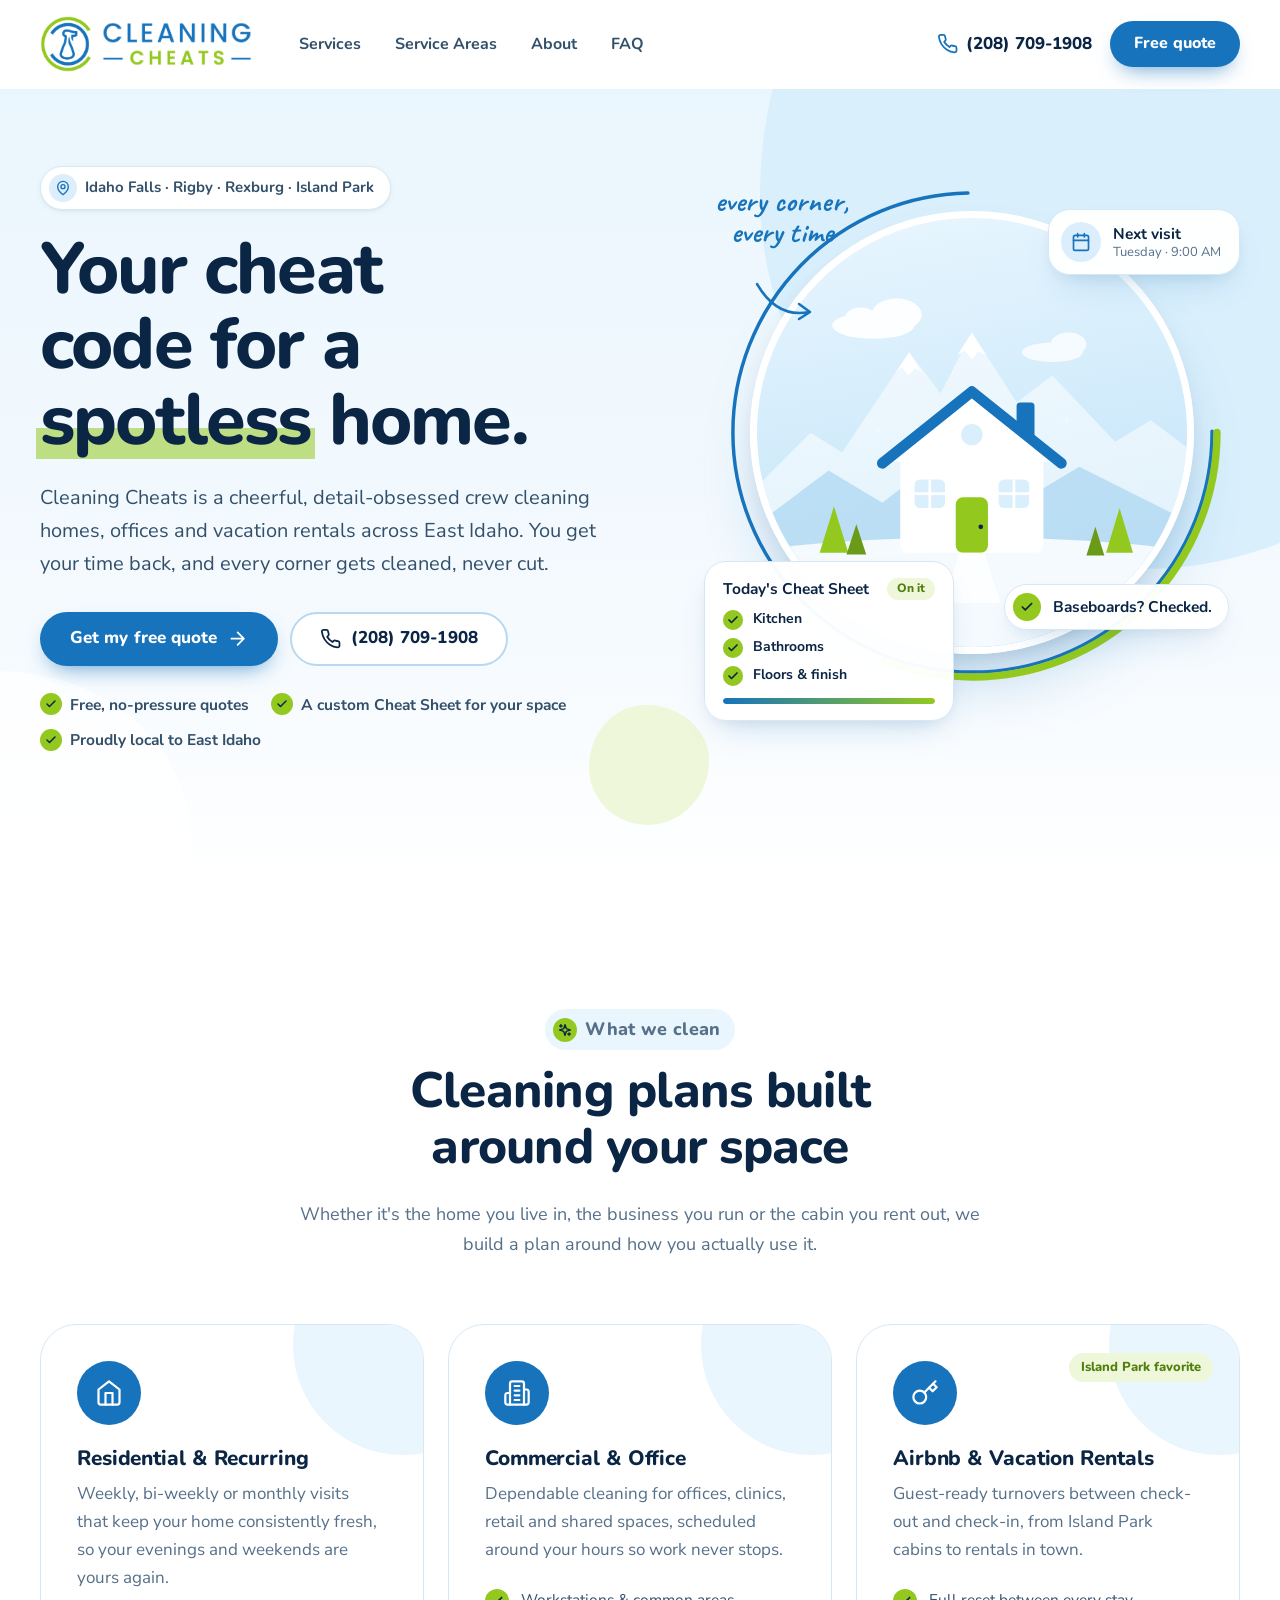
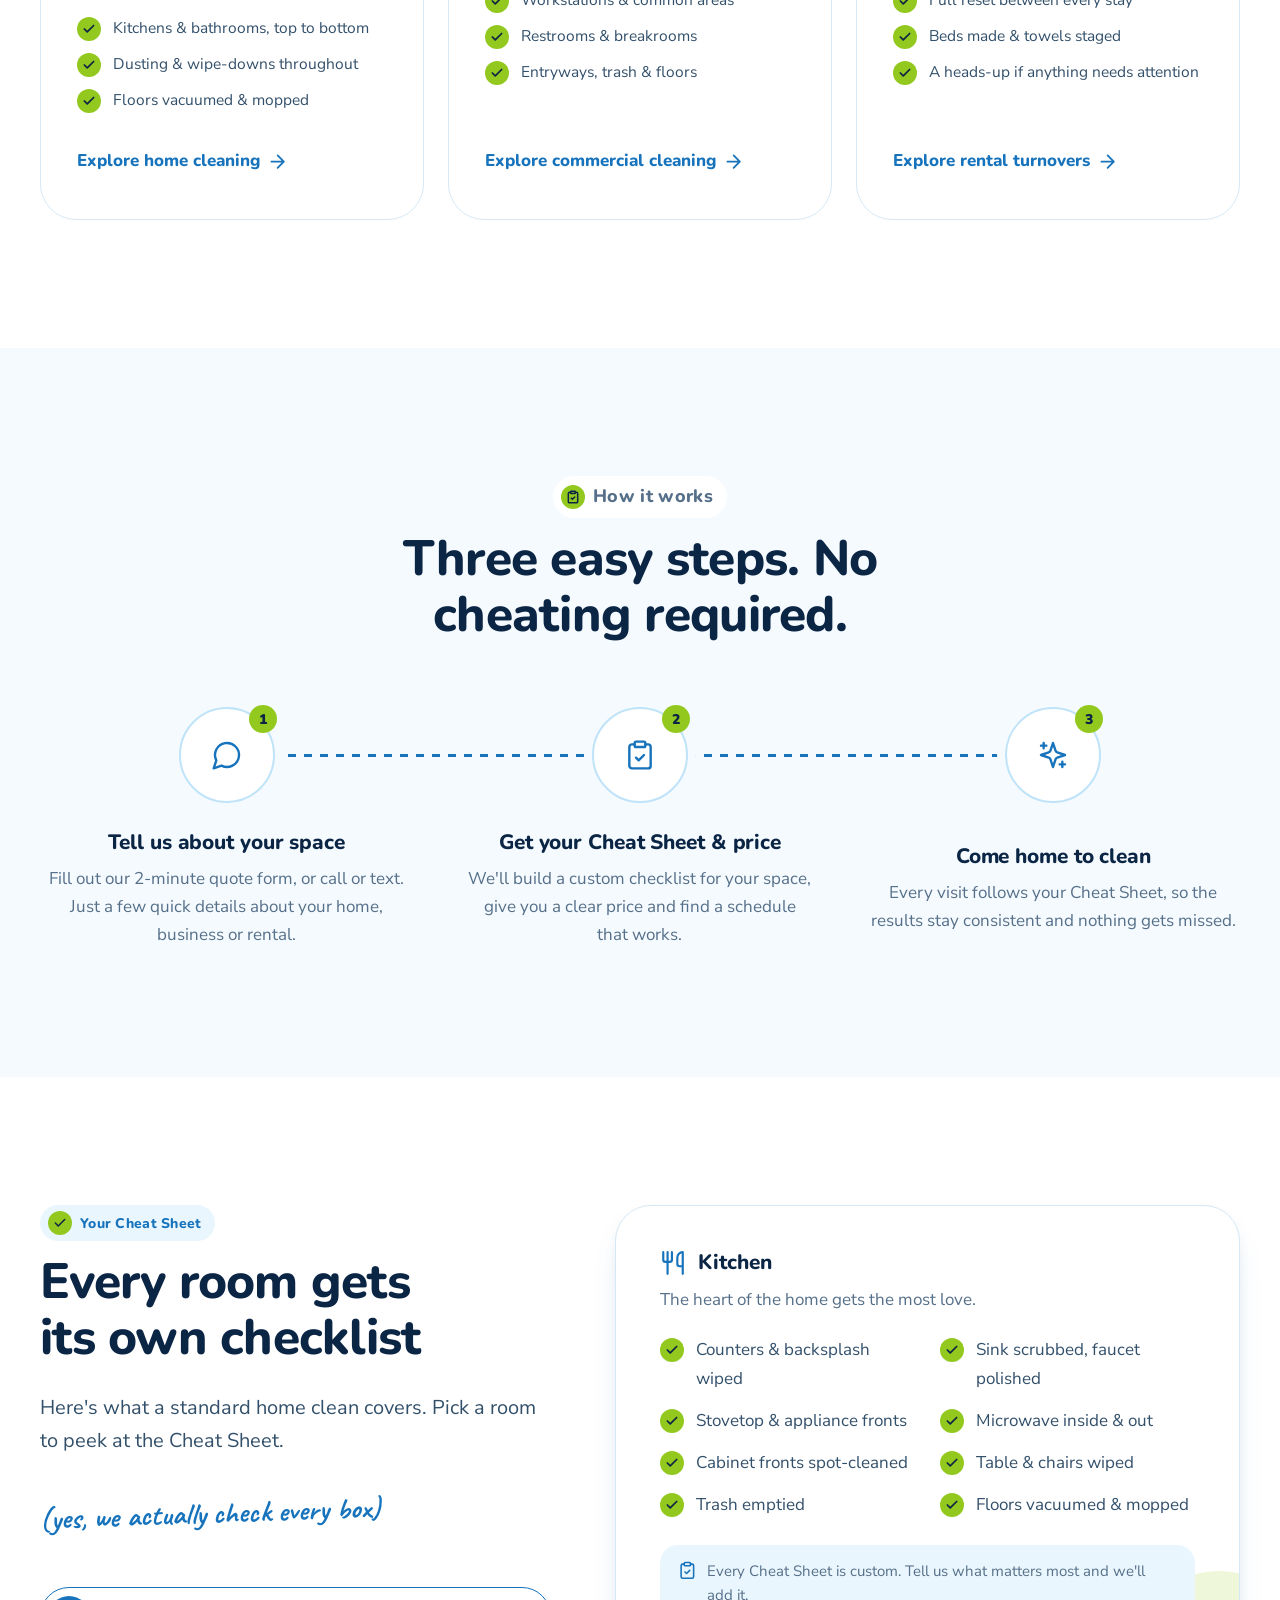
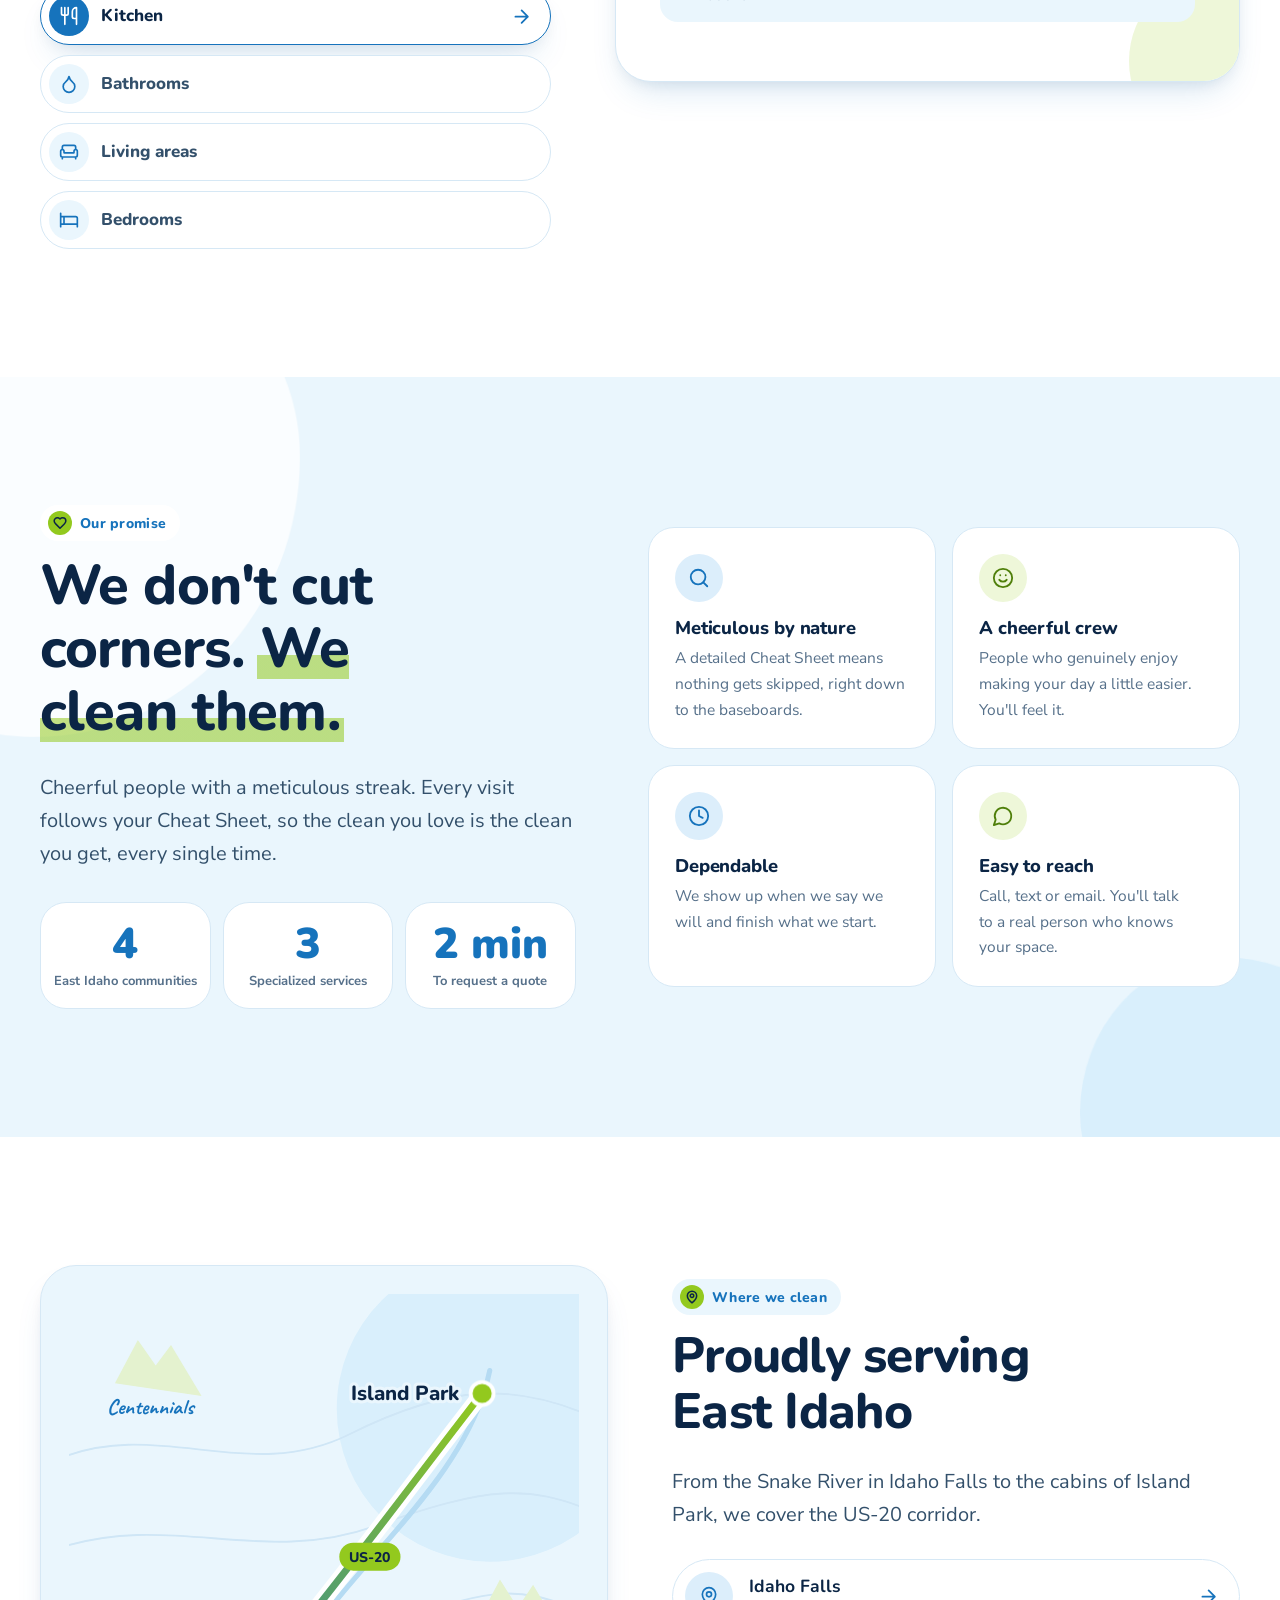
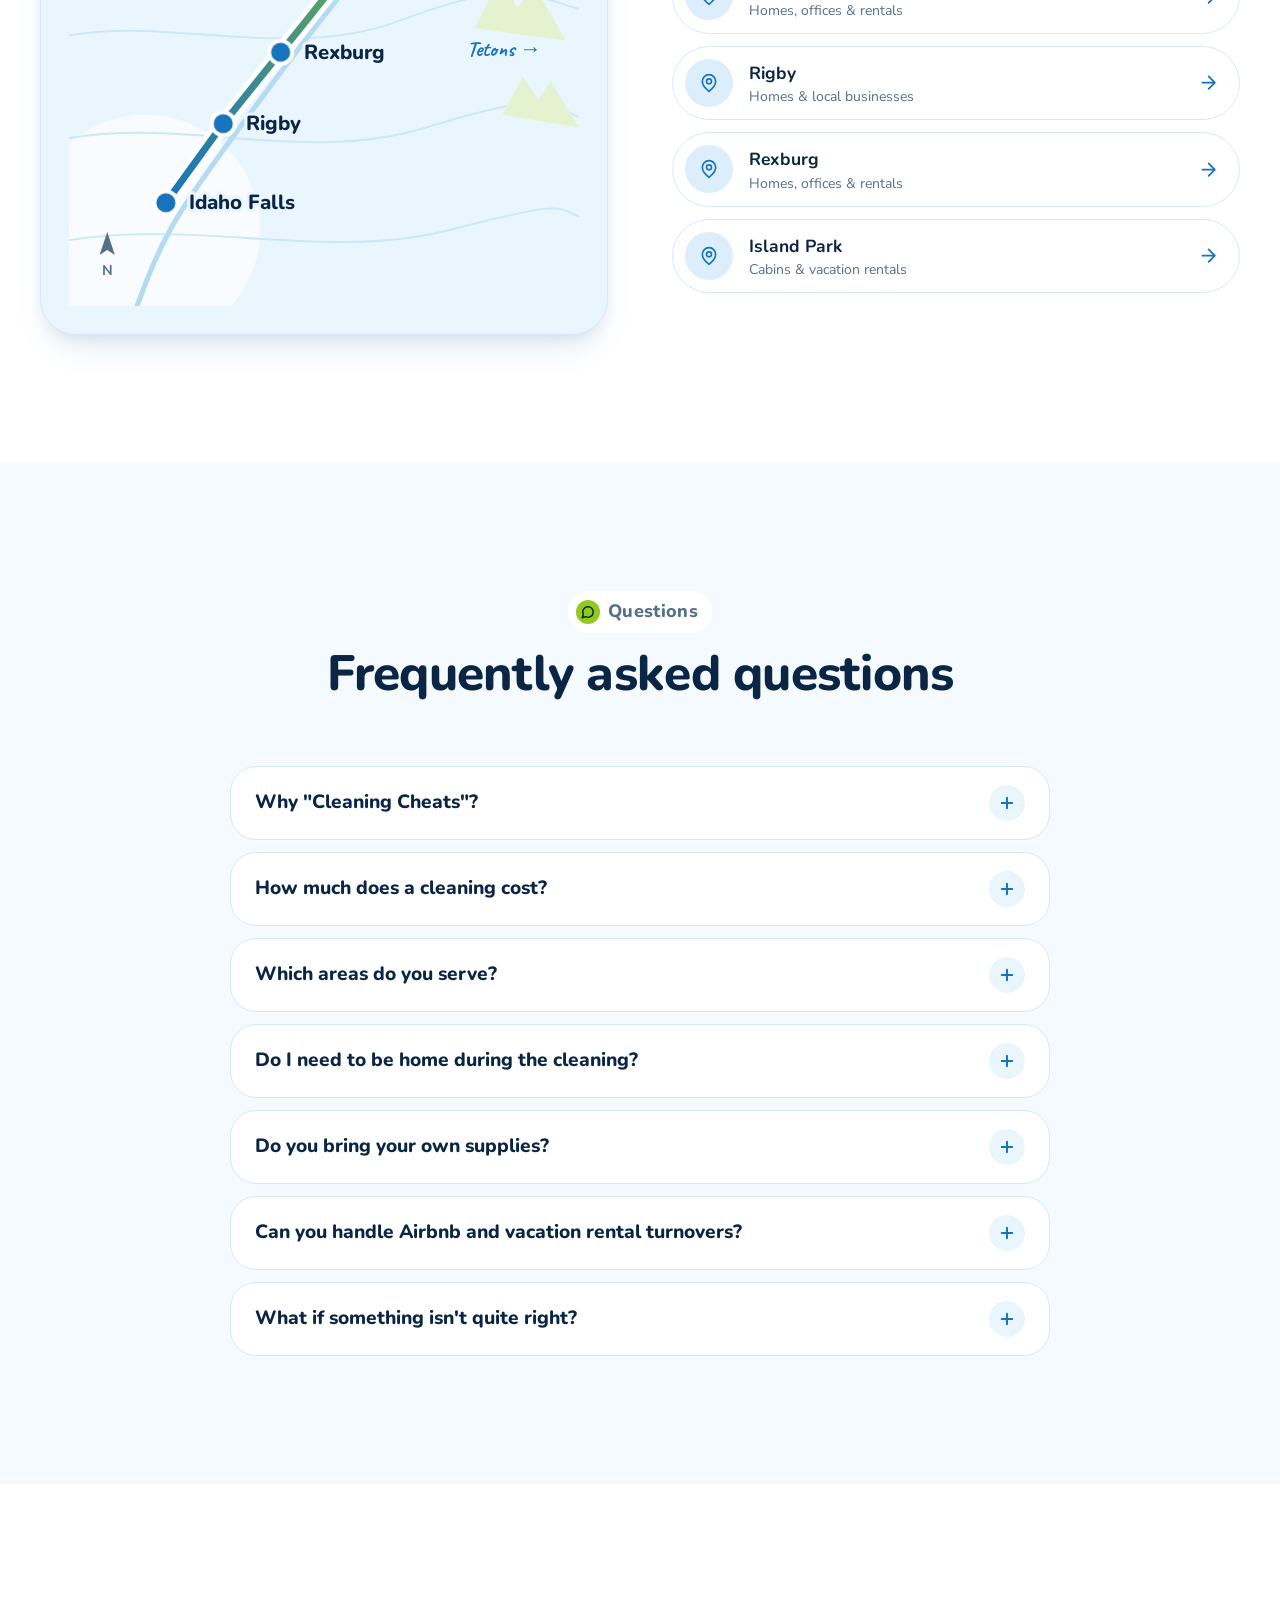
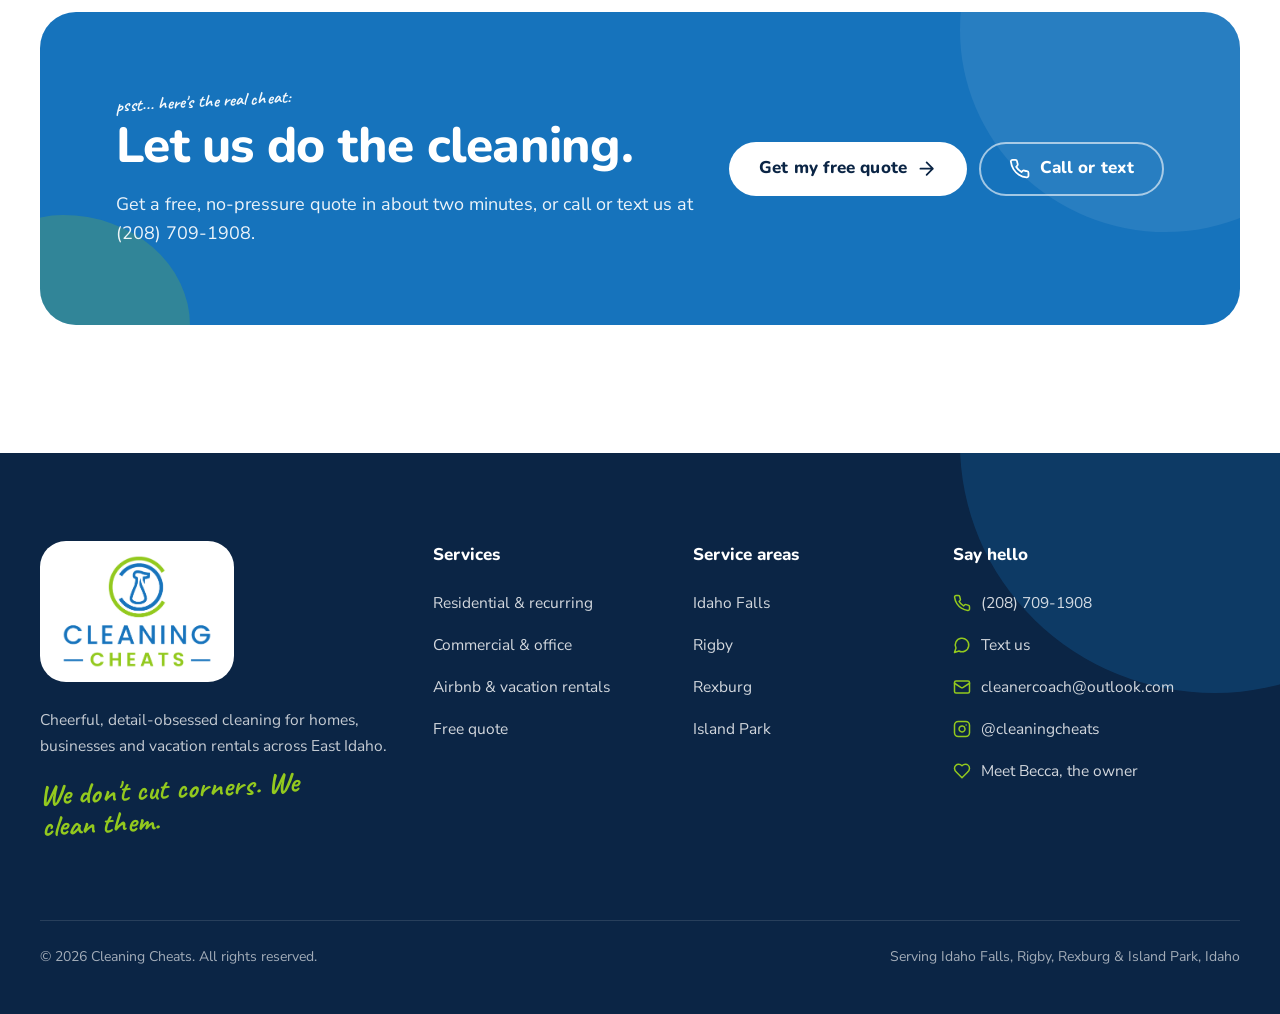
<file: index.html>
<!doctype html>
<html lang="en">
<head>
  <meta charset="utf-8">
  <meta name="viewport" content="width=device-width, initial-scale=1, viewport-fit=cover">
  <title>House, Office &amp; Vacation Rental Cleaning in East Idaho | Cleaning Cheats</title>
  <meta name="description" content="Cleaning Cheats is a cheerful, detail-obsessed cleaning crew serving homes, offices and vacation rentals in Idaho Falls, Rigby, Rexburg and Island Park. Free quote in about 2 minutes.">
  <link rel="canonical" href="https://cleaningcheats.com/">
  <meta name="theme-color" content="#1673bc">
  <meta property="og:type" content="website">
  <meta property="og:site_name" content="Cleaning Cheats">
  <meta property="og:title" content="House, Office &amp; Vacation Rental Cleaning in East Idaho | Cleaning Cheats">
  <meta property="og:description" content="Cleaning Cheats is a cheerful, detail-obsessed cleaning crew serving homes, offices and vacation rentals in Idaho Falls, Rigby, Rexburg and Island Park. Free quote in about 2 minutes.">
  <meta property="og:url" content="https://cleaningcheats.com/">
  <meta property="og:image" content="https://cleaningcheats.com/assets/img/logo-original.jpg">
  <link rel="icon" href="assets/img/logo-mark.png" type="image/png">
  <link rel="apple-touch-icon" href="assets/img/logo-mark.png">
  <link rel="preconnect" href="https://fonts.googleapis.com">
  <link rel="preconnect" href="https://fonts.gstatic.com" crossorigin>
  <link rel="stylesheet" href="https://fonts.googleapis.com/css2?family=Caveat:wght@700&amp;family=Nunito+Sans:opsz,wght@6..12,400;6..12,600;6..12,700&amp;family=Nunito:wght@700;800;900&amp;display=swap">
  <link rel="stylesheet" href="assets/css/styles.css">
  <script>document.documentElement.classList.add('js');</script>
  <script src="assets/js/main.js" defer></script>
  <script type="application/ld+json">
  {
    "@context": "https://schema.org",
    "@type": "LocalBusiness",
    "@id": "https://cleaningcheats.com/#business",
    "name": "Cleaning Cheats",
    "description": "Residential, commercial and vacation rental cleaning in East Idaho.",
    "url": "https://cleaningcheats.com/",
    "logo": "https://cleaningcheats.com/assets/img/logo-original.jpg",
    "image": "https://cleaningcheats.com/assets/img/logo-original.jpg",
    "founder": { "@type": "Person", "name": "Becca Hansen" },
    "sameAs": ["https://www.instagram.com/cleaningcheats/"],
    "telephone": "+1-208-709-1908",
    "email": "cleanercoach@outlook.com",
    "address": { "@type": "PostalAddress", "addressRegion": "ID", "addressCountry": "US" },
    "areaServed": [
      { "@type": "City", "name": "Idaho Falls", "containedInPlace": { "@type": "State", "name": "Idaho" } },
      { "@type": "City", "name": "Rigby", "containedInPlace": { "@type": "State", "name": "Idaho" } },
      { "@type": "City", "name": "Rexburg", "containedInPlace": { "@type": "State", "name": "Idaho" } },
      { "@type": "City", "name": "Island Park", "containedInPlace": { "@type": "State", "name": "Idaho" } }
    ],
    "hasOfferCatalog": {
      "@type": "OfferCatalog",
      "name": "Cleaning services",
      "itemListElement": [
        { "@type": "Offer", "itemOffered": { "@type": "Service", "name": "Residential & recurring house cleaning" } },
        { "@type": "Offer", "itemOffered": { "@type": "Service", "name": "Commercial & office cleaning" } },
        { "@type": "Offer", "itemOffered": { "@type": "Service", "name": "Airbnb & vacation rental turnover cleaning" } }
      ]
    }
  }
  </script>
</head>
<body>
  <svg class="sprite" aria-hidden="true" focusable="false" xmlns="http://www.w3.org/2000/svg">
    <symbol id="i-home" viewBox="0 0 24 24"><path d="m3 9 9-7 9 7v11a2 2 0 0 1-2 2H5a2 2 0 0 1-2-2z"/><path d="M9 22V12h6v10"/></symbol>
    <symbol id="i-building" viewBox="0 0 24 24"><path d="M6 22V4a2 2 0 0 1 2-2h8a2 2 0 0 1 2 2v18Z"/><path d="M6 12H4a2 2 0 0 0-2 2v6a2 2 0 0 0 2 2h2"/><path d="M18 9h2a2 2 0 0 1 2 2v9a2 2 0 0 1-2 2h-2"/><path d="M10 6h4M10 10h4M10 14h4M10 18h4"/></symbol>
    <symbol id="i-key" viewBox="0 0 24 24"><circle cx="7.5" cy="15.5" r="5.5"/><path d="m21 2-9.6 9.6"/><path d="m15.5 7.5 3 3L22 7l-3-3"/></symbol>
    <symbol id="i-phone" viewBox="0 0 24 24"><path d="M22 16.92v3a2 2 0 0 1-2.18 2 19.79 19.79 0 0 1-8.63-3.07 19.5 19.5 0 0 1-6-6 19.79 19.79 0 0 1-3.07-8.67A2 2 0 0 1 4.11 2h3a2 2 0 0 1 2 1.72 12.84 12.84 0 0 0 .7 2.81 2 2 0 0 1-.45 2.11L8.09 9.91a16 16 0 0 0 6 6l1.27-1.27a2 2 0 0 1 2.11-.45 12.84 12.84 0 0 0 2.81.7A2 2 0 0 1 22 16.92z"/></symbol>
    <symbol id="i-mail" viewBox="0 0 24 24"><rect width="20" height="16" x="2" y="4" rx="2"/><path d="m22 7-8.97 5.7a1.94 1.94 0 0 1-2.06 0L2 7"/></symbol>
    <symbol id="i-pin" viewBox="0 0 24 24"><path d="M20 10c0 6-8 12-8 12s-8-6-8-12a8 8 0 0 1 16 0Z"/><circle cx="12" cy="10" r="3"/></symbol>
    <symbol id="i-check" viewBox="0 0 24 24"><path d="M20 6 9 17l-5-5"/></symbol>
    <symbol id="i-sparkles" viewBox="0 0 24 24"><path d="m12 3-1.9 5.8a2 2 0 0 1-1.3 1.3L3 12l5.8 1.9a2 2 0 0 1 1.3 1.3L12 21l1.9-5.8a2 2 0 0 1 1.3-1.3L21 12l-5.8-1.9a2 2 0 0 1-1.3-1.3Z"/><path d="M5 3v4M19 17v4M3 5h4M17 19h4"/></symbol>
    <symbol id="i-calendar" viewBox="0 0 24 24"><rect width="18" height="18" x="3" y="4" rx="2"/><path d="M16 2v4M8 2v4M3 10h18"/></symbol>
    <symbol id="i-clipboard" viewBox="0 0 24 24"><rect width="8" height="4" x="8" y="2" rx="1"/><path d="M16 4h2a2 2 0 0 1 2 2v14a2 2 0 0 1-2 2H6a2 2 0 0 1-2-2V6a2 2 0 0 1 2-2h2"/><path d="m9 14 2 2 4-4"/></symbol>
    <symbol id="i-users" viewBox="0 0 24 24"><path d="M16 21v-2a4 4 0 0 0-4-4H6a4 4 0 0 0-4 4v2"/><circle cx="9" cy="7" r="4"/><path d="M22 21v-2a4 4 0 0 0-3-3.87M16 3.13a4 4 0 0 1 0 7.75"/></symbol>
    <symbol id="i-message" viewBox="0 0 24 24"><path d="M7.9 20A9 9 0 1 0 4 16.1L2 22Z"/></symbol>
    <symbol id="i-arrow-right" viewBox="0 0 24 24"><path d="M5 12h14M12 5l7 7-7 7"/></symbol>
    <symbol id="i-arrow-left" viewBox="0 0 24 24"><path d="M19 12H5M12 19l-7-7 7-7"/></symbol>
    <symbol id="i-menu" viewBox="0 0 24 24"><path d="M4 7h16M4 12h16M4 17h16"/></symbol>
    <symbol id="i-close" viewBox="0 0 24 24"><path d="M18 6 6 18M6 6l12 12"/></symbol>
    <symbol id="i-clock" viewBox="0 0 24 24"><circle cx="12" cy="12" r="10"/><path d="M12 6v6l4 2"/></symbol>
    <symbol id="i-repeat" viewBox="0 0 24 24"><path d="m17 2 4 4-4 4"/><path d="M3 11v-1a4 4 0 0 1 4-4h14"/><path d="m7 22-4-4 4-4"/><path d="M21 13v1a4 4 0 0 1-4 4H3"/></symbol>
    <symbol id="i-bed" viewBox="0 0 24 24"><path d="M2 4v16M2 8h18a2 2 0 0 1 2 2v10M2 17h20M6 8v9"/></symbol>
    <symbol id="i-droplet" viewBox="0 0 24 24"><path d="M12 22a7 7 0 0 0 7-7c0-2-1-3.9-3-5.5s-3.5-4-4-6.5c-.5 2.5-2 4.9-4 6.5C6 11.1 5 13 5 15a7 7 0 0 0 7 7z"/></symbol>
    <symbol id="i-utensils" viewBox="0 0 24 24"><path d="M3 2v7c0 1.1.9 2 2 2h4a2 2 0 0 0 2-2V2M7 2v20M21 15V2a5 5 0 0 0-5 5v6c0 1.1.9 2 2 2h3Zm0 0v7"/></symbol>
    <symbol id="i-sofa" viewBox="0 0 24 24"><path d="M20 9V6a2 2 0 0 0-2-2H6a2 2 0 0 0-2 2v3"/><path d="M2 16a2 2 0 0 0 2 2h16a2 2 0 0 0 2-2v-5a2 2 0 0 0-4 0v1.5a.5.5 0 0 1-.5.5h-11a.5.5 0 0 1-.5-.5V11a2 2 0 0 0-4 0zM4 18v2M20 18v2"/></symbol>
    <symbol id="i-plus" viewBox="0 0 24 24"><path d="M12 5v14M5 12h14"/></symbol>
    <symbol id="i-alert" viewBox="0 0 24 24"><circle cx="12" cy="12" r="10"/><path d="M12 8v4M12 16h.01"/></symbol>
    <symbol id="i-send" viewBox="0 0 24 24"><path d="m22 2-7 20-4-9-9-4Z"/><path d="M22 2 11 13"/></symbol>
    <symbol id="i-instagram" viewBox="0 0 24 24"><rect width="20" height="20" x="2" y="2" rx="5"/><path d="M16 11.37A4 4 0 1 1 12.63 8 4 4 0 0 1 16 11.37z"/><path d="M17.5 6.5h.01"/></symbol>
    <symbol id="i-heart" viewBox="0 0 24 24"><path d="M19 14c1.49-1.46 3-3.21 3-5.5A5.5 5.5 0 0 0 16.5 3c-1.76 0-3 .5-4.5 2-1.5-1.5-2.74-2-4.5-2A5.5 5.5 0 0 0 2 8.5c0 2.3 1.5 4.05 3 5.5l7 7Z"/></symbol>
    <symbol id="i-star" viewBox="0 0 24 24"><path d="M12 2l3.09 6.26L22 9.27l-5 4.87 1.18 6.88L12 17.77l-6.18 3.25L7 14.14 2 9.27l6.91-1.01L12 2z"/></symbol>
    <symbol id="i-smile" viewBox="0 0 24 24"><circle cx="12" cy="12" r="10"/><path d="M8 14s1.5 2 4 2 4-2 4-2M9 9h.01M15 9h.01"/></symbol>
    <symbol id="i-search" viewBox="0 0 24 24"><circle cx="11" cy="11" r="8"/><path d="m21 21-4.3-4.3"/></symbol>
    <symbol id="i-hand" viewBox="0 0 24 24"><path d="M11 12h2a2 2 0 1 0 0-4h-3c-.6 0-1.1.2-1.4.6L3 14"/><path d="m7 18 1.6-1.4c.3-.4.8-.6 1.4-.6h4c1.1 0 2.1-.4 2.8-1.2l4.6-4.4a2 2 0 0 0-2.75-2.91l-4.2 3.9"/><path d="m2 13 6 6"/></symbol>
  </svg>

  <a class="skip-link" href="#main">Skip to main content</a>

  <header class="site-header" data-header>
    <div class="container header-inner">
      <a class="brand" href="index.html" aria-label="Cleaning Cheats home">
        <img class="brand-mark" src="assets/img/logo-mark.png" width="292" height="311" alt="">
        <img class="brand-word" src="assets/img/logo-wordmark.png" width="739" height="215" alt="Cleaning Cheats">
      </a>
      <nav class="nav" aria-label="Primary">
        <ul class="nav-list">
          <li><a href="services.html">Services</a></li>
          <li><a href="areas.html">Service Areas</a></li>
          <li><a href="about.html">About</a></li>
          <li><a href="index.html#faq">FAQ</a></li>
        </ul>
      </nav>
      <div class="header-actions">
        <a class="header-phone" href="tel:+12087091908"><svg class="icon" aria-hidden="true"><use href="#i-phone"/></svg><span>(208) 709-1908</span></a>
        <a class="btn btn-primary btn-sm" href="quote.html">Free quote</a>
        <button class="nav-toggle" type="button" aria-expanded="false" aria-controls="mobile-menu" aria-label="Open menu" data-nav-toggle>
          <svg class="icon icon-menu" aria-hidden="true"><use href="#i-menu"/></svg>
          <svg class="icon icon-close" aria-hidden="true"><use href="#i-close"/></svg>
        </button>
      </div>
    </div>
  </header>

  <div class="mobile-menu" id="mobile-menu" hidden>
    <nav aria-label="Mobile">
      <ul class="mobile-menu-list">
        <li style="--i:0"><a href="index.html" aria-current="page">Home <svg class="icon" aria-hidden="true"><use href="#i-arrow-right"/></svg></a></li>
        <li style="--i:1"><a href="services.html">Services <svg class="icon" aria-hidden="true"><use href="#i-arrow-right"/></svg></a></li>
        <li style="--i:2"><a href="areas.html">Service Areas <svg class="icon" aria-hidden="true"><use href="#i-arrow-right"/></svg></a></li>
        <li style="--i:3"><a href="about.html">About <svg class="icon" aria-hidden="true"><use href="#i-arrow-right"/></svg></a></li>
        <li style="--i:4"><a href="index.html#faq">FAQ <svg class="icon" aria-hidden="true"><use href="#i-arrow-right"/></svg></a></li>
      </ul>
    </nav>
    <div class="mobile-menu-actions">
      <a class="btn btn-primary btn-block" href="quote.html">Get my free quote <svg class="icon icon-arrow" aria-hidden="true"><use href="#i-arrow-right"/></svg></a>
      <a class="btn btn-ghost btn-block" href="tel:+12087091908"><svg class="icon" aria-hidden="true"><use href="#i-phone"/></svg> Call or text (208) 709-1908</a>
    </div>
    <p class="mobile-menu-meta">Serving Idaho Falls, Rigby, Rexburg &amp; Island Park<br><a href="mailto:cleanercoach@outlook.com">cleanercoach@outlook.com</a><br><a href="https://www.instagram.com/cleaningcheats/" target="_blank" rel="noopener">@cleaningcheats on Instagram</a></p>
    <p class="hand">We don't cut corners. We clean them.</p>
  </div>

  <main id="main">
    <!-- ============ HERO ============ -->
    <section class="hero" aria-labelledby="hero-title">
      <span class="blob blob--sky b1" aria-hidden="true"></span>
      <span class="blob blob--white b2" aria-hidden="true"></span>
      <span class="blob blob--lime b3" aria-hidden="true"></span>
      <div class="container hero-grid">
        <div class="hero-copy">
          <p class="eyebrow reveal"><span class="eyebrow-dot"><svg class="icon" aria-hidden="true"><use href="#i-pin"/></svg></span> Idaho Falls · Rigby · Rexburg · Island Park</p>
          <h1 id="hero-title" class="reveal" style="--d:1">Your cheat code for a <span class="swipe">spotless</span> home.</h1>
          <p class="lead reveal" style="--d:2">Cleaning Cheats is a cheerful, detail-obsessed crew cleaning homes, offices and vacation rentals across East Idaho. You get your time back, and every corner gets cleaned, never cut.</p>
          <div class="hero-ctas reveal" style="--d:3">
            <a class="btn btn-primary" href="quote.html">Get my free quote <svg class="icon icon-arrow" aria-hidden="true"><use href="#i-arrow-right"/></svg></a>
            <a class="btn btn-ghost" href="tel:+12087091908"><svg class="icon" aria-hidden="true"><use href="#i-phone"/></svg> (208) 709-1908</a>
          </div>
          <ul class="hero-trust reveal" style="--d:4">
            <li><span class="check"><svg class="icon" aria-hidden="true"><use href="#i-check"/></svg></span> Free, no-pressure quotes</li>
            <li><span class="check"><svg class="icon" aria-hidden="true"><use href="#i-check"/></svg></span> A custom Cheat Sheet for your space</li>
            <li><span class="check"><svg class="icon" aria-hidden="true"><use href="#i-check"/></svg></span> Proudly local to East Idaho</li>
          </ul>
        </div>

        <div class="hero-art reveal reveal--scale" style="--d:2" aria-hidden="true">
          <div class="art-stage">
            <div class="art-circle">
              <!-- PHOTO SLOT: to use a real photo, replace the <svg class="art-scene"> below with
                   <img src="assets/img/hero.webp" width="1000" height="1000" alt="" fetchpriority="high"> -->
              <svg class="art-scene" viewBox="0 0 480 480" preserveAspectRatio="xMidYMax slice">
                <g class="cloud" fill="#fff" opacity=".9"><ellipse cx="130" cy="120" rx="46" ry="15"/><ellipse cx="156" cy="108" rx="28" ry="18"/><ellipse cx="116" cy="112" rx="18" ry="12"/></g>
                <g class="cloud cloud-2" fill="#fff" opacity=".75"><ellipse cx="330" cy="150" rx="34" ry="11"/><ellipse cx="348" cy="141" rx="20" ry="13"/></g>
                <path d="M0 300 L60 240 L95 262 L170 150 L205 196 L240 128 L290 206 L330 176 L400 250 L440 226 L480 256 V480 H0Z" fill="#fff" opacity=".55"/>
                <path d="M240 128 L256 153 L247 149 L240 158 L232 148 L224 153Z" fill="#fff"/>
                <path d="M170 150 L184 172 L176 168 L169 176 L162 167 L156 171Z" fill="#fff"/>
                <path d="M0 342 L80 282 L140 318 L210 264 L290 320 L360 278 L480 338 V480 H0Z" fill="#9fd0f0" opacity=".6"/>
                <path d="M0 372 C120 352 360 352 480 372 V480 H0Z" fill="#f4fafe"/>
                <g fill="#93c91e"><path d="M70 374 l16 -52 l16 52Z"/><path d="M390 374 l15 -50 l15 50Z"/></g>
                <g fill="#6a9a17"><path d="M100 376 l11 -34 l11 34Z"/><path d="M368 377 l10 -32 l10 32Z"/></g>
                <rect x="290" y="206" width="20" height="44" rx="4" fill="#1673bc"/>
                <path d="M144 272 L240 196 L336 272 Z" fill="#fff"/>
                <rect x="160" y="262" width="160" height="112" rx="8" fill="#fff"/>
                <path d="M140 274 L240 194 L340 274" fill="none" stroke="#1673bc" stroke-width="12" stroke-linecap="round" stroke-linejoin="round"/>
                <circle cx="240" cy="242" r="12" fill="#d9effc"/>
                <rect x="176" y="292" width="34" height="32" rx="6" fill="#d9effc"/>
                <rect x="270" y="292" width="34" height="32" rx="6" fill="#d9effc"/>
                <path d="M193 292v32M176 308h34M287 292v32M270 308h34" stroke="#fff" stroke-width="3"/>
                <rect x="222" y="312" width="36" height="62" rx="8" fill="#93c91e"/>
                <circle cx="250" cy="345" r="2.6" fill="#0b2545"/>
                <path d="M226 374 L254 374 L272 430 L208 430Z" fill="#fff" opacity=".85"/>
                <g transform="translate(206 286)"><path class="twinkle" d="M0 -12C1.4 -3.4 3.4 -1.4 12 0 3.4 1.4 1.4 3.4 0 12-1.4 3.4-3.4 1.4-12 0-3.4-1.4-1.4-3.4 0-12Z" fill="#fff"/></g>
                <g transform="translate(346 226)"><path class="twinkle" style="animation-delay:.9s" d="M0 -10C1.2 -2.8 2.8 -1.2 10 0 2.8 1.2 1.2 2.8 0 10-1.2 2.8-2.8 1.2-10 0-2.8-1.2-1.2-2.8 0-10Z" fill="#fff"/></g>
                <g transform="translate(136 236)"><path class="twinkle" style="animation-delay:1.7s" d="M0 -9C1.1 -2.5 2.5 -1.1 9 0 2.5 1.1 1.1 2.5 0 9-1.1 2.5-2.5 1.1-9 0-2.5-1.1-1.1-2.5 0-9Z" fill="#fff"/></g>
              </svg>
              <div class="bubbles">
                <span class="bubble" style="--x:22%;--s:22px;--delay:0s;--t:8s;--dx:14px"></span>
                <span class="bubble" style="--x:36%;--s:14px;--delay:2.2s;--t:7s;--dx:-10px"></span>
                <span class="bubble" style="--x:68%;--s:26px;--delay:1.1s;--t:9s;--dx:-16px"></span>
                <span class="bubble" style="--x:78%;--s:12px;--delay:3.4s;--t:7.5s;--dx:8px"></span>
                <span class="bubble" style="--x:52%;--s:18px;--delay:4.6s;--t:8.5s;--dx:12px"></span>
              </div>
            </div>
            <svg class="art-rings" viewBox="0 0 100 100" aria-hidden="true"><circle class="ring-blue" cx="50" cy="50" r="48.6" fill="none" stroke="#1673bc" stroke-width=".7" stroke-linecap="round" stroke-dasharray="228 77"/><circle class="ring-lime" cx="50" cy="50" r="49.6" fill="none" stroke="#93c91e" stroke-width="1.5" stroke-linecap="round" stroke-dasharray="96 216"/></svg>
          </div>

          <div class="hero-note">
            <p class="hand">every corner,<br>every time</p>
            <svg class="hand-arrow" viewBox="0 0 64 44" fill="none"><path pathLength="1" d="M4 6 C 18 30, 36 38, 56 34 M46 26 L57 34 L46 41" stroke="currentColor" stroke-width="2.5" stroke-linecap="round" stroke-linejoin="round"/></svg>
          </div>

          <div class="float-card fc-sheet">
            <div class="fc-sheet-head"><strong>Today's Cheat Sheet</strong><span class="fc-badge">On it</span></div>
            <ul>
              <li><span class="fc-tick" style="--t:1.4s"><svg class="icon" aria-hidden="true"><use href="#i-check"/></svg></span> Kitchen</li>
              <li><span class="fc-tick" style="--t:1.9s"><svg class="icon" aria-hidden="true"><use href="#i-check"/></svg></span> Bathrooms</li>
              <li><span class="fc-tick" style="--t:2.4s"><svg class="icon" aria-hidden="true"><use href="#i-check"/></svg></span> Floors &amp; finish</li>
            </ul>
            <div class="fc-progress"><span></span></div>
          </div>
          <div class="float-card fc-visit">
            <span class="fc-icon"><svg class="icon" aria-hidden="true"><use href="#i-calendar"/></svg></span>
            <div><strong>Next visit</strong><small>Tuesday · 9:00 AM</small></div>
          </div>
          <div class="float-card fc-checked"><span class="check"><svg class="icon" aria-hidden="true"><use href="#i-check"/></svg></span> <strong>Baseboards? Checked.</strong></div>
        </div>
      </div>
    </section>

    <!-- ============ SERVICES ============ -->
    <section class="section" id="services" aria-labelledby="services-title">
      <div class="container">
        <div class="section-head reveal">
          <p class="kicker"><span class="kicker-dot"><svg class="icon" aria-hidden="true"><use href="#i-sparkles"/></svg></span> What we clean</p>
          <h2 id="services-title">Cleaning plans built around your space</h2>
          <p>Whether it's the home you live in, the business you run or the cabin you rent out, we build a plan around how you actually use it.</p>
        </div>
        <div class="grid-3">
          <article class="service-card reveal" style="--d:0">
            <div class="service-icon"><svg class="icon" aria-hidden="true"><use href="#i-home"/></svg></div>
            <h3>Residential &amp; Recurring</h3>
            <p>Weekly, bi-weekly or monthly visits that keep your home consistently fresh, so your evenings and weekends are yours again.</p>
            <ul class="check-list">
              <li><span class="check"><svg class="icon" aria-hidden="true"><use href="#i-check"/></svg></span> Kitchens &amp; bathrooms, top to bottom</li>
              <li><span class="check"><svg class="icon" aria-hidden="true"><use href="#i-check"/></svg></span> Dusting &amp; wipe-downs throughout</li>
              <li><span class="check"><svg class="icon" aria-hidden="true"><use href="#i-check"/></svg></span> Floors vacuumed &amp; mopped</li>
            </ul>
            <a class="text-link" href="services.html#residential">Explore home cleaning <svg class="icon" aria-hidden="true"><use href="#i-arrow-right"/></svg></a>
          </article>
          <article class="service-card reveal" style="--d:1">
            <div class="service-icon"><svg class="icon" aria-hidden="true"><use href="#i-building"/></svg></div>
            <h3>Commercial &amp; Office</h3>
            <p>Dependable cleaning for offices, clinics, retail and shared spaces, scheduled around your hours so work never stops.</p>
            <ul class="check-list">
              <li><span class="check"><svg class="icon" aria-hidden="true"><use href="#i-check"/></svg></span> Workstations &amp; common areas</li>
              <li><span class="check"><svg class="icon" aria-hidden="true"><use href="#i-check"/></svg></span> Restrooms &amp; breakrooms</li>
              <li><span class="check"><svg class="icon" aria-hidden="true"><use href="#i-check"/></svg></span> Entryways, trash &amp; floors</li>
            </ul>
            <a class="text-link" href="services.html#commercial">Explore commercial cleaning <svg class="icon" aria-hidden="true"><use href="#i-arrow-right"/></svg></a>
          </article>
          <article class="service-card reveal" style="--d:2">
            <span class="service-tag">Island Park favorite</span>
            <div class="service-icon"><svg class="icon" aria-hidden="true"><use href="#i-key"/></svg></div>
            <h3>Airbnb &amp; Vacation Rentals</h3>
            <p>Guest-ready turnovers between check-out and check-in, from Island Park cabins to rentals in town.</p>
            <ul class="check-list">
              <li><span class="check"><svg class="icon" aria-hidden="true"><use href="#i-check"/></svg></span> Full reset between every stay</li>
              <li><span class="check"><svg class="icon" aria-hidden="true"><use href="#i-check"/></svg></span> Beds made &amp; towels staged</li>
              <li><span class="check"><svg class="icon" aria-hidden="true"><use href="#i-check"/></svg></span> A heads-up if anything needs attention</li>
            </ul>
            <a class="text-link" href="services.html#rentals">Explore rental turnovers <svg class="icon" aria-hidden="true"><use href="#i-arrow-right"/></svg></a>
          </article>
        </div>
      </div>
    </section>

    <!-- ============ HOW IT WORKS ============ -->
    <section class="section section--tint" aria-labelledby="how-title">
      <div class="container">
        <div class="section-head reveal">
          <p class="kicker"><span class="kicker-dot"><svg class="icon" aria-hidden="true"><use href="#i-clipboard"/></svg></span> How it works</p>
          <h2 id="how-title">Three easy steps. No cheating required.</h2>
        </div>
        <ol class="steps" data-animate>
          <li class="step reveal" style="--d:0">
            <div class="step-num"><svg class="icon" aria-hidden="true"><use href="#i-message"/></svg><span class="step-count">1</span></div>
            <div>
              <h3>Tell us about your space</h3>
              <p>Fill out our 2-minute quote form, or call or text. Just a few quick details about your home, business or rental.</p>
            </div>
          </li>
          <li class="step reveal" style="--d:2">
            <div class="step-num"><svg class="icon" aria-hidden="true"><use href="#i-clipboard"/></svg><span class="step-count">2</span></div>
            <div>
              <h3>Get your Cheat Sheet &amp; price</h3>
              <p>We'll build a custom checklist for your space, give you a clear price and find a schedule that works.</p>
            </div>
          </li>
          <li class="step reveal" style="--d:4">
            <div class="step-num"><svg class="icon" aria-hidden="true"><use href="#i-sparkles"/></svg><span class="step-count">3</span></div>
            <div>
              <h3>Come home to clean</h3>
              <p>Every visit follows your Cheat Sheet, so the results stay consistent and nothing gets missed.</p>
            </div>
          </li>
        </ol>
      </div>
    </section>

    <!-- ============ CHEAT SHEET ============ -->
    <section class="section" aria-labelledby="included-title">
      <div class="container included">
        <div class="reveal">
          <p class="kicker"><span class="kicker-dot"><svg class="icon" aria-hidden="true"><use href="#i-check"/></svg></span> Your Cheat Sheet</p>
          <h2 id="included-title">Every room gets its own checklist</h2>
          <p class="lead">Here's what a standard home clean covers. Pick a room to peek at the Cheat Sheet.</p>
          <p class="hand included-note">(yes, we actually check every box)</p>
          <div class="tablist" role="tablist" aria-label="Rooms" data-tabs>
            <button class="tab" type="button" role="tab" id="tab-kitchen" aria-controls="panel-kitchen" aria-selected="true">
              <span class="tab-icon"><svg class="icon" aria-hidden="true"><use href="#i-utensils"/></svg></span> Kitchen
              <svg class="icon tab-arrow" aria-hidden="true"><use href="#i-arrow-right"/></svg>
            </button>
            <button class="tab" type="button" role="tab" id="tab-bath" aria-controls="panel-bath" aria-selected="false" tabindex="-1">
              <span class="tab-icon"><svg class="icon" aria-hidden="true"><use href="#i-droplet"/></svg></span> Bathrooms
              <svg class="icon tab-arrow" aria-hidden="true"><use href="#i-arrow-right"/></svg>
            </button>
            <button class="tab" type="button" role="tab" id="tab-living" aria-controls="panel-living" aria-selected="false" tabindex="-1">
              <span class="tab-icon"><svg class="icon" aria-hidden="true"><use href="#i-sofa"/></svg></span> Living areas
              <svg class="icon tab-arrow" aria-hidden="true"><use href="#i-arrow-right"/></svg>
            </button>
            <button class="tab" type="button" role="tab" id="tab-bed" aria-controls="panel-bed" aria-selected="false" tabindex="-1">
              <span class="tab-icon"><svg class="icon" aria-hidden="true"><use href="#i-bed"/></svg></span> Bedrooms
              <svg class="icon tab-arrow" aria-hidden="true"><use href="#i-arrow-right"/></svg>
            </button>
          </div>
        </div>
        <div class="reveal" style="--d:1">
          <div class="tab-panel is-active" role="tabpanel" id="panel-kitchen" aria-labelledby="tab-kitchen" tabindex="0">
            <h3><svg class="icon" aria-hidden="true"><use href="#i-utensils"/></svg> Kitchen</h3>
            <p>The heart of the home gets the most love.</p>
            <ul class="check-list">
              <li style="--i:0"><span class="check"><svg class="icon" aria-hidden="true"><use href="#i-check"/></svg></span> Counters &amp; backsplash wiped</li>
              <li style="--i:1"><span class="check"><svg class="icon" aria-hidden="true"><use href="#i-check"/></svg></span> Sink scrubbed, faucet polished</li>
              <li style="--i:2"><span class="check"><svg class="icon" aria-hidden="true"><use href="#i-check"/></svg></span> Stovetop &amp; appliance fronts</li>
              <li style="--i:3"><span class="check"><svg class="icon" aria-hidden="true"><use href="#i-check"/></svg></span> Microwave inside &amp; out</li>
              <li style="--i:4"><span class="check"><svg class="icon" aria-hidden="true"><use href="#i-check"/></svg></span> Cabinet fronts spot-cleaned</li>
              <li style="--i:5"><span class="check"><svg class="icon" aria-hidden="true"><use href="#i-check"/></svg></span> Table &amp; chairs wiped</li>
              <li style="--i:6"><span class="check"><svg class="icon" aria-hidden="true"><use href="#i-check"/></svg></span> Trash emptied</li>
              <li style="--i:7"><span class="check"><svg class="icon" aria-hidden="true"><use href="#i-check"/></svg></span> Floors vacuumed &amp; mopped</li>
            </ul>
            <p class="panel-note"><svg class="icon" aria-hidden="true"><use href="#i-clipboard"/></svg> <span>Every Cheat Sheet is custom. Tell us what matters most and we'll add it.</span></p>
          </div>
          <div class="tab-panel" role="tabpanel" id="panel-bath" aria-labelledby="tab-bath" tabindex="0" hidden>
            <h3><svg class="icon" aria-hidden="true"><use href="#i-droplet"/></svg> Bathrooms</h3>
            <p>Scrubbed, sanitized and shining.</p>
            <ul class="check-list">
              <li style="--i:0"><span class="check"><svg class="icon" aria-hidden="true"><use href="#i-check"/></svg></span> Toilets cleaned inside, out &amp; behind</li>
              <li style="--i:1"><span class="check"><svg class="icon" aria-hidden="true"><use href="#i-check"/></svg></span> Showers &amp; tubs scrubbed</li>
              <li style="--i:2"><span class="check"><svg class="icon" aria-hidden="true"><use href="#i-check"/></svg></span> Sinks &amp; counters sanitized</li>
              <li style="--i:3"><span class="check"><svg class="icon" aria-hidden="true"><use href="#i-check"/></svg></span> Mirrors &amp; fixtures shined</li>
              <li style="--i:4"><span class="check"><svg class="icon" aria-hidden="true"><use href="#i-check"/></svg></span> Towels straightened</li>
              <li style="--i:5"><span class="check"><svg class="icon" aria-hidden="true"><use href="#i-check"/></svg></span> Trash emptied</li>
              <li style="--i:6"><span class="check"><svg class="icon" aria-hidden="true"><use href="#i-check"/></svg></span> Floors mopped</li>
            </ul>
            <p class="panel-note"><svg class="icon" aria-hidden="true"><use href="#i-clipboard"/></svg> <span>Natural stone or special finishes? We'll use the right products.</span></p>
          </div>
          <div class="tab-panel" role="tabpanel" id="panel-living" aria-labelledby="tab-living" tabindex="0" hidden>
            <h3><svg class="icon" aria-hidden="true"><use href="#i-sofa"/></svg> Living areas</h3>
            <p>The spaces where life happens, reset and refreshed.</p>
            <ul class="check-list">
              <li style="--i:0"><span class="check"><svg class="icon" aria-hidden="true"><use href="#i-check"/></svg></span> Dusting reachable surfaces</li>
              <li style="--i:1"><span class="check"><svg class="icon" aria-hidden="true"><use href="#i-check"/></svg></span> Light switches &amp; handles wiped</li>
              <li style="--i:2"><span class="check"><svg class="icon" aria-hidden="true"><use href="#i-check"/></svg></span> Mirrors &amp; glass cleaned</li>
              <li style="--i:3"><span class="check"><svg class="icon" aria-hidden="true"><use href="#i-check"/></svg></span> Baseboards dusted</li>
              <li style="--i:4"><span class="check"><svg class="icon" aria-hidden="true"><use href="#i-check"/></svg></span> Cobwebs removed</li>
              <li style="--i:5"><span class="check"><svg class="icon" aria-hidden="true"><use href="#i-check"/></svg></span> Floors vacuumed &amp; mopped</li>
            </ul>
            <p class="panel-note"><svg class="icon" aria-hidden="true"><use href="#i-clipboard"/></svg> <span>Pets at home? We'll pay extra attention to fur and paw prints.</span></p>
          </div>
          <div class="tab-panel" role="tabpanel" id="panel-bed" aria-labelledby="tab-bed" tabindex="0" hidden>
            <h3><svg class="icon" aria-hidden="true"><use href="#i-bed"/></svg> Bedrooms</h3>
            <p>A calm, clean space to end the day.</p>
            <ul class="check-list">
              <li style="--i:0"><span class="check"><svg class="icon" aria-hidden="true"><use href="#i-check"/></svg></span> Beds made neatly</li>
              <li style="--i:1"><span class="check"><svg class="icon" aria-hidden="true"><use href="#i-check"/></svg></span> Dressers &amp; nightstands dusted</li>
              <li style="--i:2"><span class="check"><svg class="icon" aria-hidden="true"><use href="#i-check"/></svg></span> Mirrors cleaned</li>
              <li style="--i:3"><span class="check"><svg class="icon" aria-hidden="true"><use href="#i-check"/></svg></span> Light tidying</li>
              <li style="--i:4"><span class="check"><svg class="icon" aria-hidden="true"><use href="#i-check"/></svg></span> Trash emptied</li>
              <li style="--i:5"><span class="check"><svg class="icon" aria-hidden="true"><use href="#i-check"/></svg></span> Floors vacuumed</li>
            </ul>
            <p class="panel-note"><svg class="icon" aria-hidden="true"><use href="#i-clipboard"/></svg> <span>Commercial and rental Cheat Sheets are built around your specific space.</span></p>
          </div>
        </div>
      </div>
    </section>

    <!-- ============ CORNERS ============ -->
    <section class="section section--sky" aria-labelledby="corners-title">
      <span class="blob blob--white" style="width:520px;height:520px;left:-220px;top:-160px;--t:17s" aria-hidden="true"></span>
      <span class="blob blob--sky" style="width:300px;height:300px;right:-100px;bottom:-120px;--t:13s" aria-hidden="true"></span>
      <div class="container corners">
        <div class="reveal">
          <p class="kicker"><span class="kicker-dot"><svg class="icon" aria-hidden="true"><use href="#i-heart"/></svg></span> Our promise</p>
          <h2 id="corners-title">We don't cut corners. <span class="swipe">We clean them.</span></h2>
          <p class="lead">Cheerful people with a meticulous streak. Every visit follows your Cheat Sheet, so the clean you love is the clean you get, every single time.</p>
          <div class="stats">
            <div class="stat"><strong><span data-count="4" aria-hidden="true">4</span><span class="sr-only">4</span></strong><span>East Idaho communities</span></div>
            <div class="stat"><strong><span data-count="3" aria-hidden="true">3</span><span class="sr-only">3</span></strong><span>Specialized services</span></div>
            <div class="stat"><strong><span data-count="2" aria-hidden="true">2</span><span class="sr-only">2</span> min</strong><span>To request a quote</span></div>
          </div>
        </div>
        <div class="features">
          <div class="feature reveal" style="--d:0"><span class="fc-icon"><svg class="icon" aria-hidden="true"><use href="#i-search"/></svg></span><h3>Meticulous by nature</h3><p>A detailed Cheat Sheet means nothing gets skipped, right down to the baseboards.</p></div>
          <div class="feature reveal" style="--d:1"><span class="fc-icon"><svg class="icon" aria-hidden="true"><use href="#i-smile"/></svg></span><h3>A cheerful crew</h3><p>People who genuinely enjoy making your day a little easier. You'll feel it.</p></div>
          <div class="feature reveal" style="--d:2"><span class="fc-icon"><svg class="icon" aria-hidden="true"><use href="#i-clock"/></svg></span><h3>Dependable</h3><p>We show up when we say we will and finish what we start.</p></div>
          <div class="feature reveal" style="--d:3"><span class="fc-icon"><svg class="icon" aria-hidden="true"><use href="#i-message"/></svg></span><h3>Easy to reach</h3><p>Call, text or email. You'll talk to a real person who knows your space.</p></div>
        </div>
      </div>
    </section>

    <!-- ============ SERVICE AREAS ============ -->
    <section class="section" aria-labelledby="areas-title">
      <div class="container areas">
        <div class="map-card reveal reveal--scale" data-animate>
          <svg class="map" viewBox="0 0 400 480" role="img" aria-labelledby="map-title map-desc">
            <title id="map-title">Cleaning Cheats service area</title>
            <desc id="map-desc">A map of East Idaho showing Idaho Falls, Rigby, Rexburg and Island Park along the US-20 corridor.</desc>
            <defs><linearGradient id="map-route-grad" x1="0" y1="1" x2="1" y2="0"><stop offset="0" stop-color="#1673bc"/><stop offset="1" stop-color="#93c91e"/></linearGradient></defs>
            <circle cx="330" cy="90" r="120" fill="#d9effc"/>
            <circle cx="60" cy="420" r="90" fill="#fff" opacity=".7"/>
            <g fill="none" stroke="#cfe6f6" stroke-width="1.5">
              <path d="M-10 130 C 70 96, 140 150, 220 110 S 350 70, 410 96"/>
              <path d="M-10 200 C 80 170, 150 214, 240 182 S 360 150, 410 170"/>
              <path d="M-10 270 C 70 250, 170 290, 260 256 S 360 236, 410 250"/>
              <path d="M-10 350 C 90 330, 180 370, 280 340 S 370 320, 410 336"/>
              <path d="M-10 430 C 100 410, 200 446, 300 420 S 380 404, 410 414"/>
            </g>
            <g fill="#e4f2cf"><path d="M318 262 l20 -38 l14 22 l12 -18 l26 44 z"/><path d="M340 330 l16 -30 l12 18 l10 -14 l22 36 z"/><path d="M36 70 l18 -34 l14 20 l12 -16 l24 40 z"/></g>
            <text class="map-note" x="312" y="284">Tetons →</text>
            <text class="map-note" x="30" y="94">Centennials</text>
            <path d="M330 60 C 316 130, 250 190, 210 240 S 150 318, 118 362 S 70 430, 50 490" fill="none" stroke="#b5dbf3" stroke-width="4" stroke-linecap="round"/>
            <path d="M76 399 L121 337 L166 281 C 215 222, 262 158, 324 78" fill="none" stroke="#fff" stroke-width="13" stroke-linecap="round" stroke-linejoin="round"/>
            <path class="map-route" pathLength="1" d="M76 399 L121 337 L166 281 C 215 222, 262 158, 324 78" fill="none" stroke="url(#map-route-grad)" stroke-width="5.5" stroke-linecap="round" stroke-linejoin="round"/>
            <g transform="translate(236 206)"><rect x="-24" y="-11" width="48" height="22" rx="11" fill="#93c91e"/><text class="map-road" text-anchor="middle" y="4">US-20</text></g>
            <g class="map-pin" style="--i:0" transform="translate(76 399)"><circle class="pin-pulse" r="12" fill="#1673bc"/><circle class="pin-dot" r="9" fill="#1673bc" stroke="#fff" stroke-width="3"/><text class="map-label" x="18" y="5">Idaho Falls</text></g>
            <g class="map-pin" style="--i:1" transform="translate(121 337)"><circle class="pin-pulse" r="12" fill="#1673bc"/><circle class="pin-dot" r="9" fill="#1673bc" stroke="#fff" stroke-width="3"/><text class="map-label" x="18" y="5">Rigby</text></g>
            <g class="map-pin" style="--i:2" transform="translate(166 281)"><circle class="pin-pulse" r="12" fill="#1673bc"/><circle class="pin-dot" r="9" fill="#1673bc" stroke="#fff" stroke-width="3"/><text class="map-label" x="18" y="5">Rexburg</text></g>
            <g class="map-pin" style="--i:3" transform="translate(324 78)"><circle class="pin-pulse" r="12" fill="#93c91e"/><circle class="pin-dot" r="9" fill="#93c91e" stroke="#fff" stroke-width="3"/><text class="map-label" x="-18" y="5" text-anchor="end">Island Park</text></g>
            <g transform="translate(30 440)" fill="#56708a"><path d="M0 -18 L6 0 L0 -4 L-6 0Z"/><text class="map-sub" x="-4" y="16">N</text></g>
          </svg>
        </div>
        <div>
          <div class="reveal">
            <p class="kicker"><span class="kicker-dot"><svg class="icon" aria-hidden="true"><use href="#i-pin"/></svg></span> Where we clean</p>
            <h2 id="areas-title">Proudly serving East Idaho</h2>
            <p class="lead">From the Snake River in Idaho Falls to the cabins of Island Park, we cover the US&#8209;20 corridor.</p>
          </div>
          <ul class="town-list">
            <li class="reveal" style="--d:0"><a class="town" href="areas.html#idaho-falls"><span class="fc-icon"><svg class="icon" aria-hidden="true"><use href="#i-pin"/></svg></span><span><strong>Idaho Falls</strong><small>Homes, offices &amp; rentals</small></span><svg class="icon" aria-hidden="true"><use href="#i-arrow-right"/></svg></a></li>
            <li class="reveal" style="--d:1"><a class="town" href="areas.html#rigby"><span class="fc-icon"><svg class="icon" aria-hidden="true"><use href="#i-pin"/></svg></span><span><strong>Rigby</strong><small>Homes &amp; local businesses</small></span><svg class="icon" aria-hidden="true"><use href="#i-arrow-right"/></svg></a></li>
            <li class="reveal" style="--d:2"><a class="town" href="areas.html#rexburg"><span class="fc-icon"><svg class="icon" aria-hidden="true"><use href="#i-pin"/></svg></span><span><strong>Rexburg</strong><small>Homes, offices &amp; rentals</small></span><svg class="icon" aria-hidden="true"><use href="#i-arrow-right"/></svg></a></li>
            <li class="reveal" style="--d:3"><a class="town" href="areas.html#island-park"><span class="fc-icon"><svg class="icon" aria-hidden="true"><use href="#i-pin"/></svg></span><span><strong>Island Park</strong><small>Cabins &amp; vacation rentals</small></span><svg class="icon" aria-hidden="true"><use href="#i-arrow-right"/></svg></a></li>
          </ul>
        </div>
      </div>
    </section>

    <!-- ============ REVIEWS ============
         Hidden until you have real reviews. To show it: remove the "hidden" attribute below and
         replace the card with genuine customer reviews (Google reviews work well). Never publish made-up reviews. -->
    <section class="section section--tint" aria-labelledby="reviews-title" hidden>
      <div class="container">
        <div class="section-head reveal">
          <p class="kicker"><span class="kicker-dot"><svg class="icon" aria-hidden="true"><use href="#i-heart"/></svg></span> Happy neighbors</p>
          <h2 id="reviews-title">What our clients say</h2>
        </div>
        <div class="reviews">
          <figure class="review reveal">
            <div class="review-stars" role="img" aria-label="5 out of 5 stars"><svg class="icon" aria-hidden="true"><use href="#i-star"/></svg><svg class="icon" aria-hidden="true"><use href="#i-star"/></svg><svg class="icon" aria-hidden="true"><use href="#i-star"/></svg><svg class="icon" aria-hidden="true"><use href="#i-star"/></svg><svg class="icon" aria-hidden="true"><use href="#i-star"/></svg></div>
            <blockquote><p>REAL REVIEW TEXT HERE</p></blockquote>
            <figcaption><strong>Customer name</strong> · Town</figcaption>
          </figure>
        </div>
      </div>
    </section>

    <!-- ============ FAQ ============ -->
    <section class="section section--tint" id="faq" aria-labelledby="faq-title">
      <div class="container">
        <div class="section-head reveal">
          <p class="kicker"><span class="kicker-dot"><svg class="icon" aria-hidden="true"><use href="#i-message"/></svg></span> Questions</p>
          <h2 id="faq-title">Frequently asked questions</h2>
        </div>
        <div class="faq reveal">
          <details>
            <summary>Why "Cleaning Cheats"?<span class="faq-icon" aria-hidden="true"><svg class="icon" aria-hidden="true"><use href="#i-plus"/></svg></span></summary>
            <div class="faq-body"><p>Because the best cleaning cheat is having someone else do it, and do it well. The name is about saving <em>you</em> time and effort. When it comes to the actual cleaning, we don't cut corners. We clean them.</p></div>
          </details>
          <details>
            <summary>How much does a cleaning cost?<span class="faq-icon" aria-hidden="true"><svg class="icon" aria-hidden="true"><use href="#i-plus"/></svg></span></summary>
            <div class="faq-body"><p>Every space is different, so pricing depends on size, condition and how often you'd like service. Fill out our <a href="quote.html">free quote form</a> (it takes about two minutes) or call or text us, and we'll give you a clear price with no surprises.</p></div>
          </details>
          <details>
            <summary>Which areas do you serve?<span class="faq-icon" aria-hidden="true"><svg class="icon" aria-hidden="true"><use href="#i-plus"/></svg></span></summary>
            <div class="faq-body"><p>We serve Idaho Falls, Rigby, Rexburg and Island Park. If you're in a nearby community, just ask. We may still be able to help. <a href="areas.html">See our service areas</a>.</p></div>
          </details>
          <details>
            <summary>Do I need to be home during the cleaning?<span class="faq-icon" aria-hidden="true"><svg class="icon" aria-hidden="true"><use href="#i-plus"/></svg></span></summary>
            <div class="faq-body"><p>Not at all. Many clients let us in with a door code, lockbox or key. We'll work out access details together when we set up your plan.</p></div>
          </details>
          <details>
            <summary>Do you bring your own supplies?<span class="faq-icon" aria-hidden="true"><svg class="icon" aria-hidden="true"><use href="#i-plus"/></svg></span></summary>
            <div class="faq-body"><p>Yes. We arrive with our own supplies and equipment. If you prefer specific products, or have surfaces that need special care, just let us know.</p></div>
          </details>
          <details>
            <summary>Can you handle Airbnb and vacation rental turnovers?<span class="faq-icon" aria-hidden="true"><svg class="icon" aria-hidden="true"><use href="#i-plus"/></svg></span></summary>
            <div class="faq-body"><p>Yes. We schedule turnovers around your check-out and check-in times and let you know if anything needs attention before your next guests arrive.</p></div>
          </details>
          <details>
            <summary>What if something isn't quite right?<span class="faq-icon" aria-hidden="true"><svg class="icon" aria-hidden="true"><use href="#i-plus"/></svg></span></summary>
            <div class="faq-body"><p>Just tell us. We want every clean to feel like a win, and we'll work with you to make it right.</p></div>
          </details>
        </div>
      </div>
    </section>

    <section class="section" aria-labelledby="cta-title">
      <div class="container">
        <div class="cta-band reveal reveal--scale">
          <span class="blob c1" aria-hidden="true"></span>
          <span class="blob c2" aria-hidden="true"></span>
          <div>
            <p class="hand">psst... here's the real cheat:</p>
            <h2 id="cta-title">Let us do the cleaning.</h2>
            <p>Get a free, no-pressure quote in about two minutes, or call or text us at (208) 709-1908.</p>
          </div>
          <div class="cta-band-actions">
            <a class="btn btn-light" href="quote.html">Get my free quote <svg class="icon icon-arrow" aria-hidden="true"><use href="#i-arrow-right"/></svg></a>
            <a class="btn btn-outline-light" href="tel:+12087091908"><svg class="icon" aria-hidden="true"><use href="#i-phone"/></svg> Call or text</a>
          </div>
        </div>
      </div>
    </section>
  </main>

  <footer class="site-footer">
    <div class="blob" aria-hidden="true"></div>
    <div class="container">
      <div class="footer-grid">
        <div>
          <a class="footer-logo" href="index.html" aria-label="Cleaning Cheats home"><img src="assets/img/logo.png" width="743" height="558" alt="Cleaning Cheats" loading="lazy"></a>
          <p class="footer-blurb">Cheerful, detail-obsessed cleaning for homes, businesses and vacation rentals across East Idaho.</p>
          <p class="hand footer-hand">We don't cut corners. We clean them.</p>
        </div>
        <div>
          <p class="footer-title">Services</p>
          <ul class="footer-links">
            <li><a href="services.html#residential">Residential &amp; recurring</a></li>
            <li><a href="services.html#commercial">Commercial &amp; office</a></li>
            <li><a href="services.html#rentals">Airbnb &amp; vacation rentals</a></li>
            <li><a href="quote.html">Free quote</a></li>
          </ul>
        </div>
        <div>
          <p class="footer-title">Service areas</p>
          <ul class="footer-links">
            <li><a href="areas.html#idaho-falls">Idaho Falls</a></li>
            <li><a href="areas.html#rigby">Rigby</a></li>
            <li><a href="areas.html#rexburg">Rexburg</a></li>
            <li><a href="areas.html#island-park">Island Park</a></li>
          </ul>
        </div>
        <div>
          <p class="footer-title">Say hello</p>
          <ul class="footer-links">
            <li><a href="tel:+12087091908"><svg class="icon" aria-hidden="true"><use href="#i-phone"/></svg> (208) 709-1908</a></li>
            <li><a href="sms:+12087091908"><svg class="icon" aria-hidden="true"><use href="#i-message"/></svg> Text us</a></li>
            <li><a href="mailto:cleanercoach@outlook.com"><svg class="icon" aria-hidden="true"><use href="#i-mail"/></svg> cleanercoach@outlook.com</a></li>
            <li><a href="https://www.instagram.com/cleaningcheats/" target="_blank" rel="noopener"><svg class="icon" aria-hidden="true"><use href="#i-instagram"/></svg> @cleaningcheats<span class="sr-only"> on Instagram (opens in a new tab)</span></a></li>
            <li><a href="about.html"><svg class="icon" aria-hidden="true"><use href="#i-heart"/></svg> Meet Becca, the owner</a></li>
          </ul>
        </div>
      </div>
      <div class="footer-bottom">
        <p>© <span data-year>2026</span> Cleaning Cheats. All rights reserved.</p>
        <p>Serving Idaho Falls, Rigby, Rexburg &amp; Island Park, Idaho</p>
      </div>
    </div>
  </footer>

  <div class="mobile-cta" data-mobile-cta>
    <a class="btn btn-ghost" href="tel:+12087091908"><svg class="icon" aria-hidden="true"><use href="#i-phone"/></svg> Call</a>
    <a class="btn btn-primary" href="quote.html">Free quote <svg class="icon icon-arrow" aria-hidden="true"><use href="#i-arrow-right"/></svg></a>
  </div>
</body>
</html>
</file>
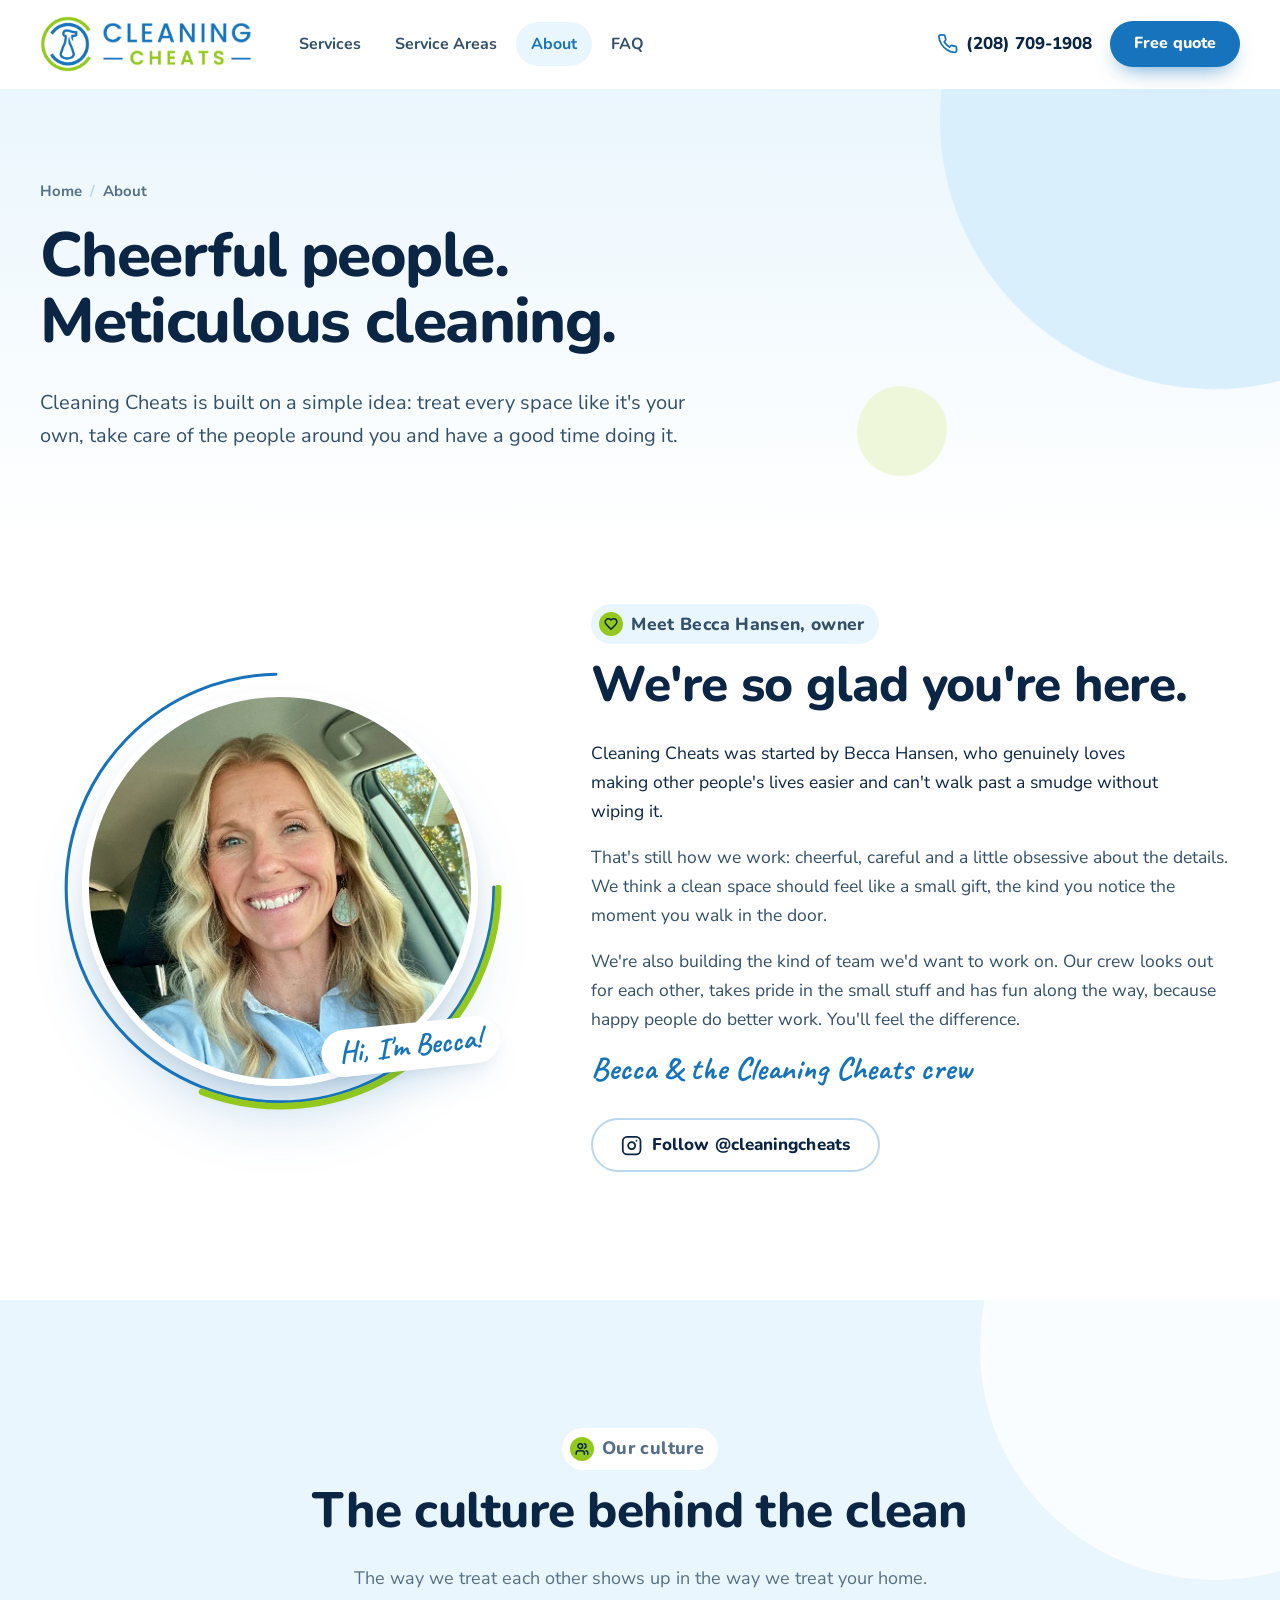
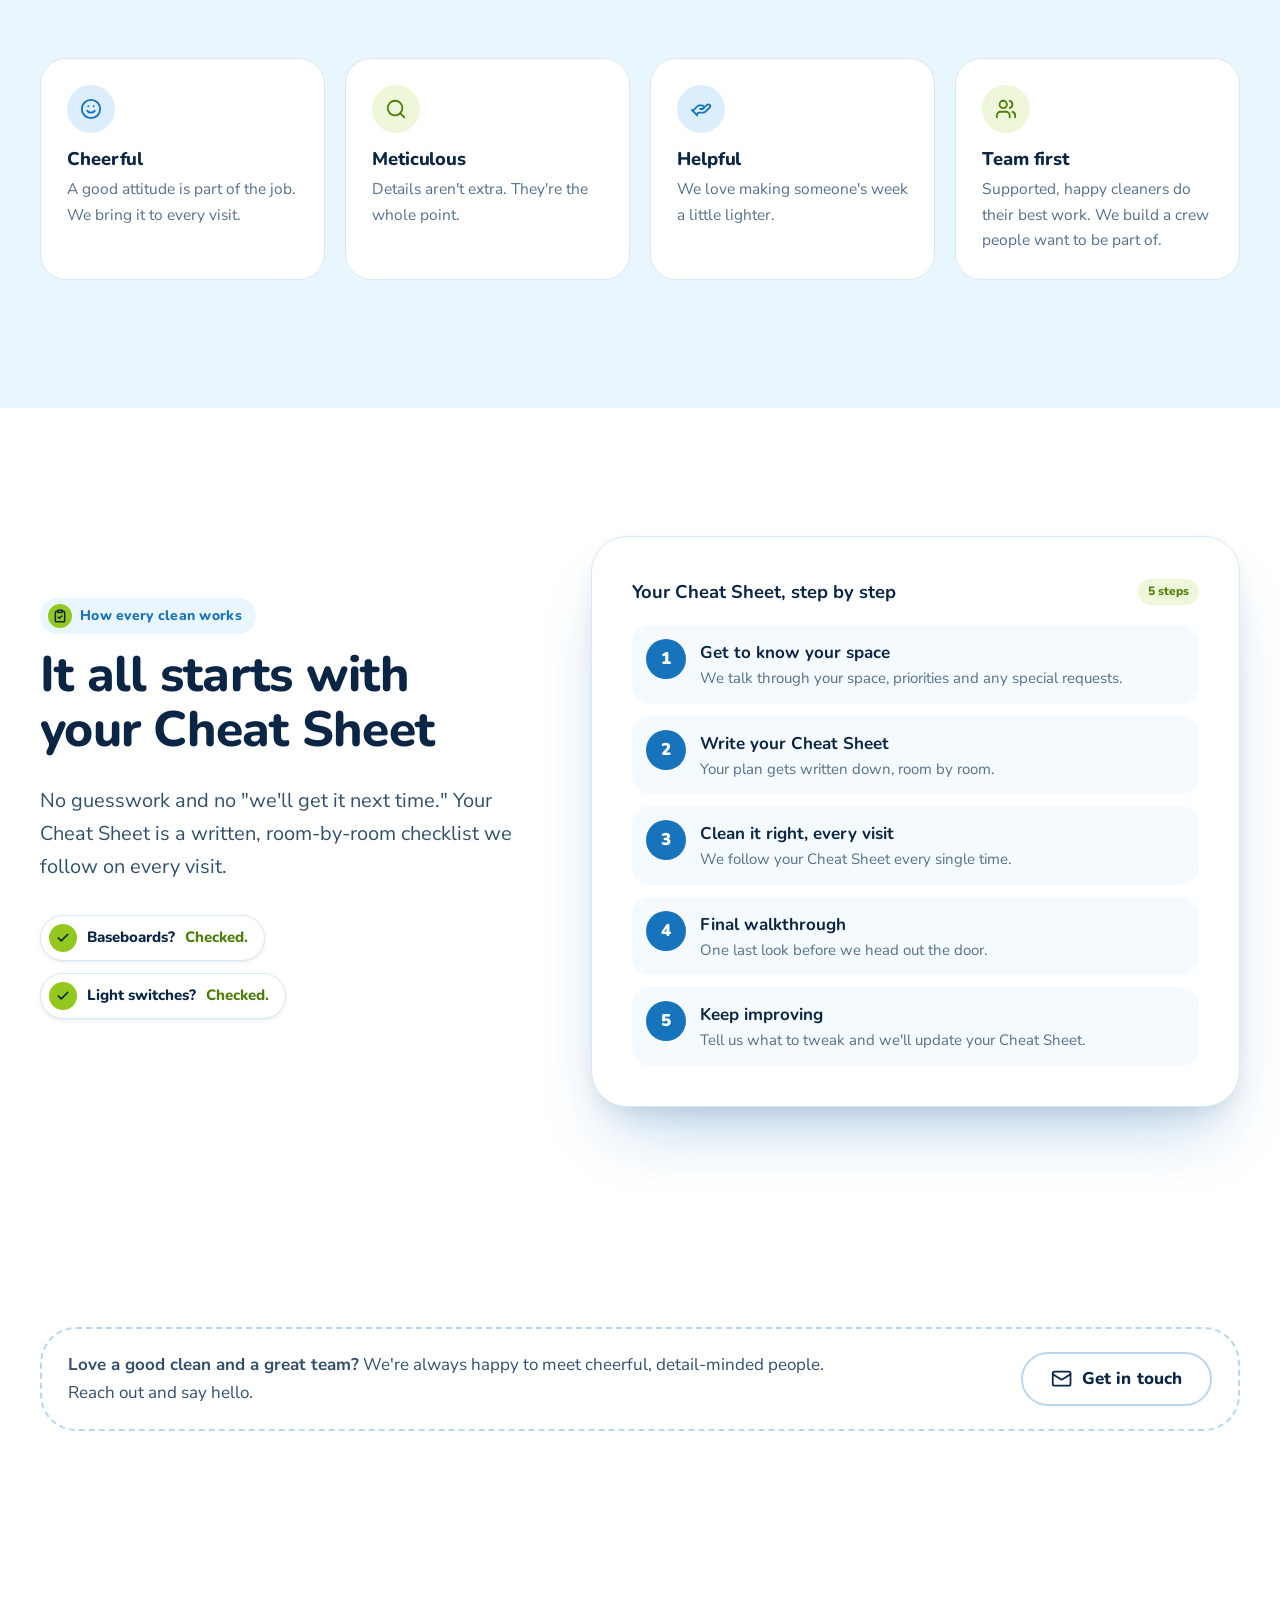
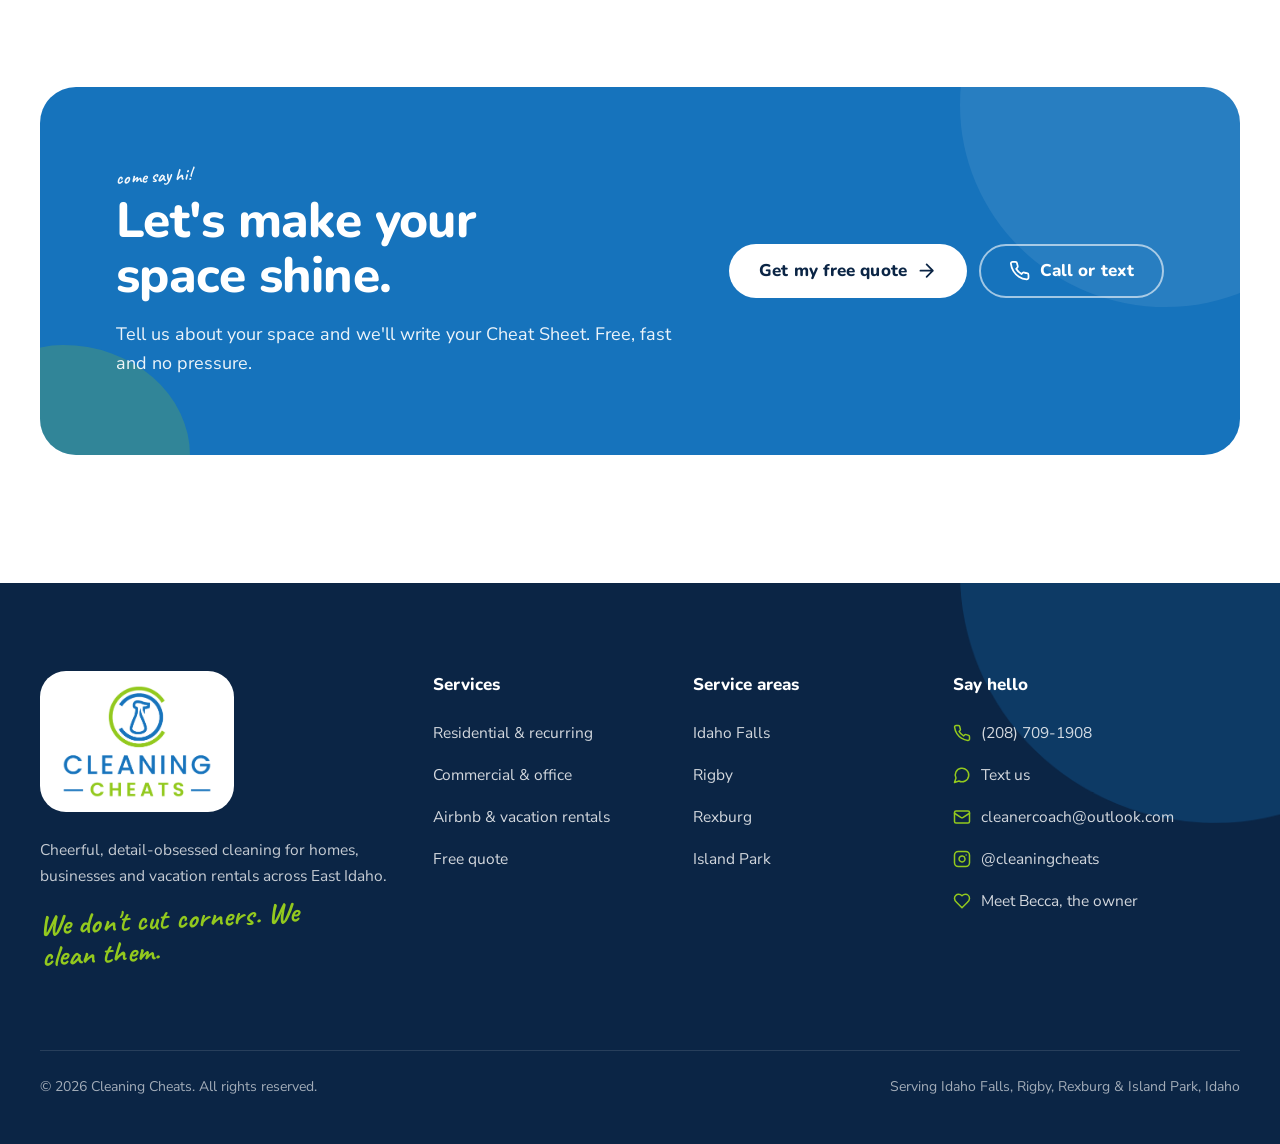
<file: about.html>
<!doctype html>
<html lang="en">
<head>
  <meta charset="utf-8">
  <meta name="viewport" content="width=device-width, initial-scale=1, viewport-fit=cover">
  <title>About Cleaning Cheats | Cheerful, Detail-Obsessed Cleaning in East Idaho</title>
  <meta name="description" content="Meet Becca Hansen and Cleaning Cheats: a cheerful, meticulous East Idaho cleaning company built on helping others and a great team culture.">
  <link rel="canonical" href="https://cleaningcheats.com/about.html">
  <meta name="theme-color" content="#1673bc">
  <meta property="og:type" content="website">
  <meta property="og:site_name" content="Cleaning Cheats">
  <meta property="og:title" content="About Cleaning Cheats | Cheerful, Detail-Obsessed Cleaning in East Idaho">
  <meta property="og:description" content="Meet Becca Hansen and Cleaning Cheats: a cheerful, meticulous East Idaho cleaning company built on helping others and a great team culture.">
  <meta property="og:url" content="https://cleaningcheats.com/about.html">
  <meta property="og:image" content="https://cleaningcheats.com/assets/img/logo-original.jpg">
  <link rel="icon" href="assets/img/logo-mark.png" type="image/png">
  <link rel="apple-touch-icon" href="assets/img/logo-mark.png">
  <link rel="preconnect" href="https://fonts.googleapis.com">
  <link rel="preconnect" href="https://fonts.gstatic.com" crossorigin>
  <link rel="stylesheet" href="https://fonts.googleapis.com/css2?family=Caveat:wght@700&amp;family=Nunito+Sans:opsz,wght@6..12,400;6..12,600;6..12,700&amp;family=Nunito:wght@700;800;900&amp;display=swap">
  <link rel="stylesheet" href="assets/css/styles.css">
  <script>document.documentElement.classList.add('js');</script>
  <script src="assets/js/main.js" defer></script>
</head>
<body>
  <svg class="sprite" aria-hidden="true" focusable="false" xmlns="http://www.w3.org/2000/svg">
    <symbol id="i-home" viewBox="0 0 24 24"><path d="m3 9 9-7 9 7v11a2 2 0 0 1-2 2H5a2 2 0 0 1-2-2z"/><path d="M9 22V12h6v10"/></symbol>
    <symbol id="i-building" viewBox="0 0 24 24"><path d="M6 22V4a2 2 0 0 1 2-2h8a2 2 0 0 1 2 2v18Z"/><path d="M6 12H4a2 2 0 0 0-2 2v6a2 2 0 0 0 2 2h2"/><path d="M18 9h2a2 2 0 0 1 2 2v9a2 2 0 0 1-2 2h-2"/><path d="M10 6h4M10 10h4M10 14h4M10 18h4"/></symbol>
    <symbol id="i-key" viewBox="0 0 24 24"><circle cx="7.5" cy="15.5" r="5.5"/><path d="m21 2-9.6 9.6"/><path d="m15.5 7.5 3 3L22 7l-3-3"/></symbol>
    <symbol id="i-phone" viewBox="0 0 24 24"><path d="M22 16.92v3a2 2 0 0 1-2.18 2 19.79 19.79 0 0 1-8.63-3.07 19.5 19.5 0 0 1-6-6 19.79 19.79 0 0 1-3.07-8.67A2 2 0 0 1 4.11 2h3a2 2 0 0 1 2 1.72 12.84 12.84 0 0 0 .7 2.81 2 2 0 0 1-.45 2.11L8.09 9.91a16 16 0 0 0 6 6l1.27-1.27a2 2 0 0 1 2.11-.45 12.84 12.84 0 0 0 2.81.7A2 2 0 0 1 22 16.92z"/></symbol>
    <symbol id="i-mail" viewBox="0 0 24 24"><rect width="20" height="16" x="2" y="4" rx="2"/><path d="m22 7-8.97 5.7a1.94 1.94 0 0 1-2.06 0L2 7"/></symbol>
    <symbol id="i-pin" viewBox="0 0 24 24"><path d="M20 10c0 6-8 12-8 12s-8-6-8-12a8 8 0 0 1 16 0Z"/><circle cx="12" cy="10" r="3"/></symbol>
    <symbol id="i-check" viewBox="0 0 24 24"><path d="M20 6 9 17l-5-5"/></symbol>
    <symbol id="i-sparkles" viewBox="0 0 24 24"><path d="m12 3-1.9 5.8a2 2 0 0 1-1.3 1.3L3 12l5.8 1.9a2 2 0 0 1 1.3 1.3L12 21l1.9-5.8a2 2 0 0 1 1.3-1.3L21 12l-5.8-1.9a2 2 0 0 1-1.3-1.3Z"/><path d="M5 3v4M19 17v4M3 5h4M17 19h4"/></symbol>
    <symbol id="i-calendar" viewBox="0 0 24 24"><rect width="18" height="18" x="3" y="4" rx="2"/><path d="M16 2v4M8 2v4M3 10h18"/></symbol>
    <symbol id="i-clipboard" viewBox="0 0 24 24"><rect width="8" height="4" x="8" y="2" rx="1"/><path d="M16 4h2a2 2 0 0 1 2 2v14a2 2 0 0 1-2 2H6a2 2 0 0 1-2-2V6a2 2 0 0 1 2-2h2"/><path d="m9 14 2 2 4-4"/></symbol>
    <symbol id="i-users" viewBox="0 0 24 24"><path d="M16 21v-2a4 4 0 0 0-4-4H6a4 4 0 0 0-4 4v2"/><circle cx="9" cy="7" r="4"/><path d="M22 21v-2a4 4 0 0 0-3-3.87M16 3.13a4 4 0 0 1 0 7.75"/></symbol>
    <symbol id="i-message" viewBox="0 0 24 24"><path d="M7.9 20A9 9 0 1 0 4 16.1L2 22Z"/></symbol>
    <symbol id="i-arrow-right" viewBox="0 0 24 24"><path d="M5 12h14M12 5l7 7-7 7"/></symbol>
    <symbol id="i-arrow-left" viewBox="0 0 24 24"><path d="M19 12H5M12 19l-7-7 7-7"/></symbol>
    <symbol id="i-menu" viewBox="0 0 24 24"><path d="M4 7h16M4 12h16M4 17h16"/></symbol>
    <symbol id="i-close" viewBox="0 0 24 24"><path d="M18 6 6 18M6 6l12 12"/></symbol>
    <symbol id="i-clock" viewBox="0 0 24 24"><circle cx="12" cy="12" r="10"/><path d="M12 6v6l4 2"/></symbol>
    <symbol id="i-repeat" viewBox="0 0 24 24"><path d="m17 2 4 4-4 4"/><path d="M3 11v-1a4 4 0 0 1 4-4h14"/><path d="m7 22-4-4 4-4"/><path d="M21 13v1a4 4 0 0 1-4 4H3"/></symbol>
    <symbol id="i-bed" viewBox="0 0 24 24"><path d="M2 4v16M2 8h18a2 2 0 0 1 2 2v10M2 17h20M6 8v9"/></symbol>
    <symbol id="i-droplet" viewBox="0 0 24 24"><path d="M12 22a7 7 0 0 0 7-7c0-2-1-3.9-3-5.5s-3.5-4-4-6.5c-.5 2.5-2 4.9-4 6.5C6 11.1 5 13 5 15a7 7 0 0 0 7 7z"/></symbol>
    <symbol id="i-utensils" viewBox="0 0 24 24"><path d="M3 2v7c0 1.1.9 2 2 2h4a2 2 0 0 0 2-2V2M7 2v20M21 15V2a5 5 0 0 0-5 5v6c0 1.1.9 2 2 2h3Zm0 0v7"/></symbol>
    <symbol id="i-sofa" viewBox="0 0 24 24"><path d="M20 9V6a2 2 0 0 0-2-2H6a2 2 0 0 0-2 2v3"/><path d="M2 16a2 2 0 0 0 2 2h16a2 2 0 0 0 2-2v-5a2 2 0 0 0-4 0v1.5a.5.5 0 0 1-.5.5h-11a.5.5 0 0 1-.5-.5V11a2 2 0 0 0-4 0zM4 18v2M20 18v2"/></symbol>
    <symbol id="i-plus" viewBox="0 0 24 24"><path d="M12 5v14M5 12h14"/></symbol>
    <symbol id="i-alert" viewBox="0 0 24 24"><circle cx="12" cy="12" r="10"/><path d="M12 8v4M12 16h.01"/></symbol>
    <symbol id="i-send" viewBox="0 0 24 24"><path d="m22 2-7 20-4-9-9-4Z"/><path d="M22 2 11 13"/></symbol>
    <symbol id="i-instagram" viewBox="0 0 24 24"><rect width="20" height="20" x="2" y="2" rx="5"/><path d="M16 11.37A4 4 0 1 1 12.63 8 4 4 0 0 1 16 11.37z"/><path d="M17.5 6.5h.01"/></symbol>
    <symbol id="i-heart" viewBox="0 0 24 24"><path d="M19 14c1.49-1.46 3-3.21 3-5.5A5.5 5.5 0 0 0 16.5 3c-1.76 0-3 .5-4.5 2-1.5-1.5-2.74-2-4.5-2A5.5 5.5 0 0 0 2 8.5c0 2.3 1.5 4.05 3 5.5l7 7Z"/></symbol>
    <symbol id="i-star" viewBox="0 0 24 24"><path d="M12 2l3.09 6.26L22 9.27l-5 4.87 1.18 6.88L12 17.77l-6.18 3.25L7 14.14 2 9.27l6.91-1.01L12 2z"/></symbol>
    <symbol id="i-smile" viewBox="0 0 24 24"><circle cx="12" cy="12" r="10"/><path d="M8 14s1.5 2 4 2 4-2 4-2M9 9h.01M15 9h.01"/></symbol>
    <symbol id="i-search" viewBox="0 0 24 24"><circle cx="11" cy="11" r="8"/><path d="m21 21-4.3-4.3"/></symbol>
    <symbol id="i-hand" viewBox="0 0 24 24"><path d="M11 12h2a2 2 0 1 0 0-4h-3c-.6 0-1.1.2-1.4.6L3 14"/><path d="m7 18 1.6-1.4c.3-.4.8-.6 1.4-.6h4c1.1 0 2.1-.4 2.8-1.2l4.6-4.4a2 2 0 0 0-2.75-2.91l-4.2 3.9"/><path d="m2 13 6 6"/></symbol>
  </svg>

  <a class="skip-link" href="#main">Skip to main content</a>

  <header class="site-header" data-header>
    <div class="container header-inner">
      <a class="brand" href="index.html" aria-label="Cleaning Cheats home">
        <img class="brand-mark" src="assets/img/logo-mark.png" width="292" height="311" alt="">
        <img class="brand-word" src="assets/img/logo-wordmark.png" width="739" height="215" alt="Cleaning Cheats">
      </a>
      <nav class="nav" aria-label="Primary">
        <ul class="nav-list">
          <li><a href="services.html">Services</a></li>
          <li><a href="areas.html">Service Areas</a></li>
          <li><a href="about.html" aria-current="page">About</a></li>
          <li><a href="index.html#faq">FAQ</a></li>
        </ul>
      </nav>
      <div class="header-actions">
        <a class="header-phone" href="tel:+12087091908"><svg class="icon" aria-hidden="true"><use href="#i-phone"/></svg><span>(208) 709-1908</span></a>
        <a class="btn btn-primary btn-sm" href="quote.html">Free quote</a>
        <button class="nav-toggle" type="button" aria-expanded="false" aria-controls="mobile-menu" aria-label="Open menu" data-nav-toggle>
          <svg class="icon icon-menu" aria-hidden="true"><use href="#i-menu"/></svg>
          <svg class="icon icon-close" aria-hidden="true"><use href="#i-close"/></svg>
        </button>
      </div>
    </div>
  </header>

  <div class="mobile-menu" id="mobile-menu" hidden>
    <nav aria-label="Mobile">
      <ul class="mobile-menu-list">
        <li style="--i:0"><a href="index.html">Home <svg class="icon" aria-hidden="true"><use href="#i-arrow-right"/></svg></a></li>
        <li style="--i:1"><a href="services.html">Services <svg class="icon" aria-hidden="true"><use href="#i-arrow-right"/></svg></a></li>
        <li style="--i:2"><a href="areas.html">Service Areas <svg class="icon" aria-hidden="true"><use href="#i-arrow-right"/></svg></a></li>
        <li style="--i:3"><a href="about.html" aria-current="page">About <svg class="icon" aria-hidden="true"><use href="#i-arrow-right"/></svg></a></li>
        <li style="--i:4"><a href="index.html#faq">FAQ <svg class="icon" aria-hidden="true"><use href="#i-arrow-right"/></svg></a></li>
      </ul>
    </nav>
    <div class="mobile-menu-actions">
      <a class="btn btn-primary btn-block" href="quote.html">Get my free quote <svg class="icon icon-arrow" aria-hidden="true"><use href="#i-arrow-right"/></svg></a>
      <a class="btn btn-ghost btn-block" href="tel:+12087091908"><svg class="icon" aria-hidden="true"><use href="#i-phone"/></svg> Call or text (208) 709-1908</a>
    </div>
    <p class="mobile-menu-meta">Serving Idaho Falls, Rigby, Rexburg &amp; Island Park<br><a href="mailto:cleanercoach@outlook.com">cleanercoach@outlook.com</a><br><a href="https://www.instagram.com/cleaningcheats/" target="_blank" rel="noopener">@cleaningcheats on Instagram</a></p>
    <p class="hand">We don't cut corners. We clean them.</p>
  </div>

  <main id="main">

    <section class="page-hero" aria-labelledby="page-title">
      <span class="blob blob--sky b1" aria-hidden="true"></span>
      <span class="blob blob--lime b2" aria-hidden="true"></span>
      <div class="container">
        <nav class="breadcrumb reveal" aria-label="Breadcrumb"><ol><li><a href="index.html">Home</a></li><li aria-current="page">About</li></ol></nav>
        <h1 id="page-title" class="reveal" style="--d:1">Cheerful people. Meticulous cleaning.</h1>
        <p class="lead reveal" style="--d:2">Cleaning Cheats is built on a simple idea: treat every space like it's your own, take care of the people around you and have a good time doing it.</p>
        
        
      </div>
    </section>

    <section class="section section--tight-top" aria-labelledby="owner-title">
      <div class="container owner">
        <div class="owner-photo reveal reveal--scale">
          <div class="art-stage">
            <div class="detail-circle"><img src="assets/img/owner.webp" width="781" height="1007" alt="Becca Hansen, owner of Cleaning Cheats, smiling" loading="lazy"></div>
            <svg class="art-rings" viewBox="0 0 100 100" aria-hidden="true"><circle class="ring-blue" cx="50" cy="50" r="48.6" fill="none" stroke="#1673bc" stroke-width=".7" stroke-linecap="round" stroke-dasharray="228 77"/><circle class="ring-lime" cx="50" cy="50" r="49.6" fill="none" stroke="#93c91e" stroke-width="1.5" stroke-linecap="round" stroke-dasharray="96 216"/></svg>
          </div>
          <p class="hand">Hi, I'm Becca!</p>
        </div>
        <!-- EDIT: Becca's own words work best here: how Cleaning Cheats started and why she loves this work. -->
        <div class="prose reveal" style="--d:1">
          <p class="kicker"><span class="kicker-dot"><svg class="icon" aria-hidden="true"><use href="#i-heart"/></svg></span> Meet Becca Hansen, owner</p>
          <h2 id="owner-title">We're so glad you're here.</h2>
          <p class="lead">Cleaning Cheats was started by Becca Hansen, who genuinely loves making other people's lives easier and can't walk past a smudge without wiping it.</p>
          <p>That's still how we work: cheerful, careful and a little obsessive about the details. We think a clean space should feel like a small gift, the kind you notice the moment you walk in the door.</p>
          <p>We're also building the kind of team we'd want to work on. Our crew looks out for each other, takes pride in the small stuff and has fun along the way, because happy people do better work. You'll feel the difference.</p>
          <p class="signature">Becca &amp; the Cleaning Cheats crew</p>
          <a class="btn btn-ghost" href="https://www.instagram.com/cleaningcheats/" target="_blank" rel="noopener"><svg class="icon" aria-hidden="true"><use href="#i-instagram"/></svg> Follow @cleaningcheats<span class="sr-only"> on Instagram (opens in a new tab)</span></a>
        </div>
      </div>
    </section>

    <section class="section section--sky" aria-labelledby="values-title">
      <span class="blob blob--white" style="width:480px;height:480px;right:-180px;top:-200px;--t:16s" aria-hidden="true"></span>
      <div class="container">
        <div class="section-head reveal">
          <p class="kicker"><span class="kicker-dot"><svg class="icon" aria-hidden="true"><use href="#i-users"/></svg></span> Our culture</p>
          <h2 id="values-title">The culture behind the clean</h2>
          <p>The way we treat each other shows up in the way we treat your home.</p>
        </div>
        <div class="values">
          <div class="feature reveal" style="--d:0"><span class="fc-icon"><svg class="icon" aria-hidden="true"><use href="#i-smile"/></svg></span><h3>Cheerful</h3><p>A good attitude is part of the job. We bring it to every visit.</p></div>
          <div class="feature reveal" style="--d:1"><span class="fc-icon"><svg class="icon" aria-hidden="true"><use href="#i-search"/></svg></span><h3>Meticulous</h3><p>Details aren't extra. They're the whole point.</p></div>
          <div class="feature reveal" style="--d:2"><span class="fc-icon"><svg class="icon" aria-hidden="true"><use href="#i-hand"/></svg></span><h3>Helpful</h3><p>We love making someone's week a little lighter.</p></div>
          <div class="feature reveal" style="--d:3"><span class="fc-icon"><svg class="icon" aria-hidden="true"><use href="#i-users"/></svg></span><h3>Team first</h3><p>Supported, happy cleaners do their best work. We build a crew people want to be part of.</p></div>
        </div>
      </div>
    </section>

    <section class="section" aria-labelledby="how-title">
      <div class="container owner">
        <div class="reveal">
          <p class="kicker"><span class="kicker-dot"><svg class="icon" aria-hidden="true"><use href="#i-clipboard"/></svg></span> How every clean works</p>
          <h2 id="how-title">It all starts with your Cheat Sheet</h2>
          <p class="lead">No guesswork and no "we'll get it next time." Your Cheat Sheet is a written, room-by-room checklist we follow on every visit.</p>
          <div class="hero-ctas"><span class="checked-chip"><span class="check"><svg class="icon" aria-hidden="true"><use href="#i-check"/></svg></span> Baseboards? <em>Checked.</em></span><span class="checked-chip"><span class="check"><svg class="icon" aria-hidden="true"><use href="#i-check"/></svg></span> Light switches? <em>Checked.</em></span></div>
        </div>
        <div class="sheet reveal reveal--scale" style="--d:1">
          <div class="sheet-head"><strong>Your Cheat Sheet, step by step</strong><span class="fc-badge">5 steps</span></div>
          <ol>
            <li><div><strong>Get to know your space</strong><span>We talk through your space, priorities and any special requests.</span></div></li>
            <li><div><strong>Write your Cheat Sheet</strong><span>Your plan gets written down, room by room.</span></div></li>
            <li><div><strong>Clean it right, every visit</strong><span>We follow your Cheat Sheet every single time.</span></div></li>
            <li><div><strong>Final walkthrough</strong><span>One last look before we head out the door.</span></div></li>
            <li><div><strong>Keep improving</strong><span>Tell us what to tweak and we'll update your Cheat Sheet.</span></div></li>
          </ol>
        </div>
      </div>
    </section>

    <section class="section section--tight-top" aria-labelledby="join-title">
      <div class="container">
        <!-- EDIT: Remove this box if you're not hiring. -->
        <div class="nearby reveal">
          <p><strong id="join-title">Love a good clean and a great team?</strong> We're always happy to meet cheerful, detail-minded people. Reach out and say hello.</p>
          <a class="btn btn-ghost" href="mailto:cleanercoach@outlook.com?subject=Joining%20the%20Cleaning%20Cheats%20crew"><svg class="icon" aria-hidden="true"><use href="#i-mail"/></svg> Get in touch</a>
        </div>
      </div>
    </section>

    <section class="section" aria-labelledby="cta-title">
      <div class="container">
        <div class="cta-band reveal reveal--scale">
          <span class="blob c1" aria-hidden="true"></span>
          <span class="blob c2" aria-hidden="true"></span>
          <div>
            <p class="hand">come say hi!</p>
            <h2 id="cta-title">Let's make your space shine.</h2>
            <p>Tell us about your space and we'll write your Cheat Sheet. Free, fast and no pressure.</p>
          </div>
          <div class="cta-band-actions">
            <a class="btn btn-light" href="quote.html">Get my free quote <svg class="icon icon-arrow" aria-hidden="true"><use href="#i-arrow-right"/></svg></a>
            <a class="btn btn-outline-light" href="tel:+12087091908"><svg class="icon" aria-hidden="true"><use href="#i-phone"/></svg> Call or text</a>
          </div>
        </div>
      </div>
    </section>
  </main>

  <footer class="site-footer">
    <div class="blob" aria-hidden="true"></div>
    <div class="container">
      <div class="footer-grid">
        <div>
          <a class="footer-logo" href="index.html" aria-label="Cleaning Cheats home"><img src="assets/img/logo.png" width="743" height="558" alt="Cleaning Cheats" loading="lazy"></a>
          <p class="footer-blurb">Cheerful, detail-obsessed cleaning for homes, businesses and vacation rentals across East Idaho.</p>
          <p class="hand footer-hand">We don't cut corners. We clean them.</p>
        </div>
        <div>
          <p class="footer-title">Services</p>
          <ul class="footer-links">
            <li><a href="services.html#residential">Residential &amp; recurring</a></li>
            <li><a href="services.html#commercial">Commercial &amp; office</a></li>
            <li><a href="services.html#rentals">Airbnb &amp; vacation rentals</a></li>
            <li><a href="quote.html">Free quote</a></li>
          </ul>
        </div>
        <div>
          <p class="footer-title">Service areas</p>
          <ul class="footer-links">
            <li><a href="areas.html#idaho-falls">Idaho Falls</a></li>
            <li><a href="areas.html#rigby">Rigby</a></li>
            <li><a href="areas.html#rexburg">Rexburg</a></li>
            <li><a href="areas.html#island-park">Island Park</a></li>
          </ul>
        </div>
        <div>
          <p class="footer-title">Say hello</p>
          <ul class="footer-links">
            <li><a href="tel:+12087091908"><svg class="icon" aria-hidden="true"><use href="#i-phone"/></svg> (208) 709-1908</a></li>
            <li><a href="sms:+12087091908"><svg class="icon" aria-hidden="true"><use href="#i-message"/></svg> Text us</a></li>
            <li><a href="mailto:cleanercoach@outlook.com"><svg class="icon" aria-hidden="true"><use href="#i-mail"/></svg> cleanercoach@outlook.com</a></li>
            <li><a href="https://www.instagram.com/cleaningcheats/" target="_blank" rel="noopener"><svg class="icon" aria-hidden="true"><use href="#i-instagram"/></svg> @cleaningcheats<span class="sr-only"> on Instagram (opens in a new tab)</span></a></li>
            <li><a href="about.html"><svg class="icon" aria-hidden="true"><use href="#i-heart"/></svg> Meet Becca, the owner</a></li>
          </ul>
        </div>
      </div>
      <div class="footer-bottom">
        <p>© <span data-year>2026</span> Cleaning Cheats. All rights reserved.</p>
        <p>Serving Idaho Falls, Rigby, Rexburg &amp; Island Park, Idaho</p>
      </div>
    </div>
  </footer>

  <div class="mobile-cta" data-mobile-cta>
    <a class="btn btn-ghost" href="tel:+12087091908"><svg class="icon" aria-hidden="true"><use href="#i-phone"/></svg> Call</a>
    <a class="btn btn-primary" href="quote.html">Free quote <svg class="icon icon-arrow" aria-hidden="true"><use href="#i-arrow-right"/></svg></a>
  </div>
</body>
</html>
</file>
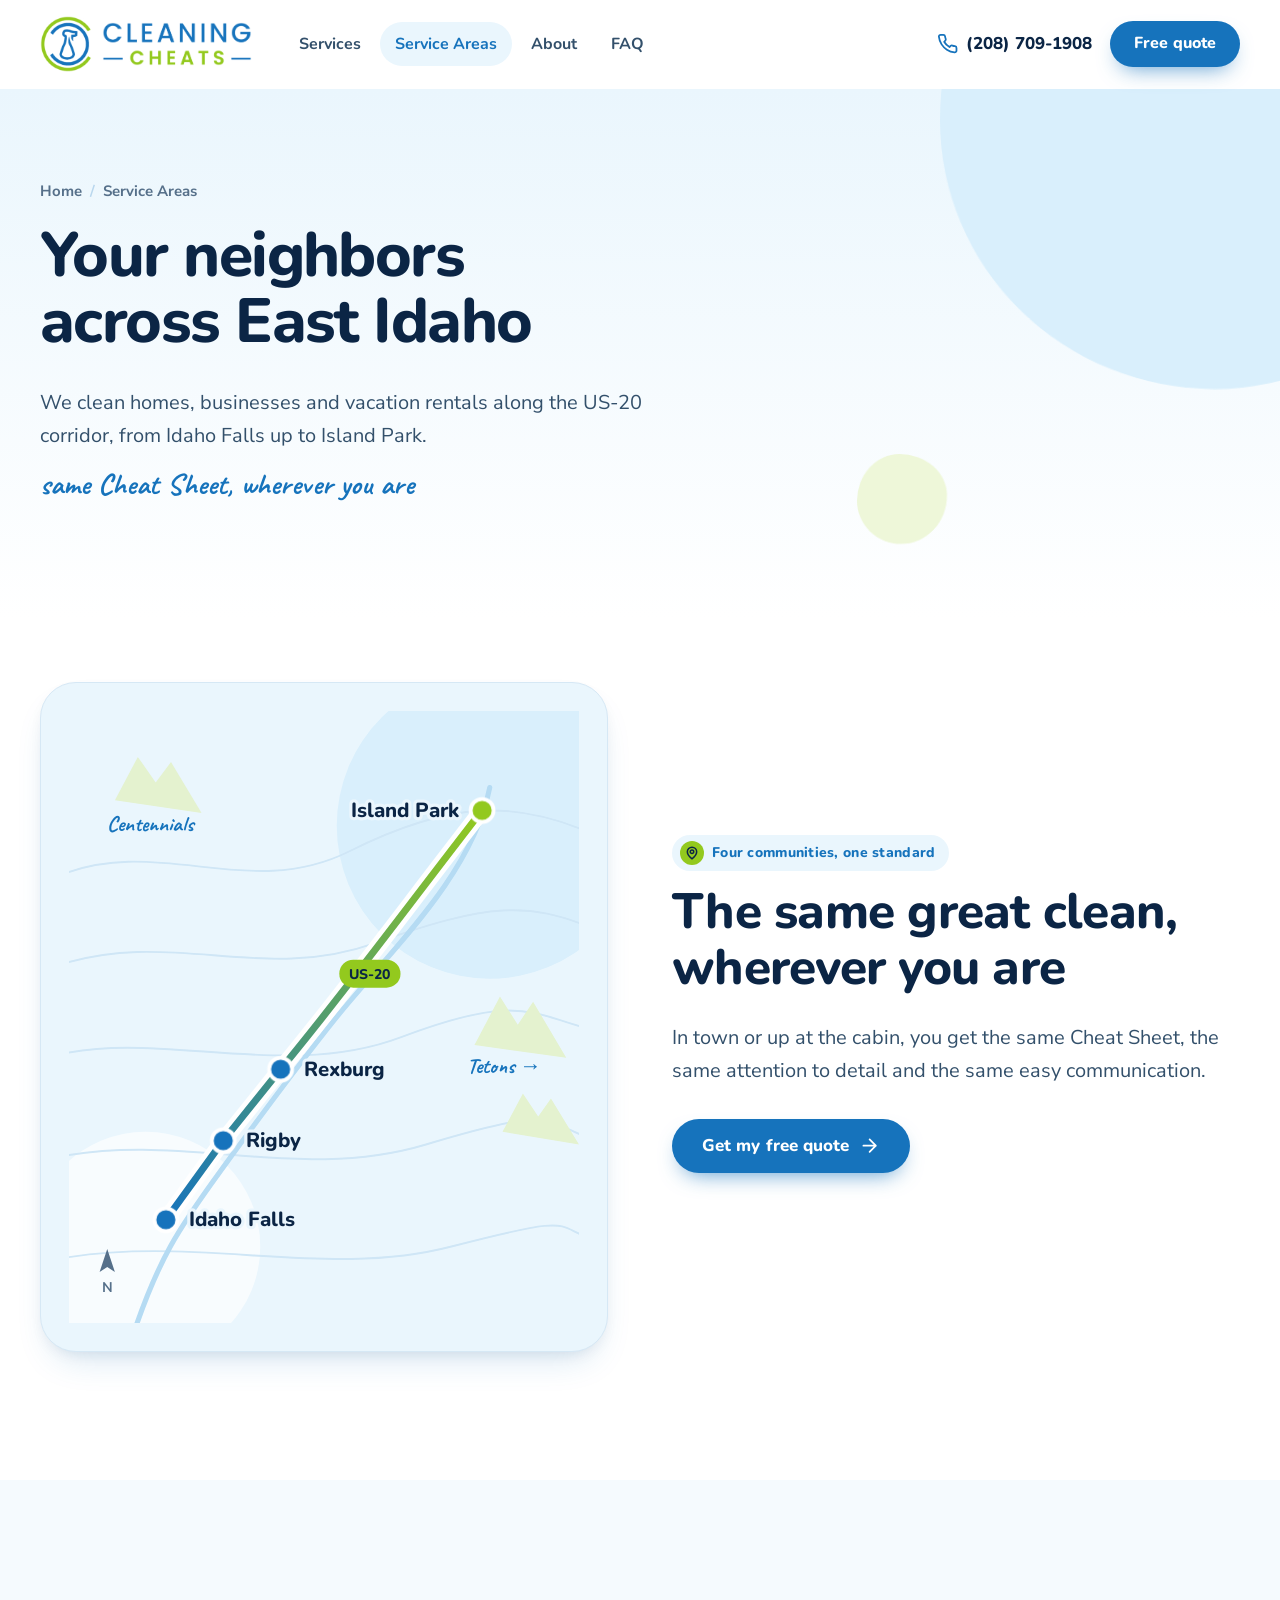
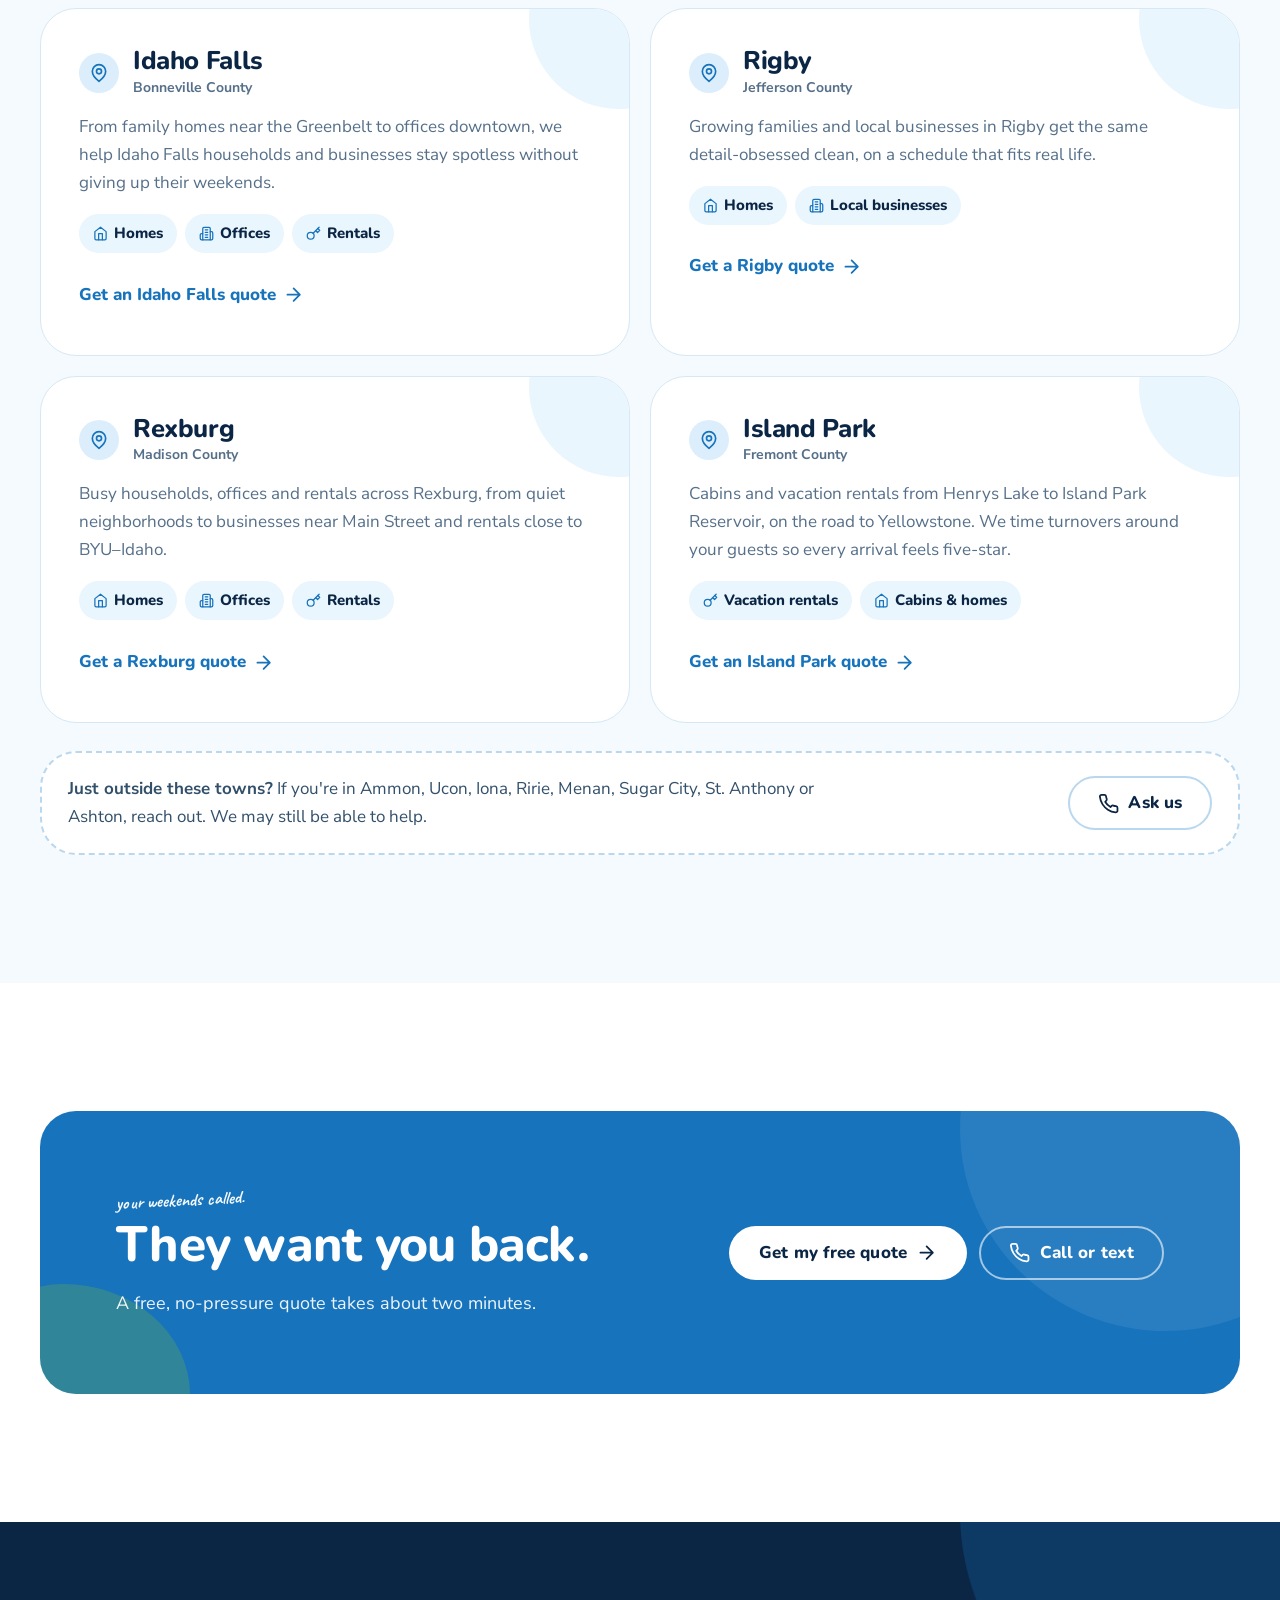
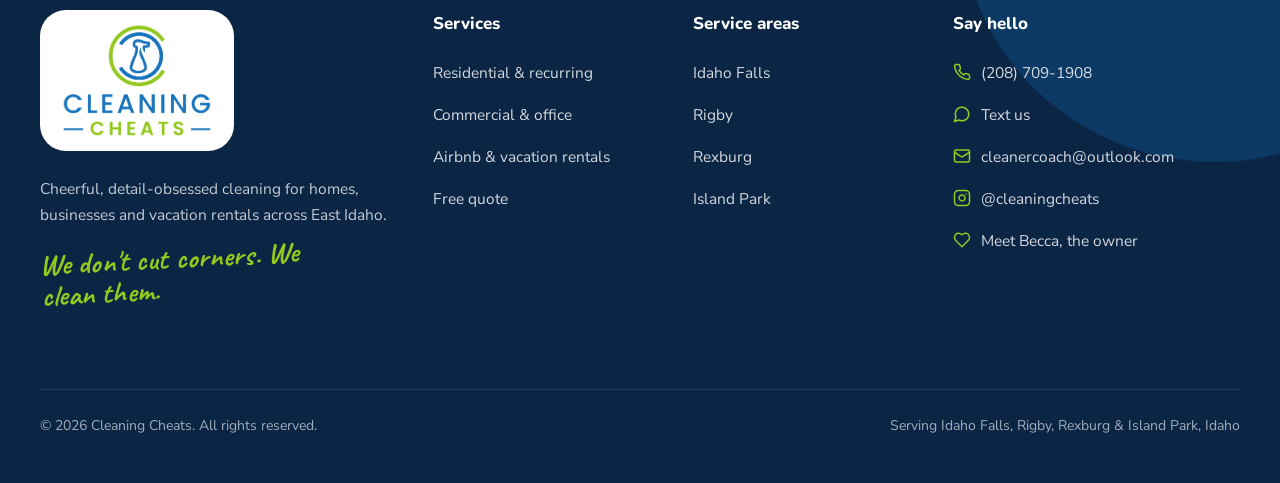
<file: areas.html>
<!doctype html>
<html lang="en">
<head>
  <meta charset="utf-8">
  <meta name="viewport" content="width=device-width, initial-scale=1, viewport-fit=cover">
  <title>Cleaning in Idaho Falls, Rigby, Rexburg &amp; Island Park | Cleaning Cheats</title>
  <meta name="description" content="Cleaning Cheats serves Idaho Falls, Rigby, Rexburg and Island Park with house cleaning, office cleaning and vacation rental turnovers.">
  <link rel="canonical" href="https://cleaningcheats.com/areas.html">
  <meta name="theme-color" content="#1673bc">
  <meta property="og:type" content="website">
  <meta property="og:site_name" content="Cleaning Cheats">
  <meta property="og:title" content="Cleaning in Idaho Falls, Rigby, Rexburg &amp; Island Park | Cleaning Cheats">
  <meta property="og:description" content="Cleaning Cheats serves Idaho Falls, Rigby, Rexburg and Island Park with house cleaning, office cleaning and vacation rental turnovers.">
  <meta property="og:url" content="https://cleaningcheats.com/areas.html">
  <meta property="og:image" content="https://cleaningcheats.com/assets/img/logo-original.jpg">
  <link rel="icon" href="assets/img/logo-mark.png" type="image/png">
  <link rel="apple-touch-icon" href="assets/img/logo-mark.png">
  <link rel="preconnect" href="https://fonts.googleapis.com">
  <link rel="preconnect" href="https://fonts.gstatic.com" crossorigin>
  <link rel="stylesheet" href="https://fonts.googleapis.com/css2?family=Caveat:wght@700&amp;family=Nunito+Sans:opsz,wght@6..12,400;6..12,600;6..12,700&amp;family=Nunito:wght@700;800;900&amp;display=swap">
  <link rel="stylesheet" href="assets/css/styles.css">
  <script>document.documentElement.classList.add('js');</script>
  <script src="assets/js/main.js" defer></script>
</head>
<body>
  <svg class="sprite" aria-hidden="true" focusable="false" xmlns="http://www.w3.org/2000/svg">
    <symbol id="i-home" viewBox="0 0 24 24"><path d="m3 9 9-7 9 7v11a2 2 0 0 1-2 2H5a2 2 0 0 1-2-2z"/><path d="M9 22V12h6v10"/></symbol>
    <symbol id="i-building" viewBox="0 0 24 24"><path d="M6 22V4a2 2 0 0 1 2-2h8a2 2 0 0 1 2 2v18Z"/><path d="M6 12H4a2 2 0 0 0-2 2v6a2 2 0 0 0 2 2h2"/><path d="M18 9h2a2 2 0 0 1 2 2v9a2 2 0 0 1-2 2h-2"/><path d="M10 6h4M10 10h4M10 14h4M10 18h4"/></symbol>
    <symbol id="i-key" viewBox="0 0 24 24"><circle cx="7.5" cy="15.5" r="5.5"/><path d="m21 2-9.6 9.6"/><path d="m15.5 7.5 3 3L22 7l-3-3"/></symbol>
    <symbol id="i-phone" viewBox="0 0 24 24"><path d="M22 16.92v3a2 2 0 0 1-2.18 2 19.79 19.79 0 0 1-8.63-3.07 19.5 19.5 0 0 1-6-6 19.79 19.79 0 0 1-3.07-8.67A2 2 0 0 1 4.11 2h3a2 2 0 0 1 2 1.72 12.84 12.84 0 0 0 .7 2.81 2 2 0 0 1-.45 2.11L8.09 9.91a16 16 0 0 0 6 6l1.27-1.27a2 2 0 0 1 2.11-.45 12.84 12.84 0 0 0 2.81.7A2 2 0 0 1 22 16.92z"/></symbol>
    <symbol id="i-mail" viewBox="0 0 24 24"><rect width="20" height="16" x="2" y="4" rx="2"/><path d="m22 7-8.97 5.7a1.94 1.94 0 0 1-2.06 0L2 7"/></symbol>
    <symbol id="i-pin" viewBox="0 0 24 24"><path d="M20 10c0 6-8 12-8 12s-8-6-8-12a8 8 0 0 1 16 0Z"/><circle cx="12" cy="10" r="3"/></symbol>
    <symbol id="i-check" viewBox="0 0 24 24"><path d="M20 6 9 17l-5-5"/></symbol>
    <symbol id="i-sparkles" viewBox="0 0 24 24"><path d="m12 3-1.9 5.8a2 2 0 0 1-1.3 1.3L3 12l5.8 1.9a2 2 0 0 1 1.3 1.3L12 21l1.9-5.8a2 2 0 0 1 1.3-1.3L21 12l-5.8-1.9a2 2 0 0 1-1.3-1.3Z"/><path d="M5 3v4M19 17v4M3 5h4M17 19h4"/></symbol>
    <symbol id="i-calendar" viewBox="0 0 24 24"><rect width="18" height="18" x="3" y="4" rx="2"/><path d="M16 2v4M8 2v4M3 10h18"/></symbol>
    <symbol id="i-clipboard" viewBox="0 0 24 24"><rect width="8" height="4" x="8" y="2" rx="1"/><path d="M16 4h2a2 2 0 0 1 2 2v14a2 2 0 0 1-2 2H6a2 2 0 0 1-2-2V6a2 2 0 0 1 2-2h2"/><path d="m9 14 2 2 4-4"/></symbol>
    <symbol id="i-users" viewBox="0 0 24 24"><path d="M16 21v-2a4 4 0 0 0-4-4H6a4 4 0 0 0-4 4v2"/><circle cx="9" cy="7" r="4"/><path d="M22 21v-2a4 4 0 0 0-3-3.87M16 3.13a4 4 0 0 1 0 7.75"/></symbol>
    <symbol id="i-message" viewBox="0 0 24 24"><path d="M7.9 20A9 9 0 1 0 4 16.1L2 22Z"/></symbol>
    <symbol id="i-arrow-right" viewBox="0 0 24 24"><path d="M5 12h14M12 5l7 7-7 7"/></symbol>
    <symbol id="i-arrow-left" viewBox="0 0 24 24"><path d="M19 12H5M12 19l-7-7 7-7"/></symbol>
    <symbol id="i-menu" viewBox="0 0 24 24"><path d="M4 7h16M4 12h16M4 17h16"/></symbol>
    <symbol id="i-close" viewBox="0 0 24 24"><path d="M18 6 6 18M6 6l12 12"/></symbol>
    <symbol id="i-clock" viewBox="0 0 24 24"><circle cx="12" cy="12" r="10"/><path d="M12 6v6l4 2"/></symbol>
    <symbol id="i-repeat" viewBox="0 0 24 24"><path d="m17 2 4 4-4 4"/><path d="M3 11v-1a4 4 0 0 1 4-4h14"/><path d="m7 22-4-4 4-4"/><path d="M21 13v1a4 4 0 0 1-4 4H3"/></symbol>
    <symbol id="i-bed" viewBox="0 0 24 24"><path d="M2 4v16M2 8h18a2 2 0 0 1 2 2v10M2 17h20M6 8v9"/></symbol>
    <symbol id="i-droplet" viewBox="0 0 24 24"><path d="M12 22a7 7 0 0 0 7-7c0-2-1-3.9-3-5.5s-3.5-4-4-6.5c-.5 2.5-2 4.9-4 6.5C6 11.1 5 13 5 15a7 7 0 0 0 7 7z"/></symbol>
    <symbol id="i-utensils" viewBox="0 0 24 24"><path d="M3 2v7c0 1.1.9 2 2 2h4a2 2 0 0 0 2-2V2M7 2v20M21 15V2a5 5 0 0 0-5 5v6c0 1.1.9 2 2 2h3Zm0 0v7"/></symbol>
    <symbol id="i-sofa" viewBox="0 0 24 24"><path d="M20 9V6a2 2 0 0 0-2-2H6a2 2 0 0 0-2 2v3"/><path d="M2 16a2 2 0 0 0 2 2h16a2 2 0 0 0 2-2v-5a2 2 0 0 0-4 0v1.5a.5.5 0 0 1-.5.5h-11a.5.5 0 0 1-.5-.5V11a2 2 0 0 0-4 0zM4 18v2M20 18v2"/></symbol>
    <symbol id="i-plus" viewBox="0 0 24 24"><path d="M12 5v14M5 12h14"/></symbol>
    <symbol id="i-alert" viewBox="0 0 24 24"><circle cx="12" cy="12" r="10"/><path d="M12 8v4M12 16h.01"/></symbol>
    <symbol id="i-send" viewBox="0 0 24 24"><path d="m22 2-7 20-4-9-9-4Z"/><path d="M22 2 11 13"/></symbol>
    <symbol id="i-instagram" viewBox="0 0 24 24"><rect width="20" height="20" x="2" y="2" rx="5"/><path d="M16 11.37A4 4 0 1 1 12.63 8 4 4 0 0 1 16 11.37z"/><path d="M17.5 6.5h.01"/></symbol>
    <symbol id="i-heart" viewBox="0 0 24 24"><path d="M19 14c1.49-1.46 3-3.21 3-5.5A5.5 5.5 0 0 0 16.5 3c-1.76 0-3 .5-4.5 2-1.5-1.5-2.74-2-4.5-2A5.5 5.5 0 0 0 2 8.5c0 2.3 1.5 4.05 3 5.5l7 7Z"/></symbol>
    <symbol id="i-star" viewBox="0 0 24 24"><path d="M12 2l3.09 6.26L22 9.27l-5 4.87 1.18 6.88L12 17.77l-6.18 3.25L7 14.14 2 9.27l6.91-1.01L12 2z"/></symbol>
    <symbol id="i-smile" viewBox="0 0 24 24"><circle cx="12" cy="12" r="10"/><path d="M8 14s1.5 2 4 2 4-2 4-2M9 9h.01M15 9h.01"/></symbol>
    <symbol id="i-search" viewBox="0 0 24 24"><circle cx="11" cy="11" r="8"/><path d="m21 21-4.3-4.3"/></symbol>
    <symbol id="i-hand" viewBox="0 0 24 24"><path d="M11 12h2a2 2 0 1 0 0-4h-3c-.6 0-1.1.2-1.4.6L3 14"/><path d="m7 18 1.6-1.4c.3-.4.8-.6 1.4-.6h4c1.1 0 2.1-.4 2.8-1.2l4.6-4.4a2 2 0 0 0-2.75-2.91l-4.2 3.9"/><path d="m2 13 6 6"/></symbol>
  </svg>

  <a class="skip-link" href="#main">Skip to main content</a>

  <header class="site-header" data-header>
    <div class="container header-inner">
      <a class="brand" href="index.html" aria-label="Cleaning Cheats home">
        <img class="brand-mark" src="assets/img/logo-mark.png" width="292" height="311" alt="">
        <img class="brand-word" src="assets/img/logo-wordmark.png" width="739" height="215" alt="Cleaning Cheats">
      </a>
      <nav class="nav" aria-label="Primary">
        <ul class="nav-list">
          <li><a href="services.html">Services</a></li>
          <li><a href="areas.html" aria-current="page">Service Areas</a></li>
          <li><a href="about.html">About</a></li>
          <li><a href="index.html#faq">FAQ</a></li>
        </ul>
      </nav>
      <div class="header-actions">
        <a class="header-phone" href="tel:+12087091908"><svg class="icon" aria-hidden="true"><use href="#i-phone"/></svg><span>(208) 709-1908</span></a>
        <a class="btn btn-primary btn-sm" href="quote.html">Free quote</a>
        <button class="nav-toggle" type="button" aria-expanded="false" aria-controls="mobile-menu" aria-label="Open menu" data-nav-toggle>
          <svg class="icon icon-menu" aria-hidden="true"><use href="#i-menu"/></svg>
          <svg class="icon icon-close" aria-hidden="true"><use href="#i-close"/></svg>
        </button>
      </div>
    </div>
  </header>

  <div class="mobile-menu" id="mobile-menu" hidden>
    <nav aria-label="Mobile">
      <ul class="mobile-menu-list">
        <li style="--i:0"><a href="index.html">Home <svg class="icon" aria-hidden="true"><use href="#i-arrow-right"/></svg></a></li>
        <li style="--i:1"><a href="services.html">Services <svg class="icon" aria-hidden="true"><use href="#i-arrow-right"/></svg></a></li>
        <li style="--i:2"><a href="areas.html" aria-current="page">Service Areas <svg class="icon" aria-hidden="true"><use href="#i-arrow-right"/></svg></a></li>
        <li style="--i:3"><a href="about.html">About <svg class="icon" aria-hidden="true"><use href="#i-arrow-right"/></svg></a></li>
        <li style="--i:4"><a href="index.html#faq">FAQ <svg class="icon" aria-hidden="true"><use href="#i-arrow-right"/></svg></a></li>
      </ul>
    </nav>
    <div class="mobile-menu-actions">
      <a class="btn btn-primary btn-block" href="quote.html">Get my free quote <svg class="icon icon-arrow" aria-hidden="true"><use href="#i-arrow-right"/></svg></a>
      <a class="btn btn-ghost btn-block" href="tel:+12087091908"><svg class="icon" aria-hidden="true"><use href="#i-phone"/></svg> Call or text (208) 709-1908</a>
    </div>
    <p class="mobile-menu-meta">Serving Idaho Falls, Rigby, Rexburg &amp; Island Park<br><a href="mailto:cleanercoach@outlook.com">cleanercoach@outlook.com</a><br><a href="https://www.instagram.com/cleaningcheats/" target="_blank" rel="noopener">@cleaningcheats on Instagram</a></p>
    <p class="hand">We don't cut corners. We clean them.</p>
  </div>

  <main id="main">

    <section class="page-hero" aria-labelledby="page-title">
      <span class="blob blob--sky b1" aria-hidden="true"></span>
      <span class="blob blob--lime b2" aria-hidden="true"></span>
      <div class="container">
        <nav class="breadcrumb reveal" aria-label="Breadcrumb"><ol><li><a href="index.html">Home</a></li><li aria-current="page">Service Areas</li></ol></nav>
        <h1 id="page-title" class="reveal" style="--d:1">Your neighbors across East Idaho</h1>
        <p class="lead reveal" style="--d:2">We clean homes, businesses and vacation rentals along the US&#8209;20 corridor, from Idaho Falls up to Island Park.</p>
        <p class="hand reveal" style="--d:3">same Cheat Sheet, wherever you are</p>
        
      </div>
    </section>

    <section class="section section--tight-top" aria-label="Service area map">
      <div class="container areas">
        <div class="map-card reveal reveal--scale" data-animate>
          <svg class="map" viewBox="0 0 400 480" role="img" aria-labelledby="map-title map-desc">
            <title id="map-title">Cleaning Cheats service area</title>
            <desc id="map-desc">A map of East Idaho showing Idaho Falls, Rigby, Rexburg and Island Park along the US-20 corridor.</desc>
            <defs><linearGradient id="map-route-grad" x1="0" y1="1" x2="1" y2="0"><stop offset="0" stop-color="#1673bc"/><stop offset="1" stop-color="#93c91e"/></linearGradient></defs>
            <circle cx="330" cy="90" r="120" fill="#d9effc"/>
            <circle cx="60" cy="420" r="90" fill="#fff" opacity=".7"/>
            <g fill="none" stroke="#cfe6f6" stroke-width="1.5">
              <path d="M-10 130 C 70 96, 140 150, 220 110 S 350 70, 410 96"/>
              <path d="M-10 200 C 80 170, 150 214, 240 182 S 360 150, 410 170"/>
              <path d="M-10 270 C 70 250, 170 290, 260 256 S 360 236, 410 250"/>
              <path d="M-10 350 C 90 330, 180 370, 280 340 S 370 320, 410 336"/>
              <path d="M-10 430 C 100 410, 200 446, 300 420 S 380 404, 410 414"/>
            </g>
            <g fill="#e4f2cf"><path d="M318 262 l20 -38 l14 22 l12 -18 l26 44 z"/><path d="M340 330 l16 -30 l12 18 l10 -14 l22 36 z"/><path d="M36 70 l18 -34 l14 20 l12 -16 l24 40 z"/></g>
            <text class="map-note" x="312" y="284">Tetons →</text>
            <text class="map-note" x="30" y="94">Centennials</text>
            <path d="M330 60 C 316 130, 250 190, 210 240 S 150 318, 118 362 S 70 430, 50 490" fill="none" stroke="#b5dbf3" stroke-width="4" stroke-linecap="round"/>
            <path d="M76 399 L121 337 L166 281 C 215 222, 262 158, 324 78" fill="none" stroke="#fff" stroke-width="13" stroke-linecap="round" stroke-linejoin="round"/>
            <path class="map-route" pathLength="1" d="M76 399 L121 337 L166 281 C 215 222, 262 158, 324 78" fill="none" stroke="url(#map-route-grad)" stroke-width="5.5" stroke-linecap="round" stroke-linejoin="round"/>
            <g transform="translate(236 206)"><rect x="-24" y="-11" width="48" height="22" rx="11" fill="#93c91e"/><text class="map-road" text-anchor="middle" y="4">US-20</text></g>
            <g class="map-pin" style="--i:0" transform="translate(76 399)"><circle class="pin-pulse" r="12" fill="#1673bc"/><circle class="pin-dot" r="9" fill="#1673bc" stroke="#fff" stroke-width="3"/><text class="map-label" x="18" y="5">Idaho Falls</text></g>
            <g class="map-pin" style="--i:1" transform="translate(121 337)"><circle class="pin-pulse" r="12" fill="#1673bc"/><circle class="pin-dot" r="9" fill="#1673bc" stroke="#fff" stroke-width="3"/><text class="map-label" x="18" y="5">Rigby</text></g>
            <g class="map-pin" style="--i:2" transform="translate(166 281)"><circle class="pin-pulse" r="12" fill="#1673bc"/><circle class="pin-dot" r="9" fill="#1673bc" stroke="#fff" stroke-width="3"/><text class="map-label" x="18" y="5">Rexburg</text></g>
            <g class="map-pin" style="--i:3" transform="translate(324 78)"><circle class="pin-pulse" r="12" fill="#93c91e"/><circle class="pin-dot" r="9" fill="#93c91e" stroke="#fff" stroke-width="3"/><text class="map-label" x="-18" y="5" text-anchor="end">Island Park</text></g>
            <g transform="translate(30 440)" fill="#56708a"><path d="M0 -18 L6 0 L0 -4 L-6 0Z"/><text class="map-sub" x="-4" y="16">N</text></g>
          </svg>
        </div>
        <div class="reveal">
          <p class="kicker"><span class="kicker-dot"><svg class="icon" aria-hidden="true"><use href="#i-pin"/></svg></span> Four communities, one standard</p>
          <h2>The same great clean, wherever you are</h2>
          <p class="lead">In town or up at the cabin, you get the same Cheat Sheet, the same attention to detail and the same easy communication.</p>
          <div class="hero-ctas"><a class="btn btn-primary" href="quote.html">Get my free quote <svg class="icon icon-arrow" aria-hidden="true"><use href="#i-arrow-right"/></svg></a></div>
        </div>
      </div>
    </section>

    <section class="section section--tint" aria-label="Towns we serve">
      <div class="container">
        <div class="town-grid">
          <article class="town-card reveal" id="idaho-falls" style="--d:0">
            <div class="town-card-head">
              <span class="fc-icon"><svg class="icon" aria-hidden="true"><use href="#i-pin"/></svg></span>
              <div><h2>Idaho Falls</h2><small>Bonneville County</small></div>
            </div>
            <p>From family homes near the Greenbelt to offices downtown, we help Idaho Falls households and businesses stay spotless without giving up their weekends.</p>
            <div class="pill-row">
              <span class="pill"><svg class="icon" aria-hidden="true"><use href="#i-home"/></svg> Homes</span>
              <span class="pill"><svg class="icon" aria-hidden="true"><use href="#i-building"/></svg> Offices</span>
              <span class="pill"><svg class="icon" aria-hidden="true"><use href="#i-key"/></svg> Rentals</span>
            </div>
            <a class="text-link" href="quote.html?town=idaho-falls">Get an Idaho Falls quote <svg class="icon" aria-hidden="true"><use href="#i-arrow-right"/></svg></a>
          </article>
          <article class="town-card reveal" id="rigby" style="--d:1">
            <div class="town-card-head">
              <span class="fc-icon"><svg class="icon" aria-hidden="true"><use href="#i-pin"/></svg></span>
              <div><h2>Rigby</h2><small>Jefferson County</small></div>
            </div>
            <p>Growing families and local businesses in Rigby get the same detail-obsessed clean, on a schedule that fits real life.</p>
            <div class="pill-row">
              <span class="pill"><svg class="icon" aria-hidden="true"><use href="#i-home"/></svg> Homes</span>
              <span class="pill"><svg class="icon" aria-hidden="true"><use href="#i-building"/></svg> Local businesses</span>
            </div>
            <a class="text-link" href="quote.html?town=rigby">Get a Rigby quote <svg class="icon" aria-hidden="true"><use href="#i-arrow-right"/></svg></a>
          </article>
          <article class="town-card reveal" id="rexburg" style="--d:2">
            <div class="town-card-head">
              <span class="fc-icon"><svg class="icon" aria-hidden="true"><use href="#i-pin"/></svg></span>
              <div><h2>Rexburg</h2><small>Madison County</small></div>
            </div>
            <p>Busy households, offices and rentals across Rexburg, from quiet neighborhoods to businesses near Main Street and rentals close to BYU–Idaho.</p>
            <div class="pill-row">
              <span class="pill"><svg class="icon" aria-hidden="true"><use href="#i-home"/></svg> Homes</span>
              <span class="pill"><svg class="icon" aria-hidden="true"><use href="#i-building"/></svg> Offices</span>
              <span class="pill"><svg class="icon" aria-hidden="true"><use href="#i-key"/></svg> Rentals</span>
            </div>
            <a class="text-link" href="quote.html?town=rexburg">Get a Rexburg quote <svg class="icon" aria-hidden="true"><use href="#i-arrow-right"/></svg></a>
          </article>
          <article class="town-card reveal" id="island-park" style="--d:3">
            <div class="town-card-head">
              <span class="fc-icon"><svg class="icon" aria-hidden="true"><use href="#i-pin"/></svg></span>
              <div><h2>Island Park</h2><small>Fremont County</small></div>
            </div>
            <p>Cabins and vacation rentals from Henrys Lake to Island Park Reservoir, on the road to Yellowstone. We time turnovers around your guests so every arrival feels five-star.</p>
            <div class="pill-row">
              <span class="pill"><svg class="icon" aria-hidden="true"><use href="#i-key"/></svg> Vacation rentals</span>
              <span class="pill"><svg class="icon" aria-hidden="true"><use href="#i-home"/></svg> Cabins &amp; homes</span>
            </div>
            <a class="text-link" href="quote.html?town=island-park&amp;service=rental">Get an Island Park quote <svg class="icon" aria-hidden="true"><use href="#i-arrow-right"/></svg></a>
          </article>
        </div>
        <div class="nearby reveal">
          <p><strong>Just outside these towns?</strong> If you're in Ammon, Ucon, Iona, Ririe, Menan, Sugar City, St. Anthony or Ashton, reach out. We may still be able to help.</p>
          <a class="btn btn-ghost" href="tel:+12087091908"><svg class="icon" aria-hidden="true"><use href="#i-phone"/></svg> Ask us</a>
        </div>
      </div>
    </section>

    <section class="section" aria-labelledby="cta-title">
      <div class="container">
        <div class="cta-band reveal reveal--scale">
          <span class="blob c1" aria-hidden="true"></span>
          <span class="blob c2" aria-hidden="true"></span>
          <div>
            <p class="hand">your weekends called.</p>
            <h2 id="cta-title">They want you back.</h2>
            <p>A free, no-pressure quote takes about two minutes.</p>
          </div>
          <div class="cta-band-actions">
            <a class="btn btn-light" href="quote.html">Get my free quote <svg class="icon icon-arrow" aria-hidden="true"><use href="#i-arrow-right"/></svg></a>
            <a class="btn btn-outline-light" href="tel:+12087091908"><svg class="icon" aria-hidden="true"><use href="#i-phone"/></svg> Call or text</a>
          </div>
        </div>
      </div>
    </section>
  </main>

  <footer class="site-footer">
    <div class="blob" aria-hidden="true"></div>
    <div class="container">
      <div class="footer-grid">
        <div>
          <a class="footer-logo" href="index.html" aria-label="Cleaning Cheats home"><img src="assets/img/logo.png" width="743" height="558" alt="Cleaning Cheats" loading="lazy"></a>
          <p class="footer-blurb">Cheerful, detail-obsessed cleaning for homes, businesses and vacation rentals across East Idaho.</p>
          <p class="hand footer-hand">We don't cut corners. We clean them.</p>
        </div>
        <div>
          <p class="footer-title">Services</p>
          <ul class="footer-links">
            <li><a href="services.html#residential">Residential &amp; recurring</a></li>
            <li><a href="services.html#commercial">Commercial &amp; office</a></li>
            <li><a href="services.html#rentals">Airbnb &amp; vacation rentals</a></li>
            <li><a href="quote.html">Free quote</a></li>
          </ul>
        </div>
        <div>
          <p class="footer-title">Service areas</p>
          <ul class="footer-links">
            <li><a href="areas.html#idaho-falls">Idaho Falls</a></li>
            <li><a href="areas.html#rigby">Rigby</a></li>
            <li><a href="areas.html#rexburg">Rexburg</a></li>
            <li><a href="areas.html#island-park">Island Park</a></li>
          </ul>
        </div>
        <div>
          <p class="footer-title">Say hello</p>
          <ul class="footer-links">
            <li><a href="tel:+12087091908"><svg class="icon" aria-hidden="true"><use href="#i-phone"/></svg> (208) 709-1908</a></li>
            <li><a href="sms:+12087091908"><svg class="icon" aria-hidden="true"><use href="#i-message"/></svg> Text us</a></li>
            <li><a href="mailto:cleanercoach@outlook.com"><svg class="icon" aria-hidden="true"><use href="#i-mail"/></svg> cleanercoach@outlook.com</a></li>
            <li><a href="https://www.instagram.com/cleaningcheats/" target="_blank" rel="noopener"><svg class="icon" aria-hidden="true"><use href="#i-instagram"/></svg> @cleaningcheats<span class="sr-only"> on Instagram (opens in a new tab)</span></a></li>
            <li><a href="about.html"><svg class="icon" aria-hidden="true"><use href="#i-heart"/></svg> Meet Becca, the owner</a></li>
          </ul>
        </div>
      </div>
      <div class="footer-bottom">
        <p>© <span data-year>2026</span> Cleaning Cheats. All rights reserved.</p>
        <p>Serving Idaho Falls, Rigby, Rexburg &amp; Island Park, Idaho</p>
      </div>
    </div>
  </footer>

  <div class="mobile-cta" data-mobile-cta>
    <a class="btn btn-ghost" href="tel:+12087091908"><svg class="icon" aria-hidden="true"><use href="#i-phone"/></svg> Call</a>
    <a class="btn btn-primary" href="quote.html">Free quote <svg class="icon icon-arrow" aria-hidden="true"><use href="#i-arrow-right"/></svg></a>
  </div>
</body>
</html>
</file>
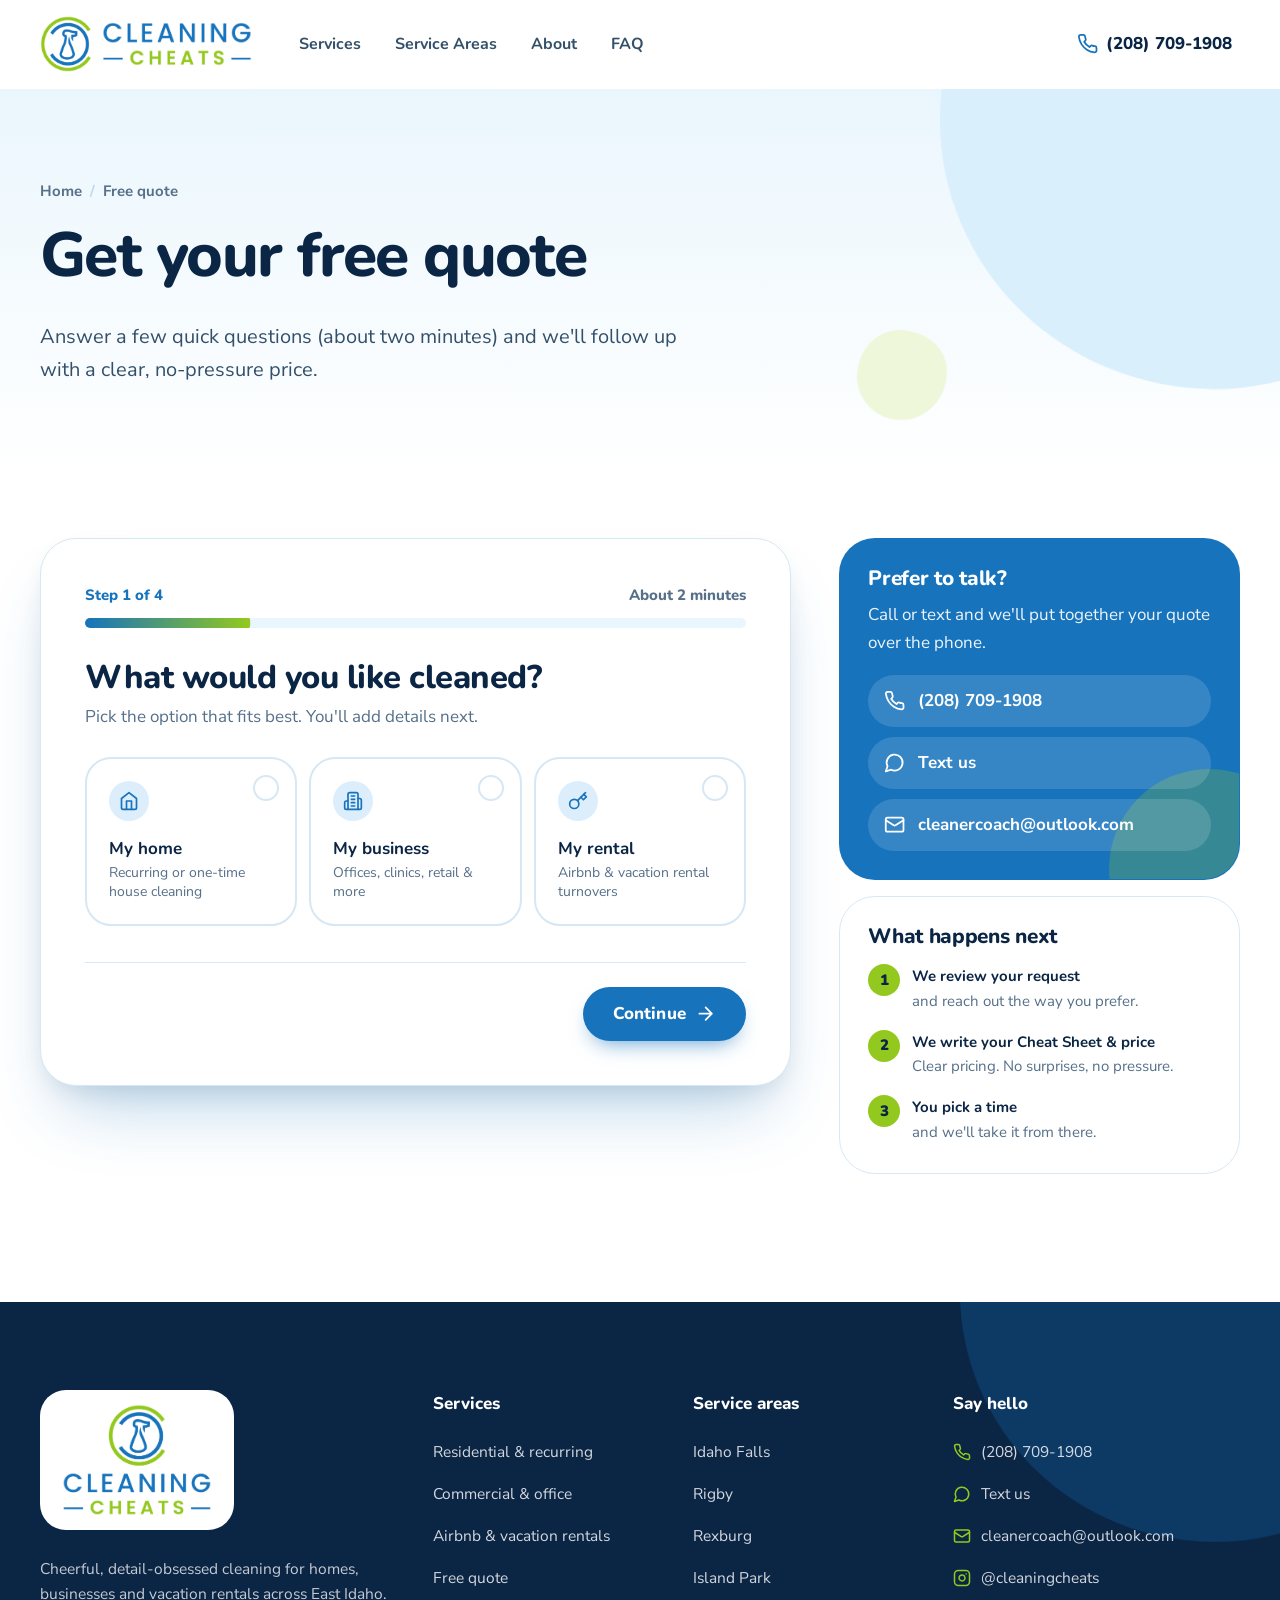
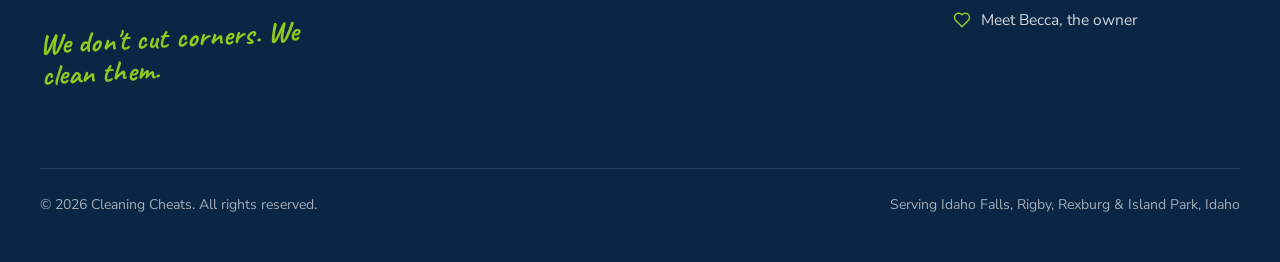
<file: quote.html>
<!doctype html>
<html lang="en">
<head>
  <meta charset="utf-8">
  <meta name="viewport" content="width=device-width, initial-scale=1, viewport-fit=cover">
  <title>Get a Free Cleaning Quote | Cleaning Cheats</title>
  <meta name="description" content="Request a free, no-pressure quote for house cleaning, office cleaning or vacation rental turnovers in Idaho Falls, Rigby, Rexburg or Island Park. Takes about 2 minutes.">
  <link rel="canonical" href="https://cleaningcheats.com/quote.html">
  <meta name="theme-color" content="#1673bc">
  <meta property="og:type" content="website">
  <meta property="og:site_name" content="Cleaning Cheats">
  <meta property="og:title" content="Get a Free Cleaning Quote | Cleaning Cheats">
  <meta property="og:description" content="Request a free, no-pressure quote for house cleaning, office cleaning or vacation rental turnovers in Idaho Falls, Rigby, Rexburg or Island Park. Takes about 2 minutes.">
  <meta property="og:url" content="https://cleaningcheats.com/quote.html">
  <meta property="og:image" content="https://cleaningcheats.com/assets/img/logo-original.jpg">
  <link rel="icon" href="assets/img/logo-mark.png" type="image/png">
  <link rel="apple-touch-icon" href="assets/img/logo-mark.png">
  <link rel="preconnect" href="https://fonts.googleapis.com">
  <link rel="preconnect" href="https://fonts.gstatic.com" crossorigin>
  <link rel="stylesheet" href="https://fonts.googleapis.com/css2?family=Caveat:wght@700&amp;family=Nunito+Sans:opsz,wght@6..12,400;6..12,600;6..12,700&amp;family=Nunito:wght@700;800;900&amp;display=swap">
  <link rel="stylesheet" href="assets/css/styles.css">
  <script>document.documentElement.classList.add('js');</script>
  <script src="assets/js/main.js" defer></script>
</head>
<body class="page-quote">
  <svg class="sprite" aria-hidden="true" focusable="false" xmlns="http://www.w3.org/2000/svg">
    <symbol id="i-home" viewBox="0 0 24 24"><path d="m3 9 9-7 9 7v11a2 2 0 0 1-2 2H5a2 2 0 0 1-2-2z"/><path d="M9 22V12h6v10"/></symbol>
    <symbol id="i-building" viewBox="0 0 24 24"><path d="M6 22V4a2 2 0 0 1 2-2h8a2 2 0 0 1 2 2v18Z"/><path d="M6 12H4a2 2 0 0 0-2 2v6a2 2 0 0 0 2 2h2"/><path d="M18 9h2a2 2 0 0 1 2 2v9a2 2 0 0 1-2 2h-2"/><path d="M10 6h4M10 10h4M10 14h4M10 18h4"/></symbol>
    <symbol id="i-key" viewBox="0 0 24 24"><circle cx="7.5" cy="15.5" r="5.5"/><path d="m21 2-9.6 9.6"/><path d="m15.5 7.5 3 3L22 7l-3-3"/></symbol>
    <symbol id="i-phone" viewBox="0 0 24 24"><path d="M22 16.92v3a2 2 0 0 1-2.18 2 19.79 19.79 0 0 1-8.63-3.07 19.5 19.5 0 0 1-6-6 19.79 19.79 0 0 1-3.07-8.67A2 2 0 0 1 4.11 2h3a2 2 0 0 1 2 1.72 12.84 12.84 0 0 0 .7 2.81 2 2 0 0 1-.45 2.11L8.09 9.91a16 16 0 0 0 6 6l1.27-1.27a2 2 0 0 1 2.11-.45 12.84 12.84 0 0 0 2.81.7A2 2 0 0 1 22 16.92z"/></symbol>
    <symbol id="i-mail" viewBox="0 0 24 24"><rect width="20" height="16" x="2" y="4" rx="2"/><path d="m22 7-8.97 5.7a1.94 1.94 0 0 1-2.06 0L2 7"/></symbol>
    <symbol id="i-pin" viewBox="0 0 24 24"><path d="M20 10c0 6-8 12-8 12s-8-6-8-12a8 8 0 0 1 16 0Z"/><circle cx="12" cy="10" r="3"/></symbol>
    <symbol id="i-check" viewBox="0 0 24 24"><path d="M20 6 9 17l-5-5"/></symbol>
    <symbol id="i-sparkles" viewBox="0 0 24 24"><path d="m12 3-1.9 5.8a2 2 0 0 1-1.3 1.3L3 12l5.8 1.9a2 2 0 0 1 1.3 1.3L12 21l1.9-5.8a2 2 0 0 1 1.3-1.3L21 12l-5.8-1.9a2 2 0 0 1-1.3-1.3Z"/><path d="M5 3v4M19 17v4M3 5h4M17 19h4"/></symbol>
    <symbol id="i-calendar" viewBox="0 0 24 24"><rect width="18" height="18" x="3" y="4" rx="2"/><path d="M16 2v4M8 2v4M3 10h18"/></symbol>
    <symbol id="i-clipboard" viewBox="0 0 24 24"><rect width="8" height="4" x="8" y="2" rx="1"/><path d="M16 4h2a2 2 0 0 1 2 2v14a2 2 0 0 1-2 2H6a2 2 0 0 1-2-2V6a2 2 0 0 1 2-2h2"/><path d="m9 14 2 2 4-4"/></symbol>
    <symbol id="i-users" viewBox="0 0 24 24"><path d="M16 21v-2a4 4 0 0 0-4-4H6a4 4 0 0 0-4 4v2"/><circle cx="9" cy="7" r="4"/><path d="M22 21v-2a4 4 0 0 0-3-3.87M16 3.13a4 4 0 0 1 0 7.75"/></symbol>
    <symbol id="i-message" viewBox="0 0 24 24"><path d="M7.9 20A9 9 0 1 0 4 16.1L2 22Z"/></symbol>
    <symbol id="i-arrow-right" viewBox="0 0 24 24"><path d="M5 12h14M12 5l7 7-7 7"/></symbol>
    <symbol id="i-arrow-left" viewBox="0 0 24 24"><path d="M19 12H5M12 19l-7-7 7-7"/></symbol>
    <symbol id="i-menu" viewBox="0 0 24 24"><path d="M4 7h16M4 12h16M4 17h16"/></symbol>
    <symbol id="i-close" viewBox="0 0 24 24"><path d="M18 6 6 18M6 6l12 12"/></symbol>
    <symbol id="i-clock" viewBox="0 0 24 24"><circle cx="12" cy="12" r="10"/><path d="M12 6v6l4 2"/></symbol>
    <symbol id="i-repeat" viewBox="0 0 24 24"><path d="m17 2 4 4-4 4"/><path d="M3 11v-1a4 4 0 0 1 4-4h14"/><path d="m7 22-4-4 4-4"/><path d="M21 13v1a4 4 0 0 1-4 4H3"/></symbol>
    <symbol id="i-bed" viewBox="0 0 24 24"><path d="M2 4v16M2 8h18a2 2 0 0 1 2 2v10M2 17h20M6 8v9"/></symbol>
    <symbol id="i-droplet" viewBox="0 0 24 24"><path d="M12 22a7 7 0 0 0 7-7c0-2-1-3.9-3-5.5s-3.5-4-4-6.5c-.5 2.5-2 4.9-4 6.5C6 11.1 5 13 5 15a7 7 0 0 0 7 7z"/></symbol>
    <symbol id="i-utensils" viewBox="0 0 24 24"><path d="M3 2v7c0 1.1.9 2 2 2h4a2 2 0 0 0 2-2V2M7 2v20M21 15V2a5 5 0 0 0-5 5v6c0 1.1.9 2 2 2h3Zm0 0v7"/></symbol>
    <symbol id="i-sofa" viewBox="0 0 24 24"><path d="M20 9V6a2 2 0 0 0-2-2H6a2 2 0 0 0-2 2v3"/><path d="M2 16a2 2 0 0 0 2 2h16a2 2 0 0 0 2-2v-5a2 2 0 0 0-4 0v1.5a.5.5 0 0 1-.5.5h-11a.5.5 0 0 1-.5-.5V11a2 2 0 0 0-4 0zM4 18v2M20 18v2"/></symbol>
    <symbol id="i-plus" viewBox="0 0 24 24"><path d="M12 5v14M5 12h14"/></symbol>
    <symbol id="i-alert" viewBox="0 0 24 24"><circle cx="12" cy="12" r="10"/><path d="M12 8v4M12 16h.01"/></symbol>
    <symbol id="i-send" viewBox="0 0 24 24"><path d="m22 2-7 20-4-9-9-4Z"/><path d="M22 2 11 13"/></symbol>
    <symbol id="i-instagram" viewBox="0 0 24 24"><rect width="20" height="20" x="2" y="2" rx="5"/><path d="M16 11.37A4 4 0 1 1 12.63 8 4 4 0 0 1 16 11.37z"/><path d="M17.5 6.5h.01"/></symbol>
    <symbol id="i-heart" viewBox="0 0 24 24"><path d="M19 14c1.49-1.46 3-3.21 3-5.5A5.5 5.5 0 0 0 16.5 3c-1.76 0-3 .5-4.5 2-1.5-1.5-2.74-2-4.5-2A5.5 5.5 0 0 0 2 8.5c0 2.3 1.5 4.05 3 5.5l7 7Z"/></symbol>
    <symbol id="i-star" viewBox="0 0 24 24"><path d="M12 2l3.09 6.26L22 9.27l-5 4.87 1.18 6.88L12 17.77l-6.18 3.25L7 14.14 2 9.27l6.91-1.01L12 2z"/></symbol>
    <symbol id="i-smile" viewBox="0 0 24 24"><circle cx="12" cy="12" r="10"/><path d="M8 14s1.5 2 4 2 4-2 4-2M9 9h.01M15 9h.01"/></symbol>
    <symbol id="i-search" viewBox="0 0 24 24"><circle cx="11" cy="11" r="8"/><path d="m21 21-4.3-4.3"/></symbol>
    <symbol id="i-hand" viewBox="0 0 24 24"><path d="M11 12h2a2 2 0 1 0 0-4h-3c-.6 0-1.1.2-1.4.6L3 14"/><path d="m7 18 1.6-1.4c.3-.4.8-.6 1.4-.6h4c1.1 0 2.1-.4 2.8-1.2l4.6-4.4a2 2 0 0 0-2.75-2.91l-4.2 3.9"/><path d="m2 13 6 6"/></symbol>
  </svg>

  <a class="skip-link" href="#main">Skip to main content</a>

  <header class="site-header" data-header>
    <div class="container header-inner">
      <a class="brand" href="index.html" aria-label="Cleaning Cheats home">
        <img class="brand-mark" src="assets/img/logo-mark.png" width="292" height="311" alt="">
        <img class="brand-word" src="assets/img/logo-wordmark.png" width="739" height="215" alt="Cleaning Cheats">
      </a>
      <nav class="nav" aria-label="Primary">
        <ul class="nav-list">
          <li><a href="services.html">Services</a></li>
          <li><a href="areas.html">Service Areas</a></li>
          <li><a href="about.html">About</a></li>
          <li><a href="index.html#faq">FAQ</a></li>
        </ul>
      </nav>
      <div class="header-actions">
        <a class="header-phone" href="tel:+12087091908"><svg class="icon" aria-hidden="true"><use href="#i-phone"/></svg><span>(208) 709-1908</span></a>
        <button class="nav-toggle" type="button" aria-expanded="false" aria-controls="mobile-menu" aria-label="Open menu" data-nav-toggle>
          <svg class="icon icon-menu" aria-hidden="true"><use href="#i-menu"/></svg>
          <svg class="icon icon-close" aria-hidden="true"><use href="#i-close"/></svg>
        </button>
      </div>
    </div>
  </header>

  <div class="mobile-menu" id="mobile-menu" hidden>
    <nav aria-label="Mobile">
      <ul class="mobile-menu-list">
        <li style="--i:0"><a href="index.html">Home <svg class="icon" aria-hidden="true"><use href="#i-arrow-right"/></svg></a></li>
        <li style="--i:1"><a href="services.html">Services <svg class="icon" aria-hidden="true"><use href="#i-arrow-right"/></svg></a></li>
        <li style="--i:2"><a href="areas.html">Service Areas <svg class="icon" aria-hidden="true"><use href="#i-arrow-right"/></svg></a></li>
        <li style="--i:3"><a href="about.html">About <svg class="icon" aria-hidden="true"><use href="#i-arrow-right"/></svg></a></li>
        <li style="--i:4"><a href="index.html#faq">FAQ <svg class="icon" aria-hidden="true"><use href="#i-arrow-right"/></svg></a></li>
      </ul>
    </nav>
    <div class="mobile-menu-actions">
      <a class="btn btn-ghost btn-block" href="tel:+12087091908"><svg class="icon" aria-hidden="true"><use href="#i-phone"/></svg> Call or text (208) 709-1908</a>
    </div>
    <p class="mobile-menu-meta">Serving Idaho Falls, Rigby, Rexburg &amp; Island Park<br><a href="mailto:cleanercoach@outlook.com">cleanercoach@outlook.com</a><br><a href="https://www.instagram.com/cleaningcheats/" target="_blank" rel="noopener">@cleaningcheats on Instagram</a></p>
    <p class="hand">We don't cut corners. We clean them.</p>
  </div>

  <main id="main">

    <section class="page-hero" aria-labelledby="page-title">
      <span class="blob blob--sky b1" aria-hidden="true"></span>
      <span class="blob blob--lime b2" aria-hidden="true"></span>
      <div class="container">
        <nav class="breadcrumb reveal" aria-label="Breadcrumb"><ol><li><a href="index.html">Home</a></li><li aria-current="page">Free quote</li></ol></nav>
        <h1 id="page-title" class="reveal" style="--d:1">Get your free quote</h1>
        <p class="lead reveal" style="--d:2">Answer a few quick questions (about two minutes) and we'll follow up with a clear, no-pressure price.</p>
        
        
      </div>
    </section>

    <section class="section section--tight-top" aria-label="Quote request form">
      <div class="container quote-layout">
        <div class="quote-card reveal">
          <div data-progress-wrap>
            <div class="progress-meta"><span data-step-label>Step 1 of 4</span><span>About 2 minutes</span></div>
            <div class="progress-track" aria-hidden="true"><div class="progress-bar" data-progress></div></div>
          </div>
          <p class="sr-only" aria-live="polite" data-live></p>

          <form data-quote-form method="post" novalidate>
            <input type="hidden" name="_subject" value="New quote request from the Cleaning Cheats website">
            <div class="hp" aria-hidden="true"><label>Leave this field empty <input type="text" name="company_website" tabindex="-1" autocomplete="off"></label></div>

            <section class="form-step" data-step aria-labelledby="s1-title">
              <h2 class="step-heading" id="s1-title" tabindex="-1" data-step-heading>What would you like cleaned?</h2>
              <p class="step-intro">Pick the option that fits best. You'll add details next.</p>
              <fieldset data-field>
                <legend class="sr-only">Type of cleaning</legend>
                <div class="option-grid option-grid--3">
                  <label class="option">
                    <input type="radio" name="service" value="residential" required data-label="Service" data-error="Please choose the type of cleaning you need." aria-describedby="service-error">
                    <span class="option-body">
                      <span class="fc-icon"><svg class="icon" aria-hidden="true"><use href="#i-home"/></svg></span>
                      <span><strong>My home</strong><small>Recurring or one-time house cleaning</small></span>
                      <span class="option-check" aria-hidden="true"><svg class="icon" aria-hidden="true"><use href="#i-check"/></svg></span>
                    </span>
                  </label>
                  <label class="option">
                    <input type="radio" name="service" value="commercial" required data-label="Service" data-error="Please choose the type of cleaning you need." aria-describedby="service-error">
                    <span class="option-body">
                      <span class="fc-icon"><svg class="icon" aria-hidden="true"><use href="#i-building"/></svg></span>
                      <span><strong>My business</strong><small>Offices, clinics, retail &amp; more</small></span>
                      <span class="option-check" aria-hidden="true"><svg class="icon" aria-hidden="true"><use href="#i-check"/></svg></span>
                    </span>
                  </label>
                  <label class="option">
                    <input type="radio" name="service" value="rental" required data-label="Service" data-error="Please choose the type of cleaning you need." aria-describedby="service-error">
                    <span class="option-body">
                      <span class="fc-icon"><svg class="icon" aria-hidden="true"><use href="#i-key"/></svg></span>
                      <span><strong>My rental</strong><small>Airbnb &amp; vacation rental turnovers</small></span>
                      <span class="option-check" aria-hidden="true"><svg class="icon" aria-hidden="true"><use href="#i-check"/></svg></span>
                    </span>
                  </label>
                </div>
                <p class="field-error" id="service-error"><svg class="icon" aria-hidden="true"><use href="#i-alert"/></svg><span></span></p>
              </fieldset>
              <div class="form-nav">
                <button type="button" class="btn btn-primary" data-next>Continue <svg class="icon icon-arrow" aria-hidden="true"><use href="#i-arrow-right"/></svg></button>
              </div>
            </section>

            <section class="form-step" data-step aria-labelledby="s2-title" hidden>
              <h2 class="step-heading" id="s2-title" tabindex="-1" data-step-heading>Tell us about the space</h2>
              <p class="step-intro">Rough numbers are totally fine.</p>
              <div class="form-grid" data-for-service="residential">
                <div class="field" data-field>
                  <label class="field-label" for="bedrooms">Bedrooms <span class="req" aria-hidden="true">*</span></label>
                  <select class="input" id="bedrooms" name="bedrooms" required data-error="Please choose the number of bedrooms." aria-describedby="bedrooms-error" data-label="Bedrooms">
                    <option value="">Choose…</option><option>1</option><option>2</option><option>3</option><option>4</option><option>5</option><option>6+</option>
                  </select>
                  <p class="field-error" id="bedrooms-error"><svg class="icon" aria-hidden="true"><use href="#i-alert"/></svg><span></span></p>
                </div>
                <div class="field" data-field>
                  <label class="field-label" for="bathrooms">Bathrooms <span class="req" aria-hidden="true">*</span></label>
                  <select class="input" id="bathrooms" name="bathrooms" required data-error="Please choose the number of bathrooms." aria-describedby="bathrooms-error" data-label="Bathrooms">
                    <option value="">Choose…</option><option>1</option><option>1.5</option><option>2</option><option>2.5</option><option>3</option><option>3.5</option><option>4+</option>
                  </select>
                  <p class="field-error" id="bathrooms-error"><svg class="icon" aria-hidden="true"><use href="#i-alert"/></svg><span></span></p>
                </div>
                <div class="field" data-field>
                  <label class="field-label" for="home_size">Approximate size <span class="optional">(optional)</span></label>
                  <select class="input" id="home_size" name="home_size" data-label="Approximate size">
                    <option value="">Choose…</option><option>Under 1,000 sq ft</option><option>1,000–1,999 sq ft</option><option>2,000–2,999 sq ft</option><option>3,000–3,999 sq ft</option><option>4,000+ sq ft</option><option>Not sure</option>
                  </select>
                </div>
              <fieldset class="field " data-field>
                <legend class="group-label">Any pets? <span class="optional">(optional)</span></legend>
                <div class="chip-options">
                  <label class="option"><input type="radio" name="pets" value="Yes" data-label="Any pets?"><span class="option-body"><strong>Yes</strong></span></label>
                  <label class="option"><input type="radio" name="pets" value="No" data-label="Any pets?"><span class="option-body"><strong>No</strong></span></label>
                </div>
              </fieldset>
              </div>
              <div class="form-grid" data-for-service="commercial" hidden>
                <div class="field" data-field>
                  <label class="field-label" for="business_type">Type of space <span class="req" aria-hidden="true">*</span></label>
                  <select class="input" id="business_type" name="business_type" required data-error="Please choose the type of space." aria-describedby="business_type-error" data-label="Type of space">
                    <option value="">Choose…</option><option>Office</option><option>Medical or dental clinic</option><option>Retail or showroom</option><option>Church or community space</option><option>Other</option>
                  </select>
                  <p class="field-error" id="business_type-error"><svg class="icon" aria-hidden="true"><use href="#i-alert"/></svg><span></span></p>
                </div>
                <div class="field" data-field>
                  <label class="field-label" for="commercial_size">Approximate size <span class="req" aria-hidden="true">*</span></label>
                  <select class="input" id="commercial_size" name="commercial_size" required data-error="Please choose an approximate size." aria-describedby="commercial_size-error" data-label="Approximate size">
                    <option value="">Choose…</option><option>Under 2,000 sq ft</option><option>2,000–4,999 sq ft</option><option>5,000–9,999 sq ft</option><option>10,000+ sq ft</option><option>Not sure</option>
                  </select>
                  <p class="field-error" id="commercial_size-error"><svg class="icon" aria-hidden="true"><use href="#i-alert"/></svg><span></span></p>
                </div>
                <div class="field span-2" data-field>
                  <label class="field-label" for="business_name">Business name <span class="optional">(optional)</span></label>
                  <input class="input" type="text" id="business_name" name="business_name" autocomplete="organization" data-label="Business name">
                </div>
              </div>
              <div class="form-grid" data-for-service="rental" hidden>
                <div class="field" data-field>
                  <label class="field-label" for="rental_properties">Number of properties <span class="req" aria-hidden="true">*</span></label>
                  <select class="input" id="rental_properties" name="rental_properties" required data-error="Please choose how many properties." aria-describedby="rental_properties-error" data-label="Number of properties">
                    <option value="">Choose…</option><option>1</option><option>2–3</option><option>4–6</option><option>7+</option>
                  </select>
                  <p class="field-error" id="rental_properties-error"><svg class="icon" aria-hidden="true"><use href="#i-alert"/></svg><span></span></p>
                </div>
                <div class="field" data-field>
                  <label class="field-label" for="rental_bedrooms">Bedrooms (largest property) <span class="req" aria-hidden="true">*</span></label>
                  <select class="input" id="rental_bedrooms" name="rental_bedrooms" required data-error="Please choose the number of bedrooms." aria-describedby="rental_bedrooms-error" data-label="Bedrooms">
                    <option value="">Choose…</option><option>Studio</option><option>1</option><option>2</option><option>3</option><option>4</option><option>5</option><option>6+</option>
                  </select>
                  <p class="field-error" id="rental_bedrooms-error"><svg class="icon" aria-hidden="true"><use href="#i-alert"/></svg><span></span></p>
                </div>
                <div class="field span-2" data-field>
                  <label class="field-label" for="turnovers">Turnovers per month, roughly <span class="optional">(optional)</span></label>
                  <select class="input" id="turnovers" name="turnovers" data-label="Turnovers per month, roughly">
                    <option value="">Choose…</option><option>1–4</option><option>5–8</option><option>9–15</option><option>16+</option><option>Varies by season</option>
                  </select>
                </div>
              </div>
              <div class="form-nav">
                <button type="button" class="btn btn-ghost" data-back><svg class="icon" aria-hidden="true"><use href="#i-arrow-left"/></svg> Back</button>
                <button type="button" class="btn btn-primary" data-next>Continue <svg class="icon icon-arrow" aria-hidden="true"><use href="#i-arrow-right"/></svg></button>
              </div>
            </section>

            <section class="form-step" data-step aria-labelledby="s3-title" hidden>
              <h2 class="step-heading" id="s3-title" tabindex="-1" data-step-heading>When and where?</h2>
              <p class="step-intro">This helps us plan your schedule and travel.</p>
              <fieldset class="field form-block" data-field data-for-service="residential commercial">
                <legend class="group-label">How often? <span class="req" aria-hidden="true">*</span></legend>
                <div class="chip-options">
                  <label class="option"><input type="radio" name="frequency" value="Weekly" data-label="How often?" required data-error="Please choose how often you'd like cleaning." aria-describedby="frequency-error"><span class="option-body"><strong>Weekly</strong></span></label>
                  <label class="option"><input type="radio" name="frequency" value="Every 2 weeks" data-label="How often?" required data-error="Please choose how often you'd like cleaning." aria-describedby="frequency-error"><span class="option-body"><strong>Every 2 weeks</strong></span></label>
                  <label class="option"><input type="radio" name="frequency" value="Monthly" data-label="How often?" required data-error="Please choose how often you'd like cleaning." aria-describedby="frequency-error"><span class="option-body"><strong>Monthly</strong></span></label>
                  <label class="option"><input type="radio" name="frequency" value="One-time" data-label="How often?" required data-error="Please choose how often you'd like cleaning." aria-describedby="frequency-error"><span class="option-body"><strong>One-time</strong></span></label>
                  <label class="option"><input type="radio" name="frequency" value="Not sure yet" data-label="How often?" required data-error="Please choose how often you'd like cleaning." aria-describedby="frequency-error"><span class="option-body"><strong>Not sure yet</strong></span></label>
                </div>
                <p class="field-error" id="frequency-error"><svg class="icon" aria-hidden="true"><use href="#i-alert"/></svg><span></span></p>
              </fieldset>
              <div class="form-grid form-block">
                <div class="field" data-field>
                  <label class="field-label" for="town">Town <span class="req" aria-hidden="true">*</span></label>
                  <select class="input" id="town" name="town" required data-error="Please choose the town closest to you." aria-describedby="town-error" data-label="Town">
                    <option value="">Choose…</option><option>Idaho Falls</option><option>Rigby</option><option>Rexburg</option><option>Island Park</option><option>Somewhere nearby</option>
                  </select>
                  <p class="field-error" id="town-error"><svg class="icon" aria-hidden="true"><use href="#i-alert"/></svg><span></span></p>
                </div>
                <div class="field" data-field>
                  <label class="field-label" for="start_date">Preferred start date <span class="optional">(optional)</span></label>
                  <input class="input" type="date" id="start_date" name="start_date" data-label="Preferred start date">
                </div>
                <div class="field span-2" data-field>
                  <label class="field-label" for="address">Street address <span class="optional">(optional)</span></label>
                  <input class="input" type="text" id="address" name="address" autocomplete="street-address" data-label="Address" aria-describedby="address-hint">
                  <p class="field-hint" id="address-hint">Helps us plan travel. You can also share it later.</p>
                </div>
              </div>
              <div class="form-nav">
                <button type="button" class="btn btn-ghost" data-back><svg class="icon" aria-hidden="true"><use href="#i-arrow-left"/></svg> Back</button>
                <button type="button" class="btn btn-primary" data-next>Continue <svg class="icon icon-arrow" aria-hidden="true"><use href="#i-arrow-right"/></svg></button>
              </div>
            </section>

            <section class="form-step" data-step aria-labelledby="s4-title" hidden>
              <h2 class="step-heading" id="s4-title" tabindex="-1" data-step-heading>How can we reach you?</h2>
              <p class="step-intro">We'll follow up with your quote. No spam, ever.</p>
              <div class="form-grid">
                <div class="field span-2" data-field>
                  <label class="field-label" for="name">Full name <span class="req" aria-hidden="true">*</span></label>
                  <input class="input" type="text" id="name" name="name" autocomplete="name" required data-label="Name" data-error="Please enter your name." aria-describedby="name-error">
                  <p class="field-error" id="name-error"><svg class="icon" aria-hidden="true"><use href="#i-alert"/></svg><span></span></p>
                </div>
                <div class="field" data-field>
                  <label class="field-label" for="phone">Phone <span class="req" aria-hidden="true">*</span></label>
                  <input class="input" type="tel" id="phone" name="phone" autocomplete="tel" inputmode="tel" required data-label="Phone" data-error="Please enter a phone number we can reach you at." aria-describedby="phone-error">
                  <p class="field-error" id="phone-error"><svg class="icon" aria-hidden="true"><use href="#i-alert"/></svg><span></span></p>
                </div>
                <div class="field" data-field>
                  <label class="field-label" for="email">Email <span class="req" aria-hidden="true">*</span></label>
                  <input class="input" type="email" id="email" name="email" autocomplete="email" inputmode="email" required data-label="Email" data-error="Please enter your email address." aria-describedby="email-error">
                  <p class="field-error" id="email-error"><svg class="icon" aria-hidden="true"><use href="#i-alert"/></svg><span></span></p>
                </div>
              <fieldset class="field span-2" data-field>
                <legend class="group-label">Best way to reach you <span class="optional">(optional)</span></legend>
                <div class="chip-options">
                  <label class="option"><input type="radio" name="contact_method" value="Call" data-label="Best way to reach you"><span class="option-body"><strong>Call</strong></span></label>
                  <label class="option"><input type="radio" name="contact_method" value="Text" data-label="Best way to reach you"><span class="option-body"><strong>Text</strong></span></label>
                  <label class="option"><input type="radio" name="contact_method" value="Email" data-label="Best way to reach you"><span class="option-body"><strong>Email</strong></span></label>
                </div>
              </fieldset>
                <div class="field span-2" data-field>
                  <label class="field-label" for="notes">Anything else we should know? <span class="optional">(optional)</span></label>
                  <textarea class="input" id="notes" name="notes" rows="4" data-label="Notes" placeholder="Problem areas, gate codes, special requests…"></textarea>
                </div>
              </div>
              <div class="form-alert" data-form-alert role="alert" tabindex="-1" hidden>
                <svg class="icon" aria-hidden="true"><use href="#i-alert"/></svg>
                <span>We couldn't send your request. Please try again, or call or text us at <a href="tel:+12087091908">(208) 709-1908</a>.</span>
              </div>
              <div class="form-nav">
                <button type="button" class="btn btn-ghost" data-back><svg class="icon" aria-hidden="true"><use href="#i-arrow-left"/></svg> Back</button>
                <button type="submit" class="btn btn-primary">Send my request <svg class="icon" aria-hidden="true"><use href="#i-send"/></svg></button>
              </div>
              <p class="form-fineprint">We only use your information to respond to your request.</p>
            </section>
          </form>

          <div class="form-success" data-success hidden>
            <svg class="success-mark" viewBox="0 0 96 96" aria-hidden="true"><circle cx="48" cy="48" r="46"/><path pathLength="1" d="M30 49l12 12 24-26"/></svg>
            <h2 tabindex="-1" data-success-name>Thank you!</h2>
            <p class="hand">consider it handled.</p>
            <p data-success-sent>We've got your request and will be in touch soon to go over the details and pricing. Need us sooner? Call or text <a href="tel:+12087091908">(208) 709-1908</a>.</p>
            <p data-success-email hidden>Your email app should open with your request filled in. Just hit <strong>Send</strong>. If it didn't open, email us at <a href="mailto:cleanercoach@outlook.com">cleanercoach@outlook.com</a> or call or text <a href="tel:+12087091908">(208) 709-1908</a>.</p>
            <div class="success-actions">
              <a class="btn btn-ghost" href="index.html">Back to home</a>
              <a class="btn btn-primary" href="tel:+12087091908"><svg class="icon" aria-hidden="true"><use href="#i-phone"/></svg> Call us now</a>
            </div>
          </div>
        </div>

        <aside class="quote-aside" aria-label="Other ways to reach us">
          <div class="aside-card aside-card--brand reveal" style="--d:1">
            <h2>Prefer to talk?</h2>
            <p>Call or text and we'll put together your quote over the phone.</p>
            <div class="aside-contact">
              <a href="tel:+12087091908"><svg class="icon" aria-hidden="true"><use href="#i-phone"/></svg> (208) 709-1908</a>
              <a href="sms:+12087091908"><svg class="icon" aria-hidden="true"><use href="#i-message"/></svg> Text us</a>
              <a href="mailto:cleanercoach@outlook.com"><svg class="icon" aria-hidden="true"><use href="#i-mail"/></svg> cleanercoach@outlook.com</a>
            </div>
          </div>
          <div class="aside-card reveal" style="--d:2">
            <h2>What happens next</h2>
            <ol class="next-steps">
              <li><div><strong>We review your request</strong>and reach out the way you prefer.</div></li>
              <li><div><strong>We write your Cheat Sheet &amp; price</strong>Clear pricing. No surprises, no pressure.</div></li>
              <li><div><strong>You pick a time</strong>and we'll take it from there.</div></li>
            </ol>
          </div>
        </aside>
      </div>
    </section>
  </main>

  <footer class="site-footer">
    <div class="blob" aria-hidden="true"></div>
    <div class="container">
      <div class="footer-grid">
        <div>
          <a class="footer-logo" href="index.html" aria-label="Cleaning Cheats home"><img src="assets/img/logo.png" width="743" height="558" alt="Cleaning Cheats" loading="lazy"></a>
          <p class="footer-blurb">Cheerful, detail-obsessed cleaning for homes, businesses and vacation rentals across East Idaho.</p>
          <p class="hand footer-hand">We don't cut corners. We clean them.</p>
        </div>
        <div>
          <p class="footer-title">Services</p>
          <ul class="footer-links">
            <li><a href="services.html#residential">Residential &amp; recurring</a></li>
            <li><a href="services.html#commercial">Commercial &amp; office</a></li>
            <li><a href="services.html#rentals">Airbnb &amp; vacation rentals</a></li>
            <li><a href="quote.html">Free quote</a></li>
          </ul>
        </div>
        <div>
          <p class="footer-title">Service areas</p>
          <ul class="footer-links">
            <li><a href="areas.html#idaho-falls">Idaho Falls</a></li>
            <li><a href="areas.html#rigby">Rigby</a></li>
            <li><a href="areas.html#rexburg">Rexburg</a></li>
            <li><a href="areas.html#island-park">Island Park</a></li>
          </ul>
        </div>
        <div>
          <p class="footer-title">Say hello</p>
          <ul class="footer-links">
            <li><a href="tel:+12087091908"><svg class="icon" aria-hidden="true"><use href="#i-phone"/></svg> (208) 709-1908</a></li>
            <li><a href="sms:+12087091908"><svg class="icon" aria-hidden="true"><use href="#i-message"/></svg> Text us</a></li>
            <li><a href="mailto:cleanercoach@outlook.com"><svg class="icon" aria-hidden="true"><use href="#i-mail"/></svg> cleanercoach@outlook.com</a></li>
            <li><a href="https://www.instagram.com/cleaningcheats/" target="_blank" rel="noopener"><svg class="icon" aria-hidden="true"><use href="#i-instagram"/></svg> @cleaningcheats<span class="sr-only"> on Instagram (opens in a new tab)</span></a></li>
            <li><a href="about.html"><svg class="icon" aria-hidden="true"><use href="#i-heart"/></svg> Meet Becca, the owner</a></li>
          </ul>
        </div>
      </div>
      <div class="footer-bottom">
        <p>© <span data-year>2026</span> Cleaning Cheats. All rights reserved.</p>
        <p>Serving Idaho Falls, Rigby, Rexburg &amp; Island Park, Idaho</p>
      </div>
    </div>
  </footer>

</body>
</html>
</file>
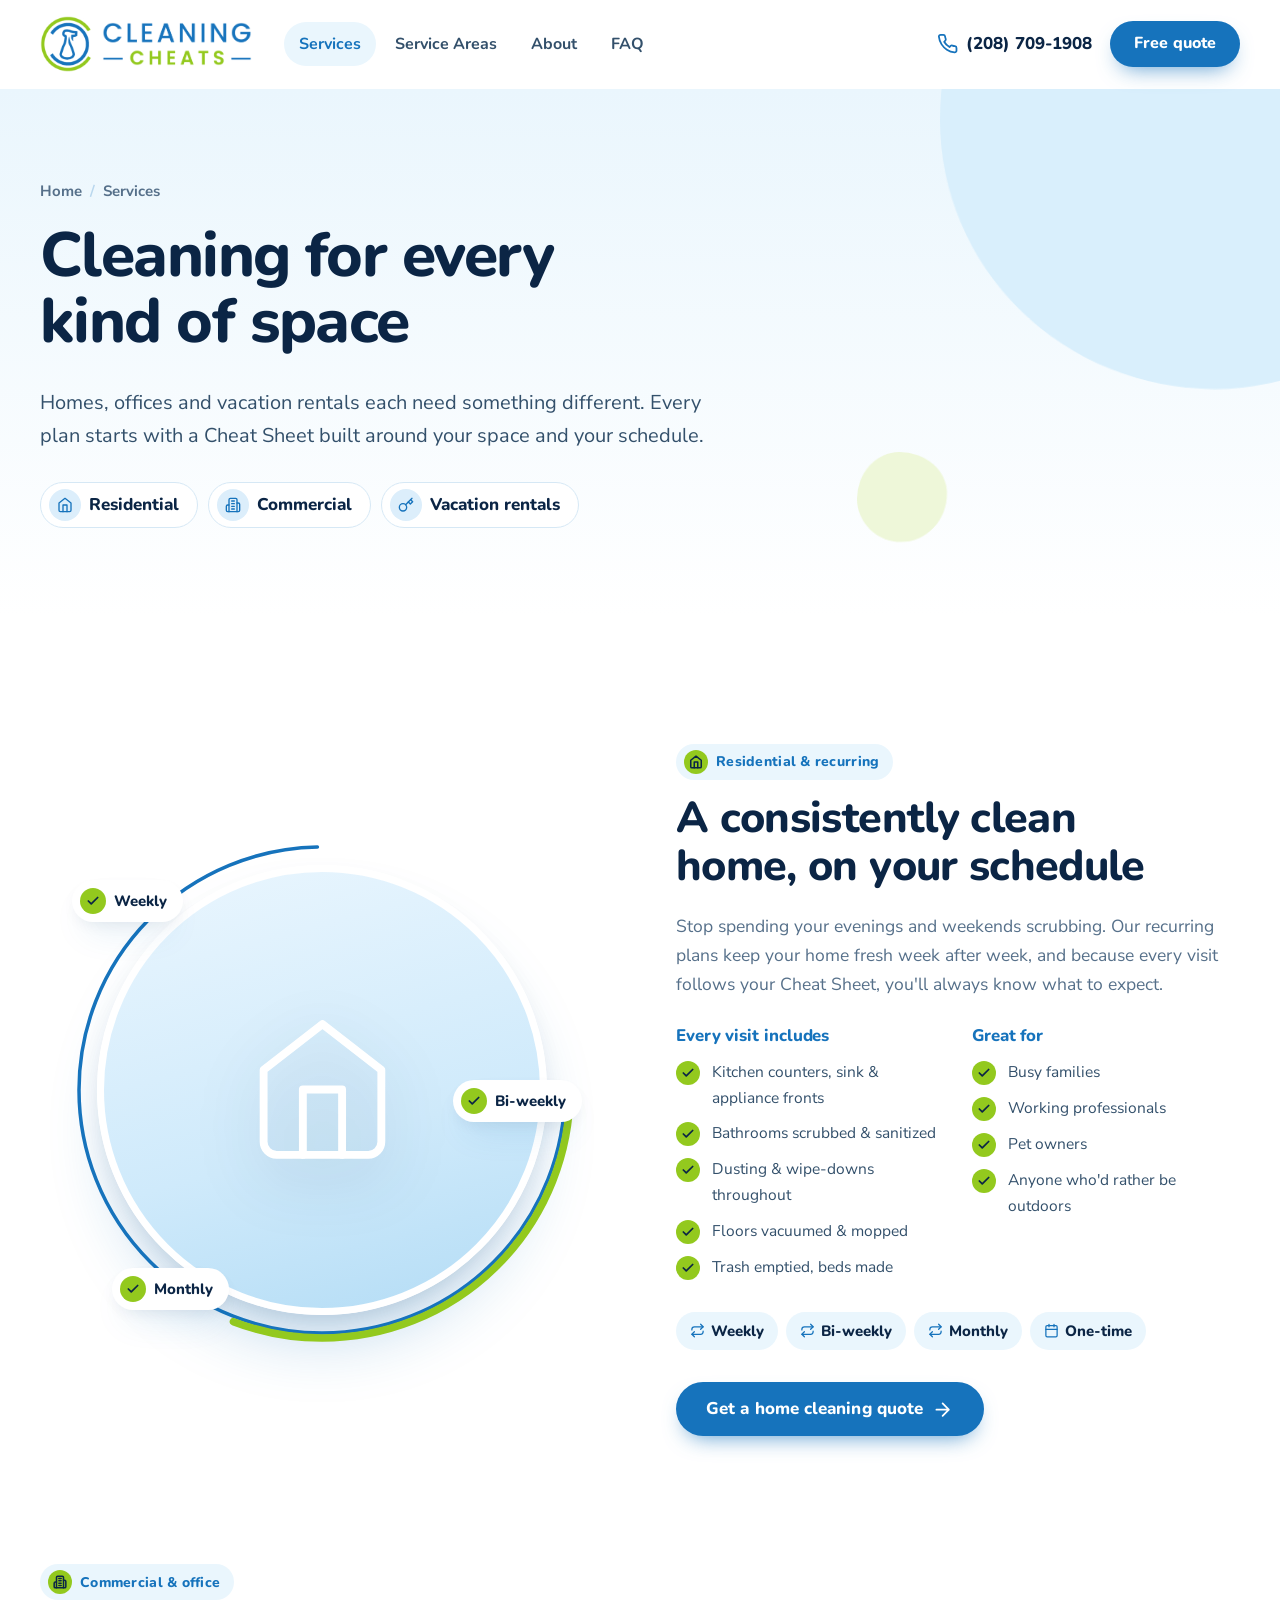
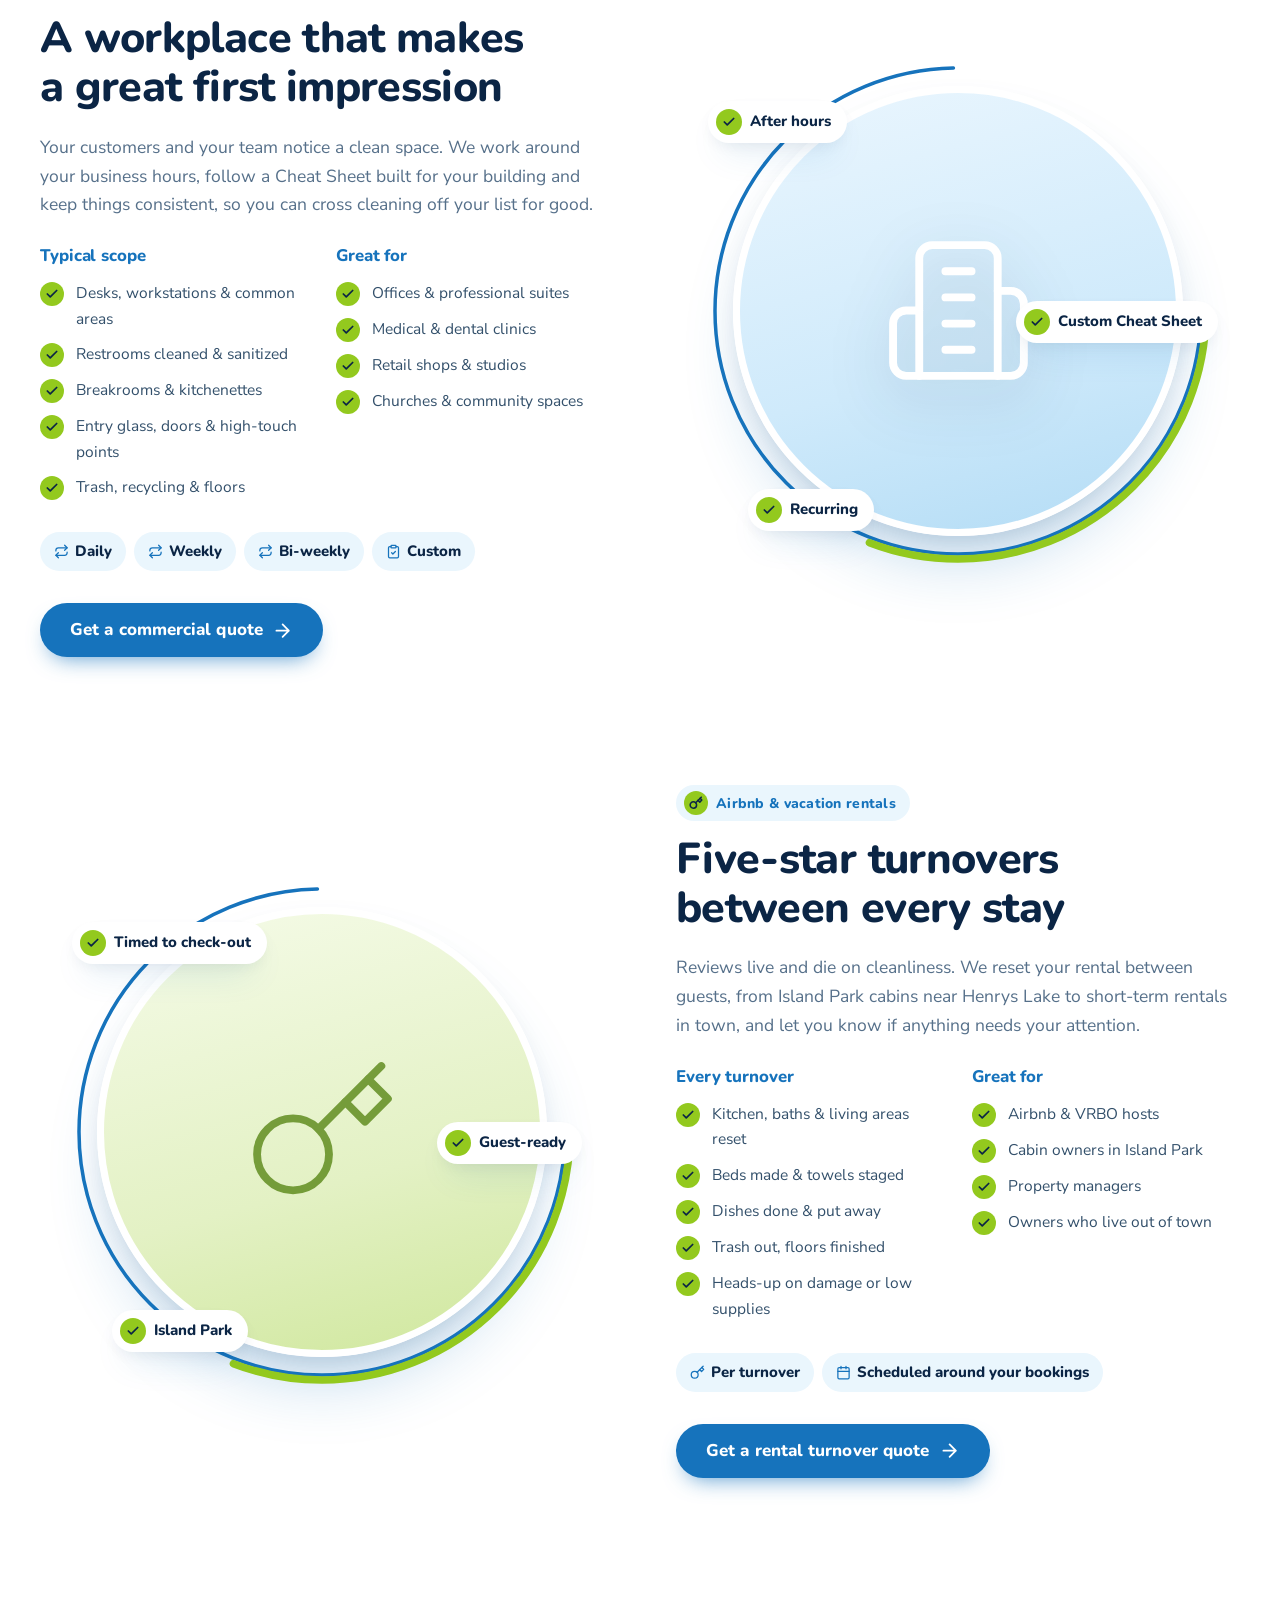
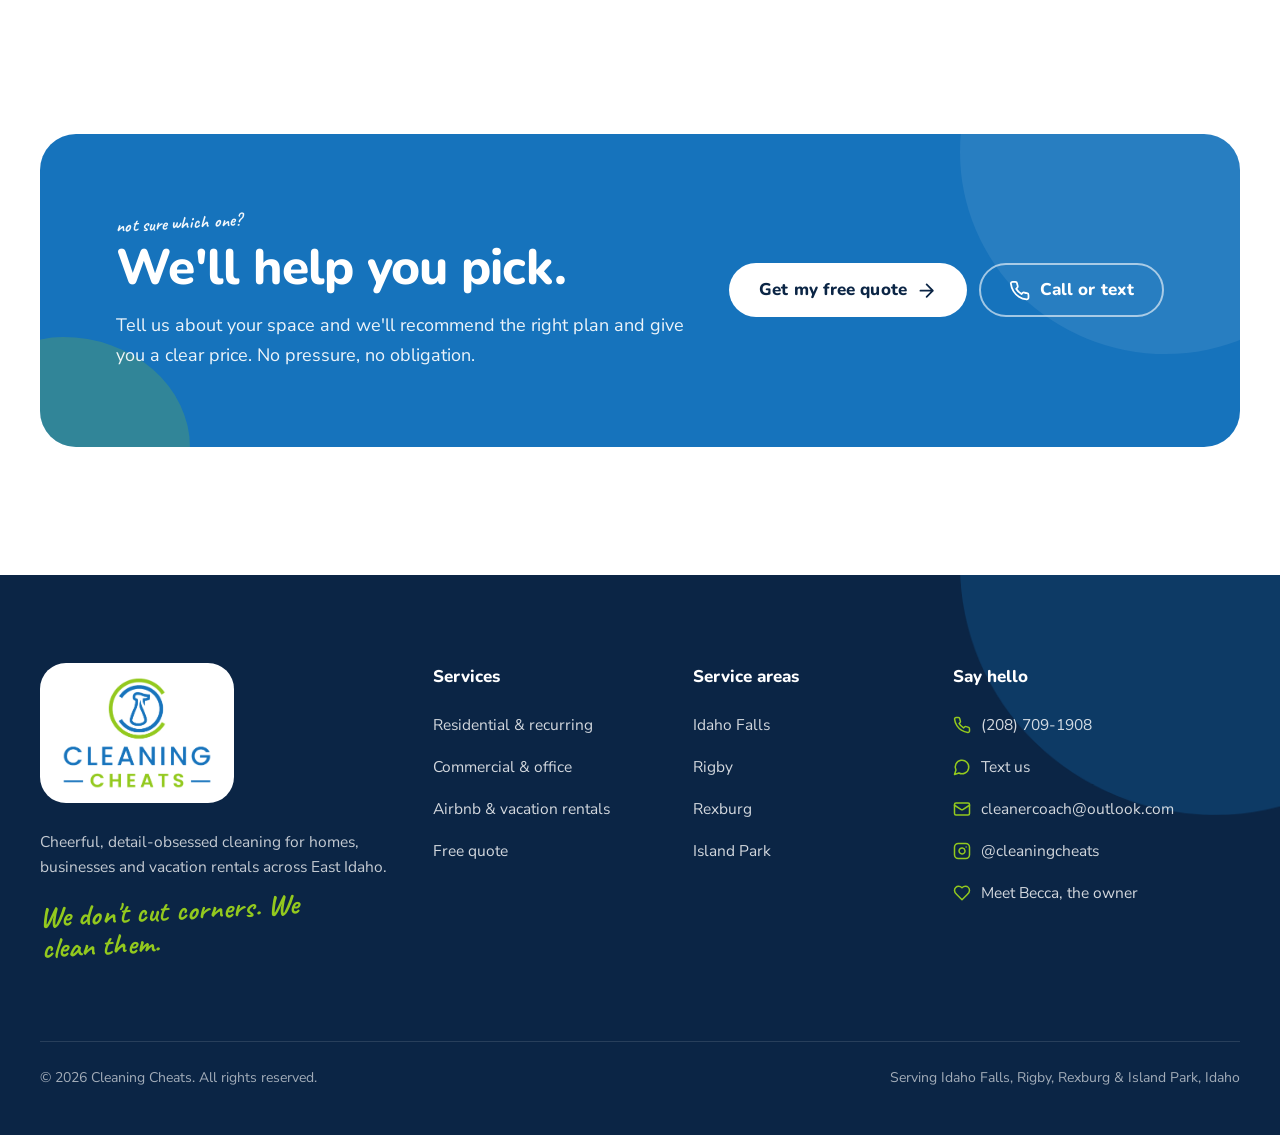
<file: services.html>
<!doctype html>
<html lang="en">
<head>
  <meta charset="utf-8">
  <meta name="viewport" content="width=device-width, initial-scale=1, viewport-fit=cover">
  <title>Cleaning Services: Home, Office &amp; Airbnb Turnovers | Cleaning Cheats</title>
  <meta name="description" content="Recurring house cleaning, commercial and office cleaning, and Airbnb and vacation rental turnovers in Idaho Falls, Rigby, Rexburg and Island Park.">
  <link rel="canonical" href="https://cleaningcheats.com/services.html">
  <meta name="theme-color" content="#1673bc">
  <meta property="og:type" content="website">
  <meta property="og:site_name" content="Cleaning Cheats">
  <meta property="og:title" content="Cleaning Services: Home, Office &amp; Airbnb Turnovers | Cleaning Cheats">
  <meta property="og:description" content="Recurring house cleaning, commercial and office cleaning, and Airbnb and vacation rental turnovers in Idaho Falls, Rigby, Rexburg and Island Park.">
  <meta property="og:url" content="https://cleaningcheats.com/services.html">
  <meta property="og:image" content="https://cleaningcheats.com/assets/img/logo-original.jpg">
  <link rel="icon" href="assets/img/logo-mark.png" type="image/png">
  <link rel="apple-touch-icon" href="assets/img/logo-mark.png">
  <link rel="preconnect" href="https://fonts.googleapis.com">
  <link rel="preconnect" href="https://fonts.gstatic.com" crossorigin>
  <link rel="stylesheet" href="https://fonts.googleapis.com/css2?family=Caveat:wght@700&amp;family=Nunito+Sans:opsz,wght@6..12,400;6..12,600;6..12,700&amp;family=Nunito:wght@700;800;900&amp;display=swap">
  <link rel="stylesheet" href="assets/css/styles.css">
  <script>document.documentElement.classList.add('js');</script>
  <script src="assets/js/main.js" defer></script>
</head>
<body>
  <svg class="sprite" aria-hidden="true" focusable="false" xmlns="http://www.w3.org/2000/svg">
    <symbol id="i-home" viewBox="0 0 24 24"><path d="m3 9 9-7 9 7v11a2 2 0 0 1-2 2H5a2 2 0 0 1-2-2z"/><path d="M9 22V12h6v10"/></symbol>
    <symbol id="i-building" viewBox="0 0 24 24"><path d="M6 22V4a2 2 0 0 1 2-2h8a2 2 0 0 1 2 2v18Z"/><path d="M6 12H4a2 2 0 0 0-2 2v6a2 2 0 0 0 2 2h2"/><path d="M18 9h2a2 2 0 0 1 2 2v9a2 2 0 0 1-2 2h-2"/><path d="M10 6h4M10 10h4M10 14h4M10 18h4"/></symbol>
    <symbol id="i-key" viewBox="0 0 24 24"><circle cx="7.5" cy="15.5" r="5.5"/><path d="m21 2-9.6 9.6"/><path d="m15.5 7.5 3 3L22 7l-3-3"/></symbol>
    <symbol id="i-phone" viewBox="0 0 24 24"><path d="M22 16.92v3a2 2 0 0 1-2.18 2 19.79 19.79 0 0 1-8.63-3.07 19.5 19.5 0 0 1-6-6 19.79 19.79 0 0 1-3.07-8.67A2 2 0 0 1 4.11 2h3a2 2 0 0 1 2 1.72 12.84 12.84 0 0 0 .7 2.81 2 2 0 0 1-.45 2.11L8.09 9.91a16 16 0 0 0 6 6l1.27-1.27a2 2 0 0 1 2.11-.45 12.84 12.84 0 0 0 2.81.7A2 2 0 0 1 22 16.92z"/></symbol>
    <symbol id="i-mail" viewBox="0 0 24 24"><rect width="20" height="16" x="2" y="4" rx="2"/><path d="m22 7-8.97 5.7a1.94 1.94 0 0 1-2.06 0L2 7"/></symbol>
    <symbol id="i-pin" viewBox="0 0 24 24"><path d="M20 10c0 6-8 12-8 12s-8-6-8-12a8 8 0 0 1 16 0Z"/><circle cx="12" cy="10" r="3"/></symbol>
    <symbol id="i-check" viewBox="0 0 24 24"><path d="M20 6 9 17l-5-5"/></symbol>
    <symbol id="i-sparkles" viewBox="0 0 24 24"><path d="m12 3-1.9 5.8a2 2 0 0 1-1.3 1.3L3 12l5.8 1.9a2 2 0 0 1 1.3 1.3L12 21l1.9-5.8a2 2 0 0 1 1.3-1.3L21 12l-5.8-1.9a2 2 0 0 1-1.3-1.3Z"/><path d="M5 3v4M19 17v4M3 5h4M17 19h4"/></symbol>
    <symbol id="i-calendar" viewBox="0 0 24 24"><rect width="18" height="18" x="3" y="4" rx="2"/><path d="M16 2v4M8 2v4M3 10h18"/></symbol>
    <symbol id="i-clipboard" viewBox="0 0 24 24"><rect width="8" height="4" x="8" y="2" rx="1"/><path d="M16 4h2a2 2 0 0 1 2 2v14a2 2 0 0 1-2 2H6a2 2 0 0 1-2-2V6a2 2 0 0 1 2-2h2"/><path d="m9 14 2 2 4-4"/></symbol>
    <symbol id="i-users" viewBox="0 0 24 24"><path d="M16 21v-2a4 4 0 0 0-4-4H6a4 4 0 0 0-4 4v2"/><circle cx="9" cy="7" r="4"/><path d="M22 21v-2a4 4 0 0 0-3-3.87M16 3.13a4 4 0 0 1 0 7.75"/></symbol>
    <symbol id="i-message" viewBox="0 0 24 24"><path d="M7.9 20A9 9 0 1 0 4 16.1L2 22Z"/></symbol>
    <symbol id="i-arrow-right" viewBox="0 0 24 24"><path d="M5 12h14M12 5l7 7-7 7"/></symbol>
    <symbol id="i-arrow-left" viewBox="0 0 24 24"><path d="M19 12H5M12 19l-7-7 7-7"/></symbol>
    <symbol id="i-menu" viewBox="0 0 24 24"><path d="M4 7h16M4 12h16M4 17h16"/></symbol>
    <symbol id="i-close" viewBox="0 0 24 24"><path d="M18 6 6 18M6 6l12 12"/></symbol>
    <symbol id="i-clock" viewBox="0 0 24 24"><circle cx="12" cy="12" r="10"/><path d="M12 6v6l4 2"/></symbol>
    <symbol id="i-repeat" viewBox="0 0 24 24"><path d="m17 2 4 4-4 4"/><path d="M3 11v-1a4 4 0 0 1 4-4h14"/><path d="m7 22-4-4 4-4"/><path d="M21 13v1a4 4 0 0 1-4 4H3"/></symbol>
    <symbol id="i-bed" viewBox="0 0 24 24"><path d="M2 4v16M2 8h18a2 2 0 0 1 2 2v10M2 17h20M6 8v9"/></symbol>
    <symbol id="i-droplet" viewBox="0 0 24 24"><path d="M12 22a7 7 0 0 0 7-7c0-2-1-3.9-3-5.5s-3.5-4-4-6.5c-.5 2.5-2 4.9-4 6.5C6 11.1 5 13 5 15a7 7 0 0 0 7 7z"/></symbol>
    <symbol id="i-utensils" viewBox="0 0 24 24"><path d="M3 2v7c0 1.1.9 2 2 2h4a2 2 0 0 0 2-2V2M7 2v20M21 15V2a5 5 0 0 0-5 5v6c0 1.1.9 2 2 2h3Zm0 0v7"/></symbol>
    <symbol id="i-sofa" viewBox="0 0 24 24"><path d="M20 9V6a2 2 0 0 0-2-2H6a2 2 0 0 0-2 2v3"/><path d="M2 16a2 2 0 0 0 2 2h16a2 2 0 0 0 2-2v-5a2 2 0 0 0-4 0v1.5a.5.5 0 0 1-.5.5h-11a.5.5 0 0 1-.5-.5V11a2 2 0 0 0-4 0zM4 18v2M20 18v2"/></symbol>
    <symbol id="i-plus" viewBox="0 0 24 24"><path d="M12 5v14M5 12h14"/></symbol>
    <symbol id="i-alert" viewBox="0 0 24 24"><circle cx="12" cy="12" r="10"/><path d="M12 8v4M12 16h.01"/></symbol>
    <symbol id="i-send" viewBox="0 0 24 24"><path d="m22 2-7 20-4-9-9-4Z"/><path d="M22 2 11 13"/></symbol>
    <symbol id="i-instagram" viewBox="0 0 24 24"><rect width="20" height="20" x="2" y="2" rx="5"/><path d="M16 11.37A4 4 0 1 1 12.63 8 4 4 0 0 1 16 11.37z"/><path d="M17.5 6.5h.01"/></symbol>
    <symbol id="i-heart" viewBox="0 0 24 24"><path d="M19 14c1.49-1.46 3-3.21 3-5.5A5.5 5.5 0 0 0 16.5 3c-1.76 0-3 .5-4.5 2-1.5-1.5-2.74-2-4.5-2A5.5 5.5 0 0 0 2 8.5c0 2.3 1.5 4.05 3 5.5l7 7Z"/></symbol>
    <symbol id="i-star" viewBox="0 0 24 24"><path d="M12 2l3.09 6.26L22 9.27l-5 4.87 1.18 6.88L12 17.77l-6.18 3.25L7 14.14 2 9.27l6.91-1.01L12 2z"/></symbol>
    <symbol id="i-smile" viewBox="0 0 24 24"><circle cx="12" cy="12" r="10"/><path d="M8 14s1.5 2 4 2 4-2 4-2M9 9h.01M15 9h.01"/></symbol>
    <symbol id="i-search" viewBox="0 0 24 24"><circle cx="11" cy="11" r="8"/><path d="m21 21-4.3-4.3"/></symbol>
    <symbol id="i-hand" viewBox="0 0 24 24"><path d="M11 12h2a2 2 0 1 0 0-4h-3c-.6 0-1.1.2-1.4.6L3 14"/><path d="m7 18 1.6-1.4c.3-.4.8-.6 1.4-.6h4c1.1 0 2.1-.4 2.8-1.2l4.6-4.4a2 2 0 0 0-2.75-2.91l-4.2 3.9"/><path d="m2 13 6 6"/></symbol>
  </svg>

  <a class="skip-link" href="#main">Skip to main content</a>

  <header class="site-header" data-header>
    <div class="container header-inner">
      <a class="brand" href="index.html" aria-label="Cleaning Cheats home">
        <img class="brand-mark" src="assets/img/logo-mark.png" width="292" height="311" alt="">
        <img class="brand-word" src="assets/img/logo-wordmark.png" width="739" height="215" alt="Cleaning Cheats">
      </a>
      <nav class="nav" aria-label="Primary">
        <ul class="nav-list">
          <li><a href="services.html" aria-current="page">Services</a></li>
          <li><a href="areas.html">Service Areas</a></li>
          <li><a href="about.html">About</a></li>
          <li><a href="index.html#faq">FAQ</a></li>
        </ul>
      </nav>
      <div class="header-actions">
        <a class="header-phone" href="tel:+12087091908"><svg class="icon" aria-hidden="true"><use href="#i-phone"/></svg><span>(208) 709-1908</span></a>
        <a class="btn btn-primary btn-sm" href="quote.html">Free quote</a>
        <button class="nav-toggle" type="button" aria-expanded="false" aria-controls="mobile-menu" aria-label="Open menu" data-nav-toggle>
          <svg class="icon icon-menu" aria-hidden="true"><use href="#i-menu"/></svg>
          <svg class="icon icon-close" aria-hidden="true"><use href="#i-close"/></svg>
        </button>
      </div>
    </div>
  </header>

  <div class="mobile-menu" id="mobile-menu" hidden>
    <nav aria-label="Mobile">
      <ul class="mobile-menu-list">
        <li style="--i:0"><a href="index.html">Home <svg class="icon" aria-hidden="true"><use href="#i-arrow-right"/></svg></a></li>
        <li style="--i:1"><a href="services.html" aria-current="page">Services <svg class="icon" aria-hidden="true"><use href="#i-arrow-right"/></svg></a></li>
        <li style="--i:2"><a href="areas.html">Service Areas <svg class="icon" aria-hidden="true"><use href="#i-arrow-right"/></svg></a></li>
        <li style="--i:3"><a href="about.html">About <svg class="icon" aria-hidden="true"><use href="#i-arrow-right"/></svg></a></li>
        <li style="--i:4"><a href="index.html#faq">FAQ <svg class="icon" aria-hidden="true"><use href="#i-arrow-right"/></svg></a></li>
      </ul>
    </nav>
    <div class="mobile-menu-actions">
      <a class="btn btn-primary btn-block" href="quote.html">Get my free quote <svg class="icon icon-arrow" aria-hidden="true"><use href="#i-arrow-right"/></svg></a>
      <a class="btn btn-ghost btn-block" href="tel:+12087091908"><svg class="icon" aria-hidden="true"><use href="#i-phone"/></svg> Call or text (208) 709-1908</a>
    </div>
    <p class="mobile-menu-meta">Serving Idaho Falls, Rigby, Rexburg &amp; Island Park<br><a href="mailto:cleanercoach@outlook.com">cleanercoach@outlook.com</a><br><a href="https://www.instagram.com/cleaningcheats/" target="_blank" rel="noopener">@cleaningcheats on Instagram</a></p>
    <p class="hand">We don't cut corners. We clean them.</p>
  </div>

  <main id="main">

    <section class="page-hero" aria-labelledby="page-title">
      <span class="blob blob--sky b1" aria-hidden="true"></span>
      <span class="blob blob--lime b2" aria-hidden="true"></span>
      <div class="container">
        <nav class="breadcrumb reveal" aria-label="Breadcrumb"><ol><li><a href="index.html">Home</a></li><li aria-current="page">Services</li></ol></nav>
        <h1 id="page-title" class="reveal" style="--d:1">Cleaning for every kind of space</h1>
        <p class="lead reveal" style="--d:2">Homes, offices and vacation rentals each need something different. Every plan starts with a Cheat Sheet built around your space and your schedule.</p>
        
        <div class="jump-links reveal" style="--d:3">
          <a href="#residential"><span class="fc-icon"><svg class="icon" aria-hidden="true"><use href="#i-home"/></svg></span> Residential</a>
          <a href="#commercial"><span class="fc-icon"><svg class="icon" aria-hidden="true"><use href="#i-building"/></svg></span> Commercial</a>
          <a href="#rentals"><span class="fc-icon"><svg class="icon" aria-hidden="true"><use href="#i-key"/></svg></span> Vacation rentals</a>
        </div>
      </div>
    </section>

    <section class="section" aria-label="Our services">
      <div class="container">
        <article class="service-detail" id="residential" aria-labelledby="residential-title">
          <div class="detail-art reveal reveal--scale">
            <div class="art-stage">
              <div class="detail-circle">
                <!-- PHOTO SLOT: add <img src="assets/img/residential.webp" width="1000" height="1000" alt="Describe the photo" loading="lazy"> here -->
                <div class="detail-circle-icon" aria-hidden="true"><svg class="icon" aria-hidden="true"><use href="#i-home"/></svg></div>
              </div>
              <svg class="art-rings" viewBox="0 0 100 100" aria-hidden="true"><circle class="ring-blue" cx="50" cy="50" r="48.6" fill="none" stroke="#1673bc" stroke-width=".7" stroke-linecap="round" stroke-dasharray="228 77"/><circle class="ring-lime" cx="50" cy="50" r="49.6" fill="none" stroke="#93c91e" stroke-width="1.5" stroke-linecap="round" stroke-dasharray="96 216"/></svg>
            </div>
            <span class="detail-chip c1" aria-hidden="true"><span class="check"><svg class="icon" aria-hidden="true"><use href="#i-check"/></svg></span> Weekly</span>
            <span class="detail-chip c2" aria-hidden="true"><span class="check"><svg class="icon" aria-hidden="true"><use href="#i-check"/></svg></span> Bi-weekly</span>
            <span class="detail-chip c3" aria-hidden="true"><span class="check"><svg class="icon" aria-hidden="true"><use href="#i-check"/></svg></span> Monthly</span>
          </div>
          <div class="detail-body">
            <div class="reveal"><p class="kicker"><span class="kicker-dot"><svg class="icon" aria-hidden="true"><use href="#i-home"/></svg></span> Residential &amp; recurring</p></div>
            <h2 id="residential-title" class="reveal" style="--d:1">A consistently clean home, on your schedule</h2>
            <p class="reveal" style="--d:2">Stop spending your evenings and weekends scrubbing. Our recurring plans keep your home fresh week after week, and because every visit follows your Cheat Sheet, you'll always know what to expect.</p>
            <div class="detail-lists reveal" style="--d:3">
              <div>
                <h3>Every visit includes</h3>
                <ul class="check-list">
                  <li><span class="check"><svg class="icon" aria-hidden="true"><use href="#i-check"/></svg></span> Kitchen counters, sink &amp; appliance fronts</li>
                  <li><span class="check"><svg class="icon" aria-hidden="true"><use href="#i-check"/></svg></span> Bathrooms scrubbed &amp; sanitized</li>
                  <li><span class="check"><svg class="icon" aria-hidden="true"><use href="#i-check"/></svg></span> Dusting &amp; wipe-downs throughout</li>
                  <li><span class="check"><svg class="icon" aria-hidden="true"><use href="#i-check"/></svg></span> Floors vacuumed &amp; mopped</li>
                  <li><span class="check"><svg class="icon" aria-hidden="true"><use href="#i-check"/></svg></span> Trash emptied, beds made</li>
                </ul>
              </div>
              <div>
                <h3>Great for</h3>
                <ul class="check-list">
                  <li><span class="check"><svg class="icon" aria-hidden="true"><use href="#i-check"/></svg></span> Busy families</li>
                  <li><span class="check"><svg class="icon" aria-hidden="true"><use href="#i-check"/></svg></span> Working professionals</li>
                  <li><span class="check"><svg class="icon" aria-hidden="true"><use href="#i-check"/></svg></span> Pet owners</li>
                  <li><span class="check"><svg class="icon" aria-hidden="true"><use href="#i-check"/></svg></span> Anyone who'd rather be outdoors</li>
                </ul>
              </div>
            </div>
            <div class="pill-row reveal" style="--d:4">
              <span class="pill"><svg class="icon" aria-hidden="true"><use href="#i-repeat"/></svg> Weekly</span>
              <span class="pill"><svg class="icon" aria-hidden="true"><use href="#i-repeat"/></svg> Bi-weekly</span>
              <span class="pill"><svg class="icon" aria-hidden="true"><use href="#i-repeat"/></svg> Monthly</span>
              <span class="pill"><svg class="icon" aria-hidden="true"><use href="#i-calendar"/></svg> One-time</span>
            </div>
            <a class="btn btn-primary reveal" style="--d:5" href="quote.html?service=residential">Get a home cleaning quote <svg class="icon icon-arrow" aria-hidden="true"><use href="#i-arrow-right"/></svg></a>
          </div>
        </article>
        <article class="service-detail is-reverse" id="commercial" aria-labelledby="commercial-title">
          <div class="detail-art reveal reveal--scale">
            <div class="art-stage">
              <div class="detail-circle">
                <!-- PHOTO SLOT: add <img src="assets/img/commercial.webp" width="1000" height="1000" alt="Describe the photo" loading="lazy"> here -->
                <div class="detail-circle-icon" aria-hidden="true"><svg class="icon" aria-hidden="true"><use href="#i-building"/></svg></div>
              </div>
              <svg class="art-rings" viewBox="0 0 100 100" aria-hidden="true"><circle class="ring-blue" cx="50" cy="50" r="48.6" fill="none" stroke="#1673bc" stroke-width=".7" stroke-linecap="round" stroke-dasharray="228 77"/><circle class="ring-lime" cx="50" cy="50" r="49.6" fill="none" stroke="#93c91e" stroke-width="1.5" stroke-linecap="round" stroke-dasharray="96 216"/></svg>
            </div>
            <span class="detail-chip c1" aria-hidden="true"><span class="check"><svg class="icon" aria-hidden="true"><use href="#i-check"/></svg></span> After hours</span>
            <span class="detail-chip c2" aria-hidden="true"><span class="check"><svg class="icon" aria-hidden="true"><use href="#i-check"/></svg></span> Custom Cheat Sheet</span>
            <span class="detail-chip c3" aria-hidden="true"><span class="check"><svg class="icon" aria-hidden="true"><use href="#i-check"/></svg></span> Recurring</span>
          </div>
          <div class="detail-body">
            <div class="reveal"><p class="kicker"><span class="kicker-dot"><svg class="icon" aria-hidden="true"><use href="#i-building"/></svg></span> Commercial &amp; office</p></div>
            <h2 id="commercial-title" class="reveal" style="--d:1">A workplace that makes a great first impression</h2>
            <p class="reveal" style="--d:2">Your customers and your team notice a clean space. We work around your business hours, follow a Cheat Sheet built for your building and keep things consistent, so you can cross cleaning off your list for good.</p>
            <div class="detail-lists reveal" style="--d:3">
              <div>
                <h3>Typical scope</h3>
                <ul class="check-list">
                  <li><span class="check"><svg class="icon" aria-hidden="true"><use href="#i-check"/></svg></span> Desks, workstations &amp; common areas</li>
                  <li><span class="check"><svg class="icon" aria-hidden="true"><use href="#i-check"/></svg></span> Restrooms cleaned &amp; sanitized</li>
                  <li><span class="check"><svg class="icon" aria-hidden="true"><use href="#i-check"/></svg></span> Breakrooms &amp; kitchenettes</li>
                  <li><span class="check"><svg class="icon" aria-hidden="true"><use href="#i-check"/></svg></span> Entry glass, doors &amp; high-touch points</li>
                  <li><span class="check"><svg class="icon" aria-hidden="true"><use href="#i-check"/></svg></span> Trash, recycling &amp; floors</li>
                </ul>
              </div>
              <div>
                <h3>Great for</h3>
                <ul class="check-list">
                  <li><span class="check"><svg class="icon" aria-hidden="true"><use href="#i-check"/></svg></span> Offices &amp; professional suites</li>
                  <li><span class="check"><svg class="icon" aria-hidden="true"><use href="#i-check"/></svg></span> Medical &amp; dental clinics</li>
                  <li><span class="check"><svg class="icon" aria-hidden="true"><use href="#i-check"/></svg></span> Retail shops &amp; studios</li>
                  <li><span class="check"><svg class="icon" aria-hidden="true"><use href="#i-check"/></svg></span> Churches &amp; community spaces</li>
                </ul>
              </div>
            </div>
            <div class="pill-row reveal" style="--d:4">
              <span class="pill"><svg class="icon" aria-hidden="true"><use href="#i-repeat"/></svg> Daily</span>
              <span class="pill"><svg class="icon" aria-hidden="true"><use href="#i-repeat"/></svg> Weekly</span>
              <span class="pill"><svg class="icon" aria-hidden="true"><use href="#i-repeat"/></svg> Bi-weekly</span>
              <span class="pill"><svg class="icon" aria-hidden="true"><use href="#i-clipboard"/></svg> Custom</span>
            </div>
            <a class="btn btn-primary reveal" style="--d:5" href="quote.html?service=commercial">Get a commercial quote <svg class="icon icon-arrow" aria-hidden="true"><use href="#i-arrow-right"/></svg></a>
          </div>
        </article>
        <article class="service-detail" id="rentals" aria-labelledby="rentals-title">
          <div class="detail-art is-lime reveal reveal--scale">
            <div class="art-stage">
              <div class="detail-circle">
                <!-- PHOTO SLOT: add <img src="assets/img/rentals.webp" width="1000" height="1000" alt="Describe the photo" loading="lazy"> here -->
                <div class="detail-circle-icon" aria-hidden="true"><svg class="icon" aria-hidden="true"><use href="#i-key"/></svg></div>
              </div>
              <svg class="art-rings" viewBox="0 0 100 100" aria-hidden="true"><circle class="ring-blue" cx="50" cy="50" r="48.6" fill="none" stroke="#1673bc" stroke-width=".7" stroke-linecap="round" stroke-dasharray="228 77"/><circle class="ring-lime" cx="50" cy="50" r="49.6" fill="none" stroke="#93c91e" stroke-width="1.5" stroke-linecap="round" stroke-dasharray="96 216"/></svg>
            </div>
            <span class="detail-chip c1" aria-hidden="true"><span class="check"><svg class="icon" aria-hidden="true"><use href="#i-check"/></svg></span> Timed to check-out</span>
            <span class="detail-chip c2" aria-hidden="true"><span class="check"><svg class="icon" aria-hidden="true"><use href="#i-check"/></svg></span> Guest-ready</span>
            <span class="detail-chip c3" aria-hidden="true"><span class="check"><svg class="icon" aria-hidden="true"><use href="#i-check"/></svg></span> Island Park</span>
          </div>
          <div class="detail-body">
            <div class="reveal"><p class="kicker"><span class="kicker-dot"><svg class="icon" aria-hidden="true"><use href="#i-key"/></svg></span> Airbnb &amp; vacation rentals</p></div>
            <h2 id="rentals-title" class="reveal" style="--d:1">Five-star turnovers between every stay</h2>
            <p class="reveal" style="--d:2">Reviews live and die on cleanliness. We reset your rental between guests, from Island Park cabins near Henrys Lake to short-term rentals in town, and let you know if anything needs your attention.</p>
            <div class="detail-lists reveal" style="--d:3">
              <div>
                <h3>Every turnover</h3>
                <ul class="check-list">
                  <li><span class="check"><svg class="icon" aria-hidden="true"><use href="#i-check"/></svg></span> Kitchen, baths &amp; living areas reset</li>
                  <li><span class="check"><svg class="icon" aria-hidden="true"><use href="#i-check"/></svg></span> Beds made &amp; towels staged</li>
                  <li><span class="check"><svg class="icon" aria-hidden="true"><use href="#i-check"/></svg></span> Dishes done &amp; put away</li>
                  <li><span class="check"><svg class="icon" aria-hidden="true"><use href="#i-check"/></svg></span> Trash out, floors finished</li>
                  <li><span class="check"><svg class="icon" aria-hidden="true"><use href="#i-check"/></svg></span> Heads-up on damage or low supplies</li>
                </ul>
              </div>
              <div>
                <h3>Great for</h3>
                <ul class="check-list">
                  <li><span class="check"><svg class="icon" aria-hidden="true"><use href="#i-check"/></svg></span> Airbnb &amp; VRBO hosts</li>
                  <li><span class="check"><svg class="icon" aria-hidden="true"><use href="#i-check"/></svg></span> Cabin owners in Island Park</li>
                  <li><span class="check"><svg class="icon" aria-hidden="true"><use href="#i-check"/></svg></span> Property managers</li>
                  <li><span class="check"><svg class="icon" aria-hidden="true"><use href="#i-check"/></svg></span> Owners who live out of town</li>
                </ul>
              </div>
            </div>
            <div class="pill-row reveal" style="--d:4">
              <span class="pill"><svg class="icon" aria-hidden="true"><use href="#i-key"/></svg> Per turnover</span>
              <span class="pill"><svg class="icon" aria-hidden="true"><use href="#i-calendar"/></svg> Scheduled around your bookings</span>
            </div>
            <a class="btn btn-primary reveal" style="--d:5" href="quote.html?service=rental">Get a rental turnover quote <svg class="icon icon-arrow" aria-hidden="true"><use href="#i-arrow-right"/></svg></a>
          </div>
        </article>
      </div>
    </section>

    <section class="section" aria-labelledby="cta-title">
      <div class="container">
        <div class="cta-band reveal reveal--scale">
          <span class="blob c1" aria-hidden="true"></span>
          <span class="blob c2" aria-hidden="true"></span>
          <div>
            <p class="hand">not sure which one?</p>
            <h2 id="cta-title">We'll help you pick.</h2>
            <p>Tell us about your space and we'll recommend the right plan and give you a clear price. No pressure, no obligation.</p>
          </div>
          <div class="cta-band-actions">
            <a class="btn btn-light" href="quote.html">Get my free quote <svg class="icon icon-arrow" aria-hidden="true"><use href="#i-arrow-right"/></svg></a>
            <a class="btn btn-outline-light" href="tel:+12087091908"><svg class="icon" aria-hidden="true"><use href="#i-phone"/></svg> Call or text</a>
          </div>
        </div>
      </div>
    </section>
  </main>

  <footer class="site-footer">
    <div class="blob" aria-hidden="true"></div>
    <div class="container">
      <div class="footer-grid">
        <div>
          <a class="footer-logo" href="index.html" aria-label="Cleaning Cheats home"><img src="assets/img/logo.png" width="743" height="558" alt="Cleaning Cheats" loading="lazy"></a>
          <p class="footer-blurb">Cheerful, detail-obsessed cleaning for homes, businesses and vacation rentals across East Idaho.</p>
          <p class="hand footer-hand">We don't cut corners. We clean them.</p>
        </div>
        <div>
          <p class="footer-title">Services</p>
          <ul class="footer-links">
            <li><a href="services.html#residential">Residential &amp; recurring</a></li>
            <li><a href="services.html#commercial">Commercial &amp; office</a></li>
            <li><a href="services.html#rentals">Airbnb &amp; vacation rentals</a></li>
            <li><a href="quote.html">Free quote</a></li>
          </ul>
        </div>
        <div>
          <p class="footer-title">Service areas</p>
          <ul class="footer-links">
            <li><a href="areas.html#idaho-falls">Idaho Falls</a></li>
            <li><a href="areas.html#rigby">Rigby</a></li>
            <li><a href="areas.html#rexburg">Rexburg</a></li>
            <li><a href="areas.html#island-park">Island Park</a></li>
          </ul>
        </div>
        <div>
          <p class="footer-title">Say hello</p>
          <ul class="footer-links">
            <li><a href="tel:+12087091908"><svg class="icon" aria-hidden="true"><use href="#i-phone"/></svg> (208) 709-1908</a></li>
            <li><a href="sms:+12087091908"><svg class="icon" aria-hidden="true"><use href="#i-message"/></svg> Text us</a></li>
            <li><a href="mailto:cleanercoach@outlook.com"><svg class="icon" aria-hidden="true"><use href="#i-mail"/></svg> cleanercoach@outlook.com</a></li>
            <li><a href="https://www.instagram.com/cleaningcheats/" target="_blank" rel="noopener"><svg class="icon" aria-hidden="true"><use href="#i-instagram"/></svg> @cleaningcheats<span class="sr-only"> on Instagram (opens in a new tab)</span></a></li>
            <li><a href="about.html"><svg class="icon" aria-hidden="true"><use href="#i-heart"/></svg> Meet Becca, the owner</a></li>
          </ul>
        </div>
      </div>
      <div class="footer-bottom">
        <p>© <span data-year>2026</span> Cleaning Cheats. All rights reserved.</p>
        <p>Serving Idaho Falls, Rigby, Rexburg &amp; Island Park, Idaho</p>
      </div>
    </div>
  </footer>

  <div class="mobile-cta" data-mobile-cta>
    <a class="btn btn-ghost" href="tel:+12087091908"><svg class="icon" aria-hidden="true"><use href="#i-phone"/></svg> Call</a>
    <a class="btn btn-primary" href="quote.html">Free quote <svg class="icon icon-arrow" aria-hidden="true"><use href="#i-arrow-right"/></svg></a>
  </div>
</body>
</html>
</file>
<file: assets/css/styles.css>
/* ==========================================================================
   Cleaning Cheats — site styles
   Logo blue + lime · sky backgrounds · rounded, friendly, detail-obsessed
   Mobile-first · motion uses transform/opacity only
   ========================================================================== */

/* ---------- Tokens ---------- */
:root {
  color-scheme: light;

  /* Brand (sampled from the logo) */
  --c-blue: #1673bc;          /* logo blue — primary CTA, 4.97:1 with white */
  --c-blue-hover: #115e9c;
  --c-blue-soft: #dceefb;
  --c-lime: #93c91e;          /* logo lime — accents only, never text on white */
  --c-lime-soft: #eef7d9;
  --c-lime-deep: #4f7f0a;     /* lime family for text/icons on light bg (4.8:1) */

  /* Environment */
  --c-sky: #bfe3f8;
  --c-sky-2: #d9effc;
  --c-sky-3: #eaf6fd;
  --c-page: #f5fafe;
  --c-white: #ffffff;

  /* Text */
  --c-ink: #0b2545;           /* deep navy */
  --c-ink-2: #33506b;
  --c-muted: #56708a;
  --c-line: #d6e8f5;
  --c-line-strong: #b9d7ee;

  --c-danger: #b42318;
  --c-danger-soft: #fdecea;
  --c-star: #f2b33d;

  --font-head: "Nunito", ui-rounded, "Segoe UI", system-ui, sans-serif;
  --font-body: "Nunito Sans", system-ui, -apple-system, "Segoe UI", Roboto, sans-serif;
  --font-hand: "Caveat", "Segoe Print", "Bradley Hand", cursive;

  --radius-sm: 12px;
  --radius: 18px;
  --radius-lg: 26px;
  --radius-xl: 36px;

  --shadow-sm: 0 1px 2px rgba(11, 37, 69, .05), 0 2px 6px rgba(11, 37, 69, .05);
  --shadow: 0 6px 16px -6px rgba(11, 37, 69, .10), 0 18px 36px -14px rgba(22, 115, 188, .20);
  --shadow-lg: 0 12px 28px -10px rgba(11, 37, 69, .14), 0 40px 70px -24px rgba(22, 115, 188, .32);

  --ease-out: cubic-bezier(.22, 1, .36, 1);
  --ease-spring: cubic-bezier(.34, 1.56, .64, 1);
  --dur-fast: 160ms;
  --dur: 260ms;
  --dur-slow: 700ms;

  --header-h: 76px;
  --gutter: clamp(16px, 4vw, 32px);
  --section-y: clamp(72px, 10vw, 128px);

  --z-cta: 80;
  --z-menu: 90;
  --z-header: 100;
}
@media (min-width: 960px) { :root { --header-h: 88px; } }

/* ---------- Base ---------- */
*, *::before, *::after { box-sizing: border-box; }

html {
  -webkit-text-size-adjust: 100%;
  scroll-behavior: smooth;
  scroll-padding-top: calc(var(--header-h) + 16px);
}

body {
  margin: 0;
  font-family: var(--font-body);
  font-size: 1.0625rem;
  line-height: 1.65;
  color: var(--c-ink-2);
  background: var(--c-white);
  -webkit-font-smoothing: antialiased;
  -moz-osx-font-smoothing: grayscale;
}
body.menu-open { overflow: hidden; }
[hidden] { display: none !important; }

h1, h2, h3, h4 {
  margin: 0 0 .5em;
  font-family: var(--font-head);
  color: var(--c-ink);
  font-weight: 800;
  line-height: 1.12;
  letter-spacing: -.015em;
  text-wrap: balance;
}
h1 { font-size: clamp(2.5rem, 1.5rem + 4.3vw, 4.5rem); letter-spacing: -.025em; line-height: 1.05; }
h2 { font-size: clamp(1.95rem, 1.3rem + 2.5vw, 3.1rem); }
h3 { font-size: 1.3rem; letter-spacing: -.005em; }

p { margin: 0 0 1em; text-wrap: pretty; }
ul, ol { margin: 0; padding: 0; list-style: none; }
img, svg { display: block; max-width: 100%; }
img { height: auto; }

a { color: var(--c-blue); text-decoration-thickness: 1.5px; text-underline-offset: 3px; }
a:hover { color: var(--c-blue-hover); }

button, input, select, textarea { font: inherit; color: inherit; }
button { cursor: pointer; }
a, button, summary, label, [role="tab"] { -webkit-tap-highlight-color: transparent; touch-action: manipulation; }

:focus-visible { outline: 3px solid var(--c-blue); outline-offset: 3px; border-radius: 8px; }
::selection { background: var(--c-lime-soft); color: var(--c-ink); }

.sprite { position: absolute; width: 0; height: 0; overflow: hidden; }
.icon {
  width: 1.25em; height: 1.25em; flex-shrink: 0;
  fill: none; stroke: currentColor; stroke-width: 2; stroke-linecap: round; stroke-linejoin: round;
}
.sr-only {
  position: absolute !important; width: 1px; height: 1px; padding: 0; margin: -1px;
  overflow: hidden; clip: rect(0 0 0 0); white-space: nowrap; border: 0;
}
.container { width: min(100% - 2 * var(--gutter), 1200px); margin-inline: auto; }

.skip-link {
  position: absolute; left: 16px; top: -100px; z-index: 1000;
  padding: 12px 18px; border-radius: 999px;
  background: var(--c-ink); color: #fff; font-weight: 700; text-decoration: none;
  transition: top var(--dur) var(--ease-out);
}
.skip-link:focus { top: 12px; color: #fff; }

/* Handwritten accent */
.hand {
  font-family: var(--font-hand);
  font-weight: 700;
  color: var(--c-blue);
  font-size: clamp(1.45rem, 1.2rem + .8vw, 1.9rem);
  line-height: 1.05;
  letter-spacing: .005em;
}

/* Lime highlighter swipe */
.swipe {
  background-image: linear-gradient(transparent 58%, rgba(147, 201, 30, .55) 58%, rgba(147, 201, 30, .55) 90%, transparent 90%);
  background-repeat: no-repeat;
  background-size: 100% 100%;
  padding: 0 .06em;
  margin: 0 -.06em;
}
.js .swipe { background-size: 0% 100%; }
.js .is-visible .swipe { animation: swipe .9s var(--ease-out) .6s forwards; }

/* ---------- Organic circles ---------- */
.blob {
  position: absolute;
  border-radius: 47% 53% 51% 49% / 52% 46% 54% 48%;
  pointer-events: none;
  z-index: 0;
  animation: blob-breathe var(--t, 16s) ease-in-out infinite alternate;
  will-change: transform;
}
.blob--sky { background: var(--c-sky-2); }
.blob--sky-deep { background: var(--c-sky); }
.blob--white { background: rgba(255, 255, 255, .75); }
.blob--lime { background: var(--c-lime-soft); }
.blob--ring { background: none; border: 2px solid var(--c-sky); }

/* ---------- Buttons ---------- */
.btn {
  --btn-bg: var(--c-blue);
  --btn-fg: #fff;
  --btn-border: transparent;
  display: inline-flex; align-items: center; justify-content: center; gap: .55em;
  min-height: 54px; padding: 0 28px;
  border: 2px solid var(--btn-border); border-radius: 999px;
  background: var(--btn-bg); color: var(--btn-fg);
  font-family: var(--font-head); font-weight: 800; font-size: 1.0625rem; line-height: 1.2; letter-spacing: .005em;
  text-decoration: none; white-space: nowrap;
  transition: background-color var(--dur) var(--ease-out), border-color var(--dur) var(--ease-out), color var(--dur) var(--ease-out), box-shadow var(--dur) var(--ease-out), transform var(--dur-fast) var(--ease-out);
}
.btn:hover { color: var(--btn-fg); }
.btn:active { transform: scale(.97); }
.btn .icon { transition: transform var(--dur) var(--ease-out); }
.btn:hover .icon-arrow { transform: translateX(4px); }

.btn-primary { box-shadow: 0 10px 22px -10px rgba(22, 115, 188, .75); }
.btn-primary:hover { --btn-bg: var(--c-blue-hover); box-shadow: 0 14px 28px -12px rgba(22, 115, 188, .85); }
.btn-ghost { --btn-bg: #fff; --btn-fg: var(--c-ink); --btn-border: var(--c-line-strong); }
.btn-ghost:hover { --btn-border: var(--c-blue); --btn-fg: var(--c-blue); }
.btn-light { --btn-bg: #fff; --btn-fg: var(--c-ink); }
.btn-light:hover { --btn-bg: var(--c-lime-soft); }
.btn-outline-light { --btn-bg: transparent; --btn-fg: #fff; --btn-border: rgba(255, 255, 255, .6); }
.btn-outline-light:hover { --btn-bg: rgba(255, 255, 255, .12); --btn-border: #fff; }
.btn-sm { min-height: 46px; padding: 0 22px; font-size: 1rem; }
.btn-block { width: 100%; }
.btn[disabled] { opacity: .5; cursor: not-allowed; box-shadow: none; }
.btn.is-loading { position: relative; color: transparent; pointer-events: none; }
.btn.is-loading::after {
  content: ""; position: absolute; width: 22px; height: 22px;
  border: 2.5px solid rgba(255, 255, 255, .45); border-top-color: #fff; border-radius: 50%;
  animation: spin .7s linear infinite;
}

.text-link {
  display: inline-flex; align-items: center; gap: .4em; min-height: 44px;
  font-family: var(--font-head); font-weight: 800; text-decoration: none;
}
.text-link .icon { transition: transform var(--dur) var(--ease-out); }
.text-link:hover .icon { transform: translateX(4px); }

/* ---------- Header ---------- */
.site-header {
  position: sticky; top: 0; z-index: var(--z-header);
  background: rgba(255, 255, 255, .86);
  -webkit-backdrop-filter: saturate(180%) blur(14px);
  backdrop-filter: saturate(180%) blur(14px);
  border-bottom: 1px solid transparent;
  transition: border-color var(--dur) var(--ease-out), box-shadow var(--dur) var(--ease-out), background-color var(--dur) var(--ease-out);
}
.site-header.is-scrolled {
  background: rgba(255, 255, 255, .95);
  border-bottom-color: var(--c-line);
  box-shadow: 0 8px 24px -16px rgba(11, 37, 69, .22);
}
.header-inner { height: var(--header-h); display: flex; align-items: center; gap: 24px; }

.brand { display: inline-flex; align-items: center; gap: 10px; min-height: 44px; text-decoration: none; }
.brand-mark { width: 44px; height: auto; transition: transform var(--dur-slow) var(--ease-spring); }
.brand-word { width: 128px; height: auto; }
.brand:hover .brand-mark { transform: rotate(-10deg); }
@media (min-width: 960px) {
  .brand-mark { width: 52px; }
  .brand-word { width: 150px; }
}

.nav { display: none; }
.nav-list { display: flex; gap: 4px; }
.nav-list a {
  position: relative; display: inline-flex; align-items: center; min-height: 44px; padding: 0 15px;
  border-radius: 999px; color: var(--c-ink-2);
  font-family: var(--font-head); font-weight: 700; font-size: 1rem; text-decoration: none;
  transition: background-color var(--dur) var(--ease-out), color var(--dur) var(--ease-out);
}
.nav-list a:hover { background: var(--c-sky-3); color: var(--c-ink); }
.nav-list a[aria-current="page"] { color: var(--c-blue); background: var(--c-sky-3); }

.header-actions { margin-left: auto; display: flex; align-items: center; gap: 10px; }
.header-phone {
  display: none; align-items: center; gap: 8px; min-height: 44px; padding: 0 8px;
  color: var(--c-ink); font-family: var(--font-head); font-weight: 800; text-decoration: none;
  font-variant-numeric: tabular-nums;
}
.header-phone .icon { color: var(--c-blue); }
.header-phone:hover { color: var(--c-blue); }

.nav-toggle {
  display: inline-grid; place-items: center; width: 48px; height: 48px;
  border: 1.5px solid var(--c-line); border-radius: 999px; background: #fff; color: var(--c-ink);
  transition: border-color var(--dur) var(--ease-out);
}
.nav-toggle:hover { border-color: var(--c-blue); }
.nav-toggle .icon { width: 22px; height: 22px; grid-area: 1 / 1; transition: transform var(--dur) var(--ease-out), opacity var(--dur-fast) var(--ease-out); }
.nav-toggle .icon-close { opacity: 0; transform: rotate(-90deg) scale(.6); }
.nav-toggle[aria-expanded="true"] .icon-menu { opacity: 0; transform: rotate(90deg) scale(.6); }
.nav-toggle[aria-expanded="true"] .icon-close { opacity: 1; transform: none; }

.header-actions .btn-sm { display: none; }
@media (min-width: 600px) { .header-actions .btn-sm { display: inline-flex; } }
@media (min-width: 960px) {
  .nav { display: block; margin-left: 8px; }
  .nav-toggle { display: none; }
}
@media (min-width: 1140px) { .header-phone { display: inline-flex; } }

.mobile-menu {
  position: fixed; inset: var(--header-h) 0 0 0; z-index: var(--z-menu);
  padding: 20px var(--gutter) calc(28px + env(safe-area-inset-bottom));
  background: var(--c-page); overflow-y: auto; overscroll-behavior: contain;
  opacity: 0; transform: translateY(-10px);
  transition: opacity var(--dur) var(--ease-out), transform var(--dur) var(--ease-out);
}
.mobile-menu.is-open { opacity: 1; transform: none; }
.mobile-menu-list li {
  opacity: 0; transform: translateY(8px);
  transition: opacity var(--dur) var(--ease-out), transform var(--dur) var(--ease-out);
  transition-delay: calc(var(--i, 0) * 45ms + 60ms);
}
.mobile-menu.is-open .mobile-menu-list li { opacity: 1; transform: none; }
.mobile-menu-list a {
  display: flex; align-items: center; justify-content: space-between; min-height: 62px;
  border-bottom: 1px solid var(--c-line); color: var(--c-ink);
  font-family: var(--font-head); font-size: 1.5rem; font-weight: 800; text-decoration: none;
}
.mobile-menu-list a .icon { color: var(--c-blue); }
.mobile-menu-list a[aria-current="page"] { color: var(--c-blue); }
.mobile-menu-actions { display: grid; gap: 12px; margin-top: 28px; }
.mobile-menu-meta { margin-top: 24px; color: var(--c-muted); font-size: .9375rem; }
.mobile-menu-meta a { font-weight: 700; }
.mobile-menu .hand { margin-top: 20px; transform: rotate(-3deg); display: inline-block; }
@media (min-width: 960px) { .mobile-menu { display: none !important; } }

/* ---------- Sticky mobile CTA ---------- */
.mobile-cta {
  position: fixed; left: 0; right: 0; bottom: 0; z-index: var(--z-cta);
  display: grid; grid-template-columns: 1fr 1.4fr; gap: 10px;
  padding: 10px var(--gutter) calc(10px + env(safe-area-inset-bottom));
  background: rgba(255, 255, 255, .95);
  -webkit-backdrop-filter: blur(12px); backdrop-filter: blur(12px);
  border-top: 1px solid var(--c-line);
  box-shadow: 0 -10px 30px -18px rgba(11, 37, 69, .3);
  transition: transform var(--dur-slow) var(--ease-out);
}
.mobile-cta .btn { min-height: 50px; padding: 0 14px; }
.js .mobile-cta:not(.is-shown) { transform: translateY(110%); }
body { padding-bottom: calc(72px + env(safe-area-inset-bottom)); }
body.page-quote { padding-bottom: env(safe-area-inset-bottom); }
@media (min-width: 960px) {
  .mobile-cta { display: none; }
  body { padding-bottom: 0; }
}

/* ---------- Sections ---------- */
.section { padding-block: var(--section-y); position: relative; }
.section--tint { background: var(--c-page); }
.section--sky { background: var(--c-sky-3); overflow: hidden; }
.section--tight-top { padding-top: calc(var(--section-y) * .5); }
.section > .container { position: relative; z-index: 1; }

.section-head { max-width: 720px; margin: 0 auto clamp(40px, 6vw, 64px); text-align: center; }
.section-head p { font-size: 1.125rem; color: var(--c-muted); }

.kicker {
  display: inline-flex; align-items: center; gap: 8px; margin-bottom: 14px;
  padding: 6px 14px 6px 8px; border-radius: 999px;
  background: var(--c-sky-3); color: var(--c-blue);
  font-family: var(--font-head); font-size: .875rem; font-weight: 800; letter-spacing: .02em;
}
.kicker .kicker-dot {
  display: grid; place-items: center; width: 24px; height: 24px; border-radius: 50%;
  background: var(--c-lime); color: var(--c-ink);
}
.kicker .kicker-dot .icon { width: 14px; height: 14px; stroke-width: 2.6; }
.section--tint .kicker, .section--sky .kicker { background: #fff; }

.lead { font-size: clamp(1.125rem, 1rem + .4vw, 1.25rem); color: var(--c-ink-2); max-width: 34em; }

.grid-3 { display: grid; gap: 24px; grid-template-columns: repeat(auto-fit, minmax(min(100%, 300px), 1fr)); }

.check-list { display: grid; gap: 10px; }
.check-list li { display: grid; grid-template-columns: 24px 1fr; gap: 12px; align-items: start; }
.check {
  display: grid; place-items: center; width: 24px; height: 24px; margin-top: 2px;
  border-radius: 50%; background: var(--c-lime); color: var(--c-ink);
}
.check .icon { width: 14px; height: 14px; stroke-width: 3; }

/* "Baseboards? Checked." chip */
.checked-chip {
  display: inline-flex; align-items: center; gap: 10px;
  padding: 8px 16px 8px 8px; border-radius: 999px;
  background: #fff; border: 1.5px solid var(--c-line);
  color: var(--c-ink); font-family: var(--font-head); font-weight: 800; font-size: .9375rem;
  box-shadow: var(--shadow-sm);
}
.checked-chip .check { margin: 0; width: 28px; height: 28px; }
.checked-chip em { font-style: normal; color: var(--c-lime-deep); }

/* ---------- Reveal on scroll ---------- */
.js .reveal {
  opacity: 0; transform: translate3d(0, 28px, 0);
  transition: opacity var(--dur-slow) var(--ease-out), transform var(--dur-slow) var(--ease-out);
  transition-delay: calc(var(--d, 0) * 90ms);
}
.js .reveal.is-visible { opacity: 1; transform: none; }
.js .reveal--scale { transform: scale(.95); }
.js .reveal--scale.is-visible { transform: none; }

/* ---------- Hero ---------- */
.hero {
  position: relative; overflow: hidden;
  padding: clamp(32px, 6vw, 80px) 0 clamp(80px, 10vw, 128px);
  background: linear-gradient(180deg, var(--c-sky-3) 0%, var(--c-page) 70%, #fff 100%);
}
.hero .blob.b1 { width: 780px; height: 780px; right: -260px; top: -300px; --t: 18s; }
.hero .blob.b2 { width: 360px; height: 360px; left: -170px; bottom: -150px; --t: 14s; }
.hero .blob.b3 { width: 120px; height: 120px; left: 46%; bottom: 7%; --t: 12s; }
.hero-grid { position: relative; z-index: 1; display: grid; gap: clamp(48px, 7vw, 72px); align-items: center; }
@media (min-width: 960px) { .hero-grid { grid-template-columns: 1.05fr .95fr; } }

.eyebrow {
  display: inline-flex; align-items: center; flex-wrap: wrap; gap: 8px; margin-bottom: 22px;
  padding: 7px 16px 7px 8px; border-radius: 999px;
  background: #fff; border: 1px solid var(--c-line); box-shadow: var(--shadow-sm);
  color: var(--c-ink-2); font-family: var(--font-head); font-size: .9375rem; font-weight: 700;
}
.eyebrow-dot { display: grid; place-items: center; width: 28px; height: 28px; border-radius: 50%; background: var(--c-blue-soft); color: var(--c-blue); }
.eyebrow-dot .icon { width: 16px; height: 16px; }

.hero h1 { margin-bottom: 22px; }
.hero .lead { margin-bottom: 0; }
.hero-ctas { display: flex; flex-wrap: wrap; gap: 12px; margin: 32px 0 26px; }
@media (max-width: 479px) { .hero-ctas .btn { width: 100%; } }
.hero-trust { display: flex; flex-wrap: wrap; gap: 10px 22px; color: var(--c-ink-2); font-weight: 700; font-size: .9688rem; }
.hero-trust li { display: inline-flex; align-items: center; gap: 8px; }
.hero-trust .check { width: 22px; height: 22px; margin: 0; }
.hero-trust .check .icon { width: 12px; height: 12px; }

/* Hero artwork: big circle scene with logo-echo rings */
.hero-art { position: relative; width: min(100%, 540px); margin-inline: auto; padding: 2% 4% 12%; }
.art-stage { position: relative; aspect-ratio: 1 / 1; }
.art-stage > .art-circle, .art-stage > .detail-circle { position: absolute; inset: 5%; aspect-ratio: auto; border: 7px solid #fff; }
.art-circle {
  position: relative; aspect-ratio: 1 / 1; border-radius: 50%; overflow: hidden;
  background: linear-gradient(170deg, #e9f6fe 0%, #cfeafb 55%, #b3dcf5 100%);
  box-shadow: var(--shadow-lg);
  isolation: isolate;
}
.art-circle > img { position: absolute; inset: 0; width: 100%; height: 100%; object-fit: cover; }
.art-scene { position: absolute; inset: 0; width: 100%; height: 100%; }
.art-scene .twinkle { transform-box: fill-box; transform-origin: center; animation: twinkle 3s ease-in-out infinite both; }
.art-scene .cloud { animation: drift 18s ease-in-out infinite alternate; }
.art-scene .cloud-2 { animation-duration: 24s; animation-direction: alternate-reverse; }

.art-rings { position: absolute; inset: 0; width: 100%; height: 100%; overflow: visible; pointer-events: none; }
.art-rings .ring-blue, .art-rings .ring-lime { transform-box: view-box; transform-origin: 50% 50%; }
.art-rings .ring-blue { animation: spin 60s linear infinite; }
.art-rings .ring-lime { animation: spin 42s linear infinite reverse; }

.bubbles { position: absolute; inset: 0; pointer-events: none; }
.bubble {
  position: absolute; left: var(--x); bottom: 22%; width: var(--s); height: var(--s); border-radius: 50%;
  background: radial-gradient(circle at 32% 30%, rgba(255, 255, 255, .98) 0 14%, rgba(255, 255, 255, .45) 30%, rgba(191, 227, 248, .35) 58%, rgba(22, 115, 188, .16) 100%);
  border: 1px solid rgba(255, 255, 255, .85);
  opacity: 0; animation: rise var(--t, 9s) linear var(--delay, 0s) infinite; will-change: transform, opacity;
}

.float-card {
  position: absolute; z-index: 2; display: flex; align-items: center; gap: 12px;
  padding: 12px 18px 12px 12px; border-radius: 22px;
  border: 1px solid var(--c-line); background: rgba(255, 255, 255, .97); box-shadow: var(--shadow);
  color: var(--c-ink); font-size: .875rem; line-height: 1.3;
  animation: pop-in .8s var(--ease-out) var(--in, .5s) both, bob var(--bob, 7s) ease-in-out calc(var(--in, .5s) + .8s) infinite;
}
.float-card strong { display: block; font-family: var(--font-head); font-size: .9688rem; }
.float-card small { display: block; color: var(--c-muted); font-size: .8125rem; }
.fc-icon {
  display: grid; place-items: center; width: 40px; height: 40px; flex-shrink: 0;
  border-radius: 50%; background: var(--c-blue-soft); color: var(--c-blue);
}
.fc-icon .icon { width: 20px; height: 20px; }

.fc-sheet { left: 0; bottom: 4%; display: block; width: min(60%, 250px); padding: 16px 18px; --in: .7s; --bob: 8s; }
.fc-sheet-head { display: flex; align-items: center; justify-content: space-between; gap: 8px; margin-bottom: 10px; }
.fc-badge { padding: 3px 10px; border-radius: 999px; background: var(--c-lime-soft); color: var(--c-lime-deep); font-size: .75rem; font-weight: 800; }
.fc-sheet ul { display: grid; gap: 8px; }
.fc-sheet li { display: flex; align-items: center; gap: 10px; font-weight: 700; font-size: .875rem; }
.fc-tick {
  position: relative; display: grid; place-items: center; width: 20px; height: 20px; flex-shrink: 0;
  border-radius: 50%; border: 2px solid var(--c-line); background: #fff; color: var(--c-ink);
}
.fc-tick::before {
  content: ""; position: absolute; inset: -2px; border-radius: 50%; background: var(--c-lime);
  transform: scale(0); animation: tick-fill .45s var(--ease-spring) var(--t) both;
}
.fc-tick .icon { position: relative; width: 12px; height: 12px; stroke-width: 3.4; opacity: 0; animation: fade-in .2s linear calc(var(--t) + .15s) both; }
.fc-progress { height: 6px; margin-top: 12px; border-radius: 999px; background: var(--c-sky-3); overflow: hidden; }
.fc-progress span {
  display: block; height: 100%; border-radius: inherit; background: linear-gradient(90deg, var(--c-blue), var(--c-lime));
  transform-origin: left; transform: scaleX(0); animation: grow-x 1.9s var(--ease-out) 1.3s both;
}
.fc-visit { top: 6%; right: 0; --in: 1s; --bob: 6.5s; }
.fc-checked { right: 2%; bottom: 20%; padding: 8px 16px 8px 8px; border-radius: 999px; --in: 2.8s; --bob: 9s; }
.fc-checked .check { width: 28px; height: 28px; margin: 0; }

.hero-note { position: absolute; z-index: 2; left: 2%; top: 2%; transform: rotate(-6deg); text-align: center; animation: pop-in .8s var(--ease-out) 1.8s both; }
.hand-arrow { width: 64px; height: 44px; margin: 2px 0 0 38px; color: var(--c-blue); }
.hand-arrow path { stroke-dasharray: 1; stroke-dashoffset: 1; animation: draw .8s var(--ease-out) 2.2s forwards; }

.fc-sheet-head strong { white-space: nowrap; }
@media (max-width: 599px) {
  .hero-art { padding-bottom: 26%; }
  .fc-sheet { bottom: 0; }
  .fc-checked { top: 0; left: 0; right: auto; bottom: auto; }
  .fc-visit { top: auto; bottom: 40%; right: 0; }
  .hero-note { display: none; }
}
@media (max-width: 479px) {
  .float-card { padding: 10px 14px 10px 10px; gap: 10px; font-size: .8125rem; }
  .float-card strong { font-size: .875rem; }
  .fc-icon { width: 34px; height: 34px; }
  .fc-sheet { width: 72%; padding: 12px 14px; }
  .fc-visit { display: none; }
}

/* ---------- Service cards ---------- */
.service-card {
  position: relative; display: flex; flex-direction: column; overflow: hidden;
  padding: clamp(28px, 3vw, 36px);
  border: 1.5px solid var(--c-line); border-radius: var(--radius-xl); background: #fff;
  transition: transform var(--dur) var(--ease-out), box-shadow var(--dur) var(--ease-out), border-color var(--dur) var(--ease-out);
}
.service-card::before {
  content: ""; position: absolute; width: 220px; height: 220px; right: -90px; top: -90px;
  border-radius: 50%; background: var(--c-sky-3); z-index: 0;
  transition: transform var(--dur-slow) var(--ease-out);
}
.service-card > * { position: relative; z-index: 1; }
.service-card:hover { transform: translateY(-6px); box-shadow: var(--shadow-lg); border-color: var(--c-sky); }
.service-card:hover::before { transform: scale(1.35); }
.service-icon {
  display: grid; place-items: center; width: 64px; height: 64px; margin-bottom: 22px;
  border-radius: 50%; background: var(--c-blue); color: #fff;
  transition: transform var(--dur-slow) var(--ease-spring);
}
.service-icon .icon { width: 28px; height: 28px; stroke-width: 1.9; }
.service-card:hover .service-icon { transform: rotate(-8deg) scale(1.06); }
.service-card p { color: var(--c-muted); }
.service-card .check-list { margin: 6px 0 26px; font-size: .9688rem; }
.service-card .text-link { margin-top: auto; }
.service-tag {
  position: absolute; top: 28px; right: 26px; z-index: 2;
  padding: 4px 12px; border-radius: 999px; background: var(--c-lime-soft); color: var(--c-lime-deep);
  font-family: var(--font-head); font-size: .8125rem; font-weight: 800;
}

/* ---------- Steps ---------- */
.steps { position: relative; display: grid; gap: 36px; }
.steps::before {
  content: ""; position: absolute; left: 39px; top: 40px; bottom: 40px; width: 3px; border-radius: 3px;
  background: repeating-linear-gradient(180deg, var(--c-blue) 0 8px, transparent 8px 16px);
  transform-origin: top; transform: scaleY(0); transition: transform 1.6s var(--ease-out) .2s;
}
.steps.is-visible::before { transform: none; }
html:not(.js) .steps::before { transform: none; }
.step { position: relative; display: grid; grid-template-columns: 80px 1fr; gap: 20px; align-items: start; }
.step-num {
  position: relative; z-index: 1; display: grid; place-items: center; width: 80px; height: 80px;
  border-radius: 50%; background: #fff; border: 2px solid var(--c-sky); color: var(--c-blue);
  box-shadow: 0 0 0 8px var(--c-bg-step, #fff);
}
.section--tint .step-num { --c-bg-step: var(--c-page); }
.step-num .icon { width: 32px; height: 32px; stroke-width: 1.8; }
.step-count {
  position: absolute; top: -4px; right: -4px; display: grid; place-items: center; width: 28px; height: 28px;
  border-radius: 50%; background: var(--c-lime); color: var(--c-ink);
  font-family: var(--font-head); font-size: .875rem; font-weight: 900;
}
.step h3 { margin-top: 8px; }
.step p { margin: 0; color: var(--c-muted); }
@media (min-width: 860px) {
  .steps { grid-template-columns: repeat(3, 1fr); gap: 40px; }
  .step { grid-template-columns: 1fr; justify-items: center; text-align: center; }
  .step-num { width: 96px; height: 96px; }
  .steps::before {
    left: 16.66%; right: 16.66%; top: 47px; bottom: auto; width: auto; height: 3px;
    background: repeating-linear-gradient(90deg, var(--c-blue) 0 8px, transparent 8px 16px);
    transform-origin: left; transform: scaleX(0);
  }
}

/* ---------- Cheat Sheet (tabs) ---------- */
.included { display: grid; gap: 40px; align-items: start; }
@media (min-width: 960px) { .included { grid-template-columns: .9fr 1.1fr; gap: 64px; } }
.included-note { margin-top: 22px; transform: rotate(-2deg); display: inline-block; }

.tablist { display: grid; grid-template-columns: 1fr 1fr; gap: 10px; margin-top: 28px; }
@media (min-width: 960px) { .tablist { grid-template-columns: 1fr; } }
.tab {
  display: flex; align-items: center; gap: 12px; min-height: 58px; padding: 8px 18px 8px 8px;
  border: 1.5px solid var(--c-line); border-radius: 999px; background: #fff;
  color: var(--c-ink-2); font-family: var(--font-head); font-weight: 800; text-align: left;
  transition: background-color var(--dur) var(--ease-out), border-color var(--dur) var(--ease-out), color var(--dur) var(--ease-out), box-shadow var(--dur) var(--ease-out), transform var(--dur-fast) var(--ease-out);
}
.tab-icon {
  display: grid; place-items: center; width: 40px; height: 40px; border-radius: 50%;
  background: var(--c-sky-3); color: var(--c-blue);
  transition: background-color var(--dur) var(--ease-out), color var(--dur) var(--ease-out);
}
.tab-icon .icon { width: 20px; height: 20px; }
.tab:hover { border-color: var(--c-sky); }
.tab:active { transform: scale(.98); }
.tab[aria-selected="true"] { border-color: var(--c-blue); color: var(--c-ink); box-shadow: var(--shadow); }
.tab[aria-selected="true"] .tab-icon { background: var(--c-blue); color: #fff; }
.tab-arrow { display: none; margin-left: auto; color: var(--c-blue); opacity: 0; transform: translateX(-6px); transition: opacity var(--dur) var(--ease-out), transform var(--dur) var(--ease-out); }
@media (min-width: 960px) {
  .tab-arrow { display: block; }
  .tab[aria-selected="true"] .tab-arrow { opacity: 1; transform: none; }
}

.tab-panel {
  position: relative; overflow: hidden;
  padding: clamp(26px, 4vw, 44px); border-radius: var(--radius-xl);
  background: #fff; border: 1.5px solid var(--c-line); box-shadow: var(--shadow);
}
.tab-panel::after {
  content: ""; position: absolute; width: 180px; height: 180px; right: -70px; bottom: -70px;
  border-radius: 50%; background: var(--c-lime-soft); z-index: 0;
}
.tab-panel > * { position: relative; z-index: 1; }
.tab-panel h3 { display: flex; align-items: center; gap: 12px; }
.tab-panel h3 .icon { color: var(--c-blue); width: 26px; height: 26px; }
.tab-panel > p { color: var(--c-muted); }
.tab-panel .check-list { grid-template-columns: 1fr; gap: 14px; margin-top: 22px; }
@media (min-width: 600px) { .tab-panel .check-list { grid-template-columns: 1fr 1fr; gap: 14px 24px; } }
.js .tab-panel.is-active .check-list li { animation: fade-up .5s var(--ease-out) both; animation-delay: calc(var(--i, 0) * 45ms); }
.panel-note { display: flex; gap: 10px; margin-top: 26px; padding: 14px 18px; border-radius: var(--radius); background: var(--c-sky-3); color: var(--c-ink-2); font-size: .9375rem; }
.panel-note .icon { color: var(--c-blue); margin-top: 2px; }

/* ---------- Corners band ---------- */
.corners { display: grid; gap: 40px; align-items: center; }
@media (min-width: 960px) { .corners { grid-template-columns: .95fr 1.05fr; gap: 72px; } }
.corners h2 { font-size: clamp(2.1rem, 1.3rem + 3vw, 3.5rem); }
.stats { display: grid; grid-template-columns: repeat(3, 1fr); gap: 12px; margin-top: 32px; }
.stat { padding: 18px 12px; border-radius: var(--radius-lg); background: #fff; border: 1.5px solid var(--c-line); text-align: center; }
.stat strong {
  display: block; color: var(--c-blue); font-family: var(--font-head);
  font-size: clamp(2rem, 1.4rem + 1.6vw, 2.7rem); font-weight: 900; line-height: 1.1; font-variant-numeric: tabular-nums;
}
.stat > span { display: block; margin-top: 4px; color: var(--c-muted); font-size: .8125rem; font-weight: 700; line-height: 1.35; }

.features { display: grid; gap: 16px; }
@media (min-width: 600px) { .features { grid-template-columns: 1fr 1fr; } }
.feature {
  padding: 26px; border-radius: var(--radius-lg); background: #fff; border: 1.5px solid var(--c-line);
  transition: transform var(--dur) var(--ease-out), box-shadow var(--dur) var(--ease-out);
}
.feature:hover { transform: translateY(-4px); box-shadow: var(--shadow); }
.feature .fc-icon { width: 48px; height: 48px; margin-bottom: 16px; }
.feature .fc-icon .icon { width: 22px; height: 22px; }
.feature:nth-child(even) .fc-icon { background: var(--c-lime-soft); color: var(--c-lime-deep); }
.feature h3 { font-size: 1.15rem; margin-bottom: .35em; }
.feature p { margin: 0; color: var(--c-muted); font-size: .9688rem; }

/* ---------- Areas / map ---------- */
.areas { display: grid; gap: 40px; align-items: center; }
@media (min-width: 960px) { .areas { grid-template-columns: 1fr 1fr; gap: 64px; } }
.map-card {
  position: relative; padding: clamp(16px, 3vw, 28px); border-radius: var(--radius-xl);
  background: var(--c-sky-3); border: 1.5px solid var(--c-line); box-shadow: var(--shadow);
}
.map { width: 100%; height: auto; }
.map-label { font-family: var(--font-head); font-size: 16px; font-weight: 800; fill: var(--c-ink); paint-order: stroke; stroke: var(--c-sky-3); stroke-width: 5px; stroke-linejoin: round; }
.map-sub { font-family: var(--font-body); font-size: 11px; font-weight: 700; fill: var(--c-muted); }
.map-road { font-family: var(--font-head); font-size: 11px; font-weight: 800; fill: var(--c-ink); }
.map-note { font-family: var(--font-hand); font-size: 17px; font-weight: 700; fill: var(--c-blue); }
.map-route { stroke-dasharray: 1; stroke-dashoffset: 1; }
.map-pin .pin-dot, .map-pin .pin-pulse, .map-pin text { transform-box: fill-box; transform-origin: center; }
.map-pin .pin-dot { transform: scale(0); }
.map-pin text { opacity: 0; }
.map-pin .pin-pulse { opacity: 0; }
.map-card.is-visible .map-route { stroke-dashoffset: 0; transition: stroke-dashoffset 2s var(--ease-out) .2s; }
.map-card.is-visible .map-pin .pin-dot { animation: pin-pop .6s var(--ease-spring) calc(.3s + var(--i) * .45s) both; }
.map-card.is-visible .map-pin text { animation: fade-in .5s var(--ease-out) calc(.5s + var(--i) * .45s) both; }
.map-card.is-visible .map-pin .pin-pulse { animation: pulse 2.6s var(--ease-out) calc(.9s + var(--i) * .45s) infinite; }
html:not(.js) .map-route { stroke-dashoffset: 0; }
html:not(.js) .map-pin .pin-dot { transform: none; }
html:not(.js) .map-pin text { opacity: 1; }

.town-list { display: grid; gap: 12px; margin: 28px 0; }
.town {
  display: grid; grid-template-columns: 48px 1fr auto; gap: 16px; align-items: center;
  padding: 12px 20px 12px 12px; border: 1.5px solid var(--c-line); border-radius: 999px; background: #fff;
  color: var(--c-ink); text-decoration: none;
  transition: border-color var(--dur) var(--ease-out), box-shadow var(--dur) var(--ease-out), transform var(--dur) var(--ease-out);
}
.town:hover { color: var(--c-ink); border-color: var(--c-blue); box-shadow: var(--shadow); transform: translateX(4px); }
.town .fc-icon { width: 48px; height: 48px; }
.town strong { display: block; font-family: var(--font-head); font-size: 1.0938rem; }
.town small { display: block; color: var(--c-muted); font-size: .875rem; line-height: 1.4; }
.town > .icon { color: var(--c-blue); transition: transform var(--dur) var(--ease-out); }
.town:hover > .icon { transform: translateX(4px); }

/* ---------- Reviews (hidden until real reviews exist) ---------- */
.reviews { display: grid; gap: 20px; grid-template-columns: repeat(auto-fit, minmax(min(100%, 300px), 1fr)); }
.review { padding: 28px; border-radius: var(--radius-lg); background: #fff; border: 1.5px solid var(--c-line); }
.review-stars { display: flex; gap: 2px; color: var(--c-star); margin-bottom: 14px; }
.review-stars .icon { width: 18px; height: 18px; fill: currentColor; stroke: none; }
.review blockquote { margin: 0 0 18px; color: var(--c-ink); font-size: 1.0625rem; }
.review figcaption { color: var(--c-muted); font-size: .9375rem; }

/* ---------- FAQ ---------- */
.faq { max-width: 820px; margin-inline: auto; display: grid; gap: 12px; }
.faq details { border: 1.5px solid var(--c-line); border-radius: var(--radius-lg); background: #fff; padding: 0 24px; transition: border-color var(--dur) var(--ease-out), box-shadow var(--dur) var(--ease-out); }
.faq details[open] { border-color: var(--c-sky); box-shadow: var(--shadow); }
.faq summary {
  display: flex; align-items: center; justify-content: space-between; gap: 20px; min-height: 72px; padding: 16px 0;
  color: var(--c-ink); font-family: var(--font-head); font-size: clamp(1.0625rem, 1rem + .3vw, 1.2rem); font-weight: 800; line-height: 1.35;
  cursor: pointer; list-style: none;
}
.faq summary::-webkit-details-marker { display: none; }
.faq summary:hover { color: var(--c-blue); }
.faq-icon {
  display: grid; place-items: center; width: 36px; height: 36px; flex-shrink: 0; border-radius: 50%;
  background: var(--c-sky-3); color: var(--c-blue);
  transition: transform var(--dur) var(--ease-out), background-color var(--dur) var(--ease-out), color var(--dur) var(--ease-out);
}
.faq-icon .icon { width: 18px; height: 18px; stroke-width: 2.6; }
.faq details[open] .faq-icon { transform: rotate(45deg); background: var(--c-blue); color: #fff; }
.faq-body { padding: 0 44px 22px 0; color: var(--c-muted); }
.faq-body p:last-child { margin-bottom: 0; }
.faq details[open] .faq-body { animation: fade-down .4s var(--ease-out) both; }
@supports (interpolate-size: allow-keywords) {
  .faq { interpolate-size: allow-keywords; }
  .faq details::details-content { block-size: 0; overflow: hidden; transition: block-size .38s var(--ease-out), content-visibility .38s allow-discrete; }
  .faq details[open]::details-content { block-size: auto; }
}

/* ---------- CTA band ---------- */
.cta-band {
  position: relative; overflow: hidden; isolation: isolate;
  display: grid; gap: 28px; align-items: center;
  padding: clamp(40px, 6vw, 76px); border-radius: var(--radius-xl);
  background: var(--c-blue); color: rgba(255, 255, 255, .92);
}
.cta-band .blob { z-index: -1; }
.cta-band .blob.c1 { width: 420px; height: 420px; right: -140px; top: -200px; background: rgba(255, 255, 255, .08); --t: 15s; }
.cta-band .blob.c2 { width: 240px; height: 240px; left: -90px; bottom: -130px; background: rgba(147, 201, 30, .22); --t: 12s; }
.cta-band h2 { color: #fff; margin-bottom: .3em; }
.cta-band p { margin: 0; font-size: 1.125rem; max-width: 34em; }
.cta-band .hand { color: #fff; opacity: .95; display: inline-block; transform: rotate(-3deg); margin-bottom: 8px; }
.cta-band-actions { display: flex; flex-wrap: wrap; gap: 12px; }
.cta-band :focus-visible { outline-color: #fff; }
@media (min-width: 900px) { .cta-band { grid-template-columns: 1fr auto; } }
@media (max-width: 479px) { .cta-band-actions .btn { width: 100%; } }

/* ---------- Page hero (sub pages) ---------- */
.page-hero {
  position: relative; overflow: hidden;
  padding: clamp(40px, 7vw, 96px) 0 clamp(48px, 7vw, 88px);
  background: linear-gradient(180deg, var(--c-sky-3) 0%, #fff 100%);
}
.page-hero .blob.b1 { width: 560px; height: 560px; right: -220px; top: -260px; --t: 17s; }
.page-hero .blob.b2 { width: 90px; height: 90px; right: 26%; bottom: 14%; --t: 11s; }
.page-hero .container { position: relative; z-index: 1; }
.page-hero h1 { font-size: clamp(2.3rem, 1.5rem + 3.4vw, 3.9rem); max-width: 16ch; }
.page-hero .lead { margin-bottom: 0; }
.page-hero .hand { display: inline-block; margin-top: 18px; transform: rotate(-2deg); }

.breadcrumb { margin-bottom: 20px; font-size: .9375rem; font-weight: 700; color: var(--c-muted); }
.breadcrumb ol { display: flex; flex-wrap: wrap; gap: 8px; }
.breadcrumb li + li::before { content: "/"; margin-right: 8px; color: var(--c-line-strong); }
.breadcrumb a { color: var(--c-muted); text-decoration: none; }
.breadcrumb a:hover { color: var(--c-blue); }

.jump-links { display: flex; flex-wrap: wrap; gap: 10px; margin-top: 30px; }
.jump-links a {
  display: inline-flex; align-items: center; gap: 8px; min-height: 46px; padding: 0 18px 0 8px;
  border: 1.5px solid var(--c-line); border-radius: 999px; background: #fff;
  color: var(--c-ink); font-family: var(--font-head); font-weight: 800; text-decoration: none;
  transition: border-color var(--dur) var(--ease-out), color var(--dur) var(--ease-out), transform var(--dur-fast) var(--ease-out);
}
.jump-links a .fc-icon { width: 32px; height: 32px; }
.jump-links a .fc-icon .icon { width: 16px; height: 16px; }
.jump-links a:hover { border-color: var(--c-blue); color: var(--c-blue); }
.jump-links a:active { transform: scale(.97); }

/* ---------- Service detail ---------- */
.service-detail { display: grid; gap: 40px; align-items: center; }
@media (min-width: 960px) {
  .service-detail { grid-template-columns: 1fr 1fr; gap: 72px; }
  .service-detail.is-reverse .detail-art { order: 2; }
}
.service-detail + .service-detail { margin-top: var(--section-y); }

.detail-art { position: relative; width: min(100%, 500px); margin-inline: auto; }
.detail-circle {
  position: relative; aspect-ratio: 1 / 1; border-radius: 50%; overflow: hidden;
  background: linear-gradient(165deg, #eaf6fe 0%, #cfeafb 60%, #b3dcf5 100%); box-shadow: var(--shadow-lg);
}
.detail-art.is-lime .detail-circle { background: linear-gradient(165deg, #f5fbe8 0%, #e3f1c4 60%, #cfe79c 100%); }
.detail-circle > img { position: absolute; inset: 0; width: 100%; height: 100%; object-fit: cover; }
.detail-circle-icon { position: absolute; inset: 0; display: grid; place-items: center; color: #fff; }
.detail-circle-icon .icon { width: 36%; height: 36%; stroke-width: 1.2; filter: drop-shadow(0 18px 30px rgba(11, 37, 69, .22)); }
.detail-art.is-lime .detail-circle-icon { color: var(--c-lime-deep); }
.detail-art.is-lime .detail-circle-icon .icon { filter: none; opacity: .75; }
.detail-chip {
  position: absolute; z-index: 2; display: inline-flex; align-items: center; gap: 8px;
  padding: 8px 16px 8px 8px; border-radius: 999px; background: #fff; box-shadow: var(--shadow);
  color: var(--c-ink); font-family: var(--font-head); font-size: .9375rem; font-weight: 800;
  animation: bob var(--bob, 7s) ease-in-out infinite;
}
.detail-chip .check { width: 26px; height: 26px; margin: 0; }
.detail-chip.c1 { top: 8%; left: 0; --bob: 6s; }
.detail-chip.c2 { top: 48%; right: -2%; --bob: 8s; animation-delay: -2s; }
.detail-chip.c3 { bottom: 6%; left: 8%; --bob: 7s; animation-delay: -4s; }

.detail-body h2 { font-size: clamp(1.9rem, 1.3rem + 2vw, 2.7rem); }
.detail-body > p { color: var(--c-muted); font-size: 1.0938rem; }
.detail-lists { display: grid; gap: 28px; margin: 28px 0 32px; }
@media (min-width: 600px) { .detail-lists { grid-template-columns: 1fr 1fr; } }
.detail-lists h3 { font-size: 1.05rem; color: var(--c-blue); margin-bottom: 14px; }
.detail-lists .check-list { font-size: .9688rem; }
.pill-row { display: flex; flex-wrap: wrap; gap: 8px; margin: 0 0 32px; }
.pill {
  display: inline-flex; align-items: center; gap: 6px; padding: 7px 14px; border-radius: 999px;
  background: var(--c-sky-3); color: var(--c-ink); font-family: var(--font-head); font-size: .9375rem; font-weight: 800;
}
.pill .icon { width: 15px; height: 15px; color: var(--c-blue); }

/* ---------- Towns (areas page) ---------- */
.town-grid { display: grid; gap: 20px; }
@media (min-width: 760px) { .town-grid { grid-template-columns: 1fr 1fr; } }
.town-card {
  position: relative; overflow: hidden; padding: clamp(26px, 3.5vw, 38px);
  border-radius: var(--radius-xl); border: 1.5px solid var(--c-line); background: #fff;
  transition: transform var(--dur) var(--ease-out), box-shadow var(--dur) var(--ease-out), border-color var(--dur) var(--ease-out);
}
.town-card::before { content: ""; position: absolute; width: 180px; height: 180px; right: -80px; top: -80px; border-radius: 50%; background: var(--c-sky-3); }
.town-card > * { position: relative; }
.town-card:hover { transform: translateY(-4px); box-shadow: var(--shadow); border-color: var(--c-sky); }
.town-card-head { display: flex; align-items: center; gap: 14px; margin-bottom: 14px; }
.town-card-head h2 { font-size: 1.6rem; margin: 0; }
.town-card-head small { display: block; color: var(--c-muted); font-size: .875rem; font-weight: 700; }
.town-card p { color: var(--c-muted); }
.town-card .pill-row { margin-bottom: 20px; }
.nearby {
  display: flex; flex-wrap: wrap; gap: 16px; align-items: center; justify-content: space-between;
  margin-top: 28px; padding: 22px 26px; border-radius: var(--radius-xl);
  background: #fff; border: 2px dashed var(--c-line-strong);
}
.nearby p { margin: 0; max-width: 46em; }

/* ---------- About ---------- */
.owner { display: grid; gap: 48px; align-items: center; }
@media (min-width: 960px) { .owner { grid-template-columns: .85fr 1.15fr; gap: 72px; } }
.owner-photo { position: relative; width: min(100%, 440px); margin-inline: auto; }
.owner-photo .detail-circle { background: linear-gradient(165deg, #eaf6fe, #bfe3f8); display: grid; place-items: center; }
.owner-photo .detail-circle > img { object-position: 50% 30%; }
.owner-photo .hand { position: absolute; z-index: 2; bottom: 2%; right: 0; transform: rotate(-6deg); background: #fff; padding: 8px 18px; border-radius: 999px; box-shadow: var(--shadow); }
.prose p { color: var(--c-ink-2); font-size: 1.0938rem; }
.prose .lead { color: var(--c-ink); }
.prose .signature { font-family: var(--font-hand); font-weight: 700; font-size: 2rem; line-height: 1.1; color: var(--c-blue); margin-top: 8px; }

.sheet {
  position: relative; padding: clamp(24px, 4vw, 40px); border-radius: var(--radius-xl);
  background: #fff; border: 1.5px solid var(--c-line); box-shadow: var(--shadow-lg);
}
.sheet-head { display: flex; align-items: center; justify-content: space-between; gap: 12px; margin-bottom: 18px; }
.sheet-head strong { font-family: var(--font-head); color: var(--c-ink); font-size: 1.15rem; }
.sheet ol { counter-reset: sh; display: grid; gap: 12px; }
.sheet li {
  counter-increment: sh; display: grid; grid-template-columns: 40px 1fr; gap: 14px; align-items: start;
  padding: 14px; border-radius: var(--radius); background: var(--c-page);
}
.sheet li::before {
  content: counter(sh); display: grid; place-items: center; width: 40px; height: 40px; border-radius: 50%;
  background: var(--c-blue); color: #fff; font-family: var(--font-head); font-weight: 900;
}
.sheet li strong { display: block; color: var(--c-ink); font-family: var(--font-head); }
.sheet li span { display: block; color: var(--c-muted); font-size: .9375rem; line-height: 1.5; }

.values { display: grid; gap: 20px; grid-template-columns: repeat(auto-fit, minmax(min(100%, 240px), 1fr)); }

/* ---------- Quote page ---------- */
.quote-layout { display: grid; gap: 32px; align-items: start; }
@media (min-width: 1000px) {
  .quote-layout { grid-template-columns: 1.5fr .8fr; gap: 48px; }
  .quote-aside { position: sticky; top: calc(var(--header-h) + 24px); }
}
.quote-card { padding: clamp(22px, 4vw, 44px); border-radius: var(--radius-xl); background: #fff; border: 1.5px solid var(--c-line); box-shadow: var(--shadow-lg); }
.progress-meta { display: flex; align-items: center; justify-content: space-between; gap: 12px; margin-bottom: 10px; font-family: var(--font-head); font-size: .9375rem; font-weight: 800; color: var(--c-muted); }
.progress-meta [data-step-label] { color: var(--c-blue); }
.progress-track { height: 10px; border-radius: 999px; background: var(--c-sky-3); overflow: hidden; margin-bottom: 32px; }
.progress-bar { height: 100%; border-radius: inherit; background: linear-gradient(90deg, var(--c-blue), var(--c-lime)); transform-origin: left; transform: scaleX(.25); transition: transform .6s var(--ease-out); }

.form-step.is-active { animation: step-in .5s var(--ease-out) both; }
.form-step.is-active[data-dir="back"] { animation-name: step-in-back; }
.step-heading { font-size: clamp(1.55rem, 1.2rem + 1.2vw, 2.05rem); margin-bottom: 6px; }
.step-heading:focus { outline: none; }
.step-intro { color: var(--c-muted); margin-bottom: 26px; }

fieldset { margin: 0; padding: 0; border: 0; min-width: 0; }
legend { padding: 0; }

.option-grid { display: grid; gap: 12px; }
@media (min-width: 640px) { .option-grid--3 { grid-template-columns: repeat(3, 1fr); } }
.option { position: relative; display: block; cursor: pointer; }
.option input { position: absolute; opacity: 0; width: 1px; height: 1px; pointer-events: none; }
.option-body {
  display: flex; align-items: center; gap: 14px; height: 100%; min-height: 64px; padding: 16px 18px;
  border: 2px solid var(--c-line); border-radius: var(--radius-lg); background: #fff;
  transition: border-color var(--dur) var(--ease-out), background-color var(--dur) var(--ease-out), box-shadow var(--dur) var(--ease-out), transform var(--dur-fast) var(--ease-out);
}
@media (min-width: 640px) { .option-grid--3 .option-body { flex-direction: column; align-items: flex-start; padding: 22px; } }
.option-body strong { display: block; color: var(--c-ink); font-family: var(--font-head); font-size: 1.0625rem; }
.option-body small { display: block; color: var(--c-muted); font-size: .875rem; line-height: 1.4; }
.option:hover .option-body { border-color: var(--c-sky); }
.option:active .option-body { transform: scale(.985); }
.option input:checked + .option-body { border-color: var(--c-blue); background: var(--c-sky-3); box-shadow: 0 0 0 4px var(--c-blue-soft); }
.option input:checked + .option-body .fc-icon { background: var(--c-blue); color: #fff; }
.option input:focus-visible + .option-body { outline: 3px solid var(--c-blue); outline-offset: 3px; }
.option-check {
  margin-left: auto; display: grid; place-items: center; width: 26px; height: 26px; flex-shrink: 0;
  border-radius: 50%; border: 2px solid var(--c-line); color: var(--c-ink);
  transition: background-color var(--dur) var(--ease-out), border-color var(--dur) var(--ease-out);
}
.option-check .icon { width: 14px; height: 14px; stroke-width: 3.2; transform: scale(0); transition: transform var(--dur) var(--ease-spring); }
.option input:checked + .option-body .option-check { background: var(--c-lime); border-color: var(--c-lime); }
.option input:checked + .option-body .option-check .icon { transform: none; }
@media (min-width: 640px) { .option-grid--3 .option-check { position: absolute; top: 18px; right: 18px; } }
.chip-options { display: flex; flex-wrap: wrap; gap: 10px; }
.chip-options .option-body { min-height: 48px; padding: 10px 20px; border-radius: 999px; }
.chip-options .option-body strong { font-size: 1rem; }

.form-grid { display: grid; gap: 20px; }
@media (min-width: 600px) {
  .form-grid { grid-template-columns: 1fr 1fr; }
  .form-grid .span-2 { grid-column: 1 / -1; }
}
.form-block + .form-block { margin-top: 28px; }
.field { display: grid; gap: 8px; align-content: start; }
.field-label, .group-label { color: var(--c-ink); font-family: var(--font-head); font-weight: 800; font-size: 1rem; }
.group-label { display: block; margin-bottom: 12px; }
.req { color: var(--c-danger); margin-left: 2px; }
.optional { color: var(--c-muted); font-family: var(--font-body); font-weight: 600; font-size: .875rem; }
.field-hint { margin: -2px 0 0; color: var(--c-muted); font-size: .875rem; }
.input {
  width: 100%; min-height: 54px; padding: 12px 18px;
  border: 1.5px solid var(--c-line-strong); border-radius: 16px; background: #fff;
  color: var(--c-ink); font-size: 1rem; line-height: 1.4;
  transition: border-color var(--dur) var(--ease-out), box-shadow var(--dur) var(--ease-out);
  appearance: none; -webkit-appearance: none;
}
.input::placeholder { color: #7f95a8; }
.input:hover { border-color: #93c2e4; }
.input:focus { outline: none; border-color: var(--c-blue); box-shadow: 0 0 0 4px var(--c-blue-soft); }
textarea.input { min-height: 120px; resize: vertical; }
select.input {
  padding-right: 46px;
  background-image: url("data:image/svg+xml,%3Csvg xmlns='http://www.w3.org/2000/svg' viewBox='0 0 24 24' fill='none' stroke='%231673bc' stroke-width='2.6' stroke-linecap='round' stroke-linejoin='round'%3E%3Cpath d='m6 9 6 6 6-6'/%3E%3C/svg%3E");
  background-repeat: no-repeat; background-position: right 16px center; background-size: 18px;
}
.field-error { display: none; align-items: flex-start; gap: 6px; color: var(--c-danger); font-size: .875rem; font-weight: 700; }
.field-error .icon { width: 16px; height: 16px; margin-top: 2px; }
.has-error .field-error { display: flex; animation: fade-down .25s var(--ease-out) both; }
.has-error .input { border-color: var(--c-danger); }
.has-error .input:focus { box-shadow: 0 0 0 4px var(--c-danger-soft); }
.has-error .option-body { border-color: #e7a19b; }

.form-nav { display: flex; flex-wrap: wrap-reverse; gap: 12px; justify-content: space-between; align-items: center; margin-top: 36px; padding-top: 24px; border-top: 1.5px solid var(--c-line); }
.form-nav .btn-primary { margin-left: auto; }
@media (max-width: 479px) { .form-nav .btn { flex: 1 1 auto; } }
.form-alert { display: flex; gap: 10px; margin-top: 20px; padding: 14px 18px; border-radius: var(--radius); background: var(--c-danger-soft); color: var(--c-danger); font-weight: 700; font-size: .9375rem; }
.form-alert a { color: inherit; }
.form-fineprint { margin: 18px 0 0; color: var(--c-muted); font-size: .8125rem; }
.hp { position: absolute; left: -9999px; width: 1px; height: 1px; overflow: hidden; }

.form-success { text-align: center; padding: clamp(12px, 4vw, 40px) 0; }
.form-success h2 { font-size: clamp(1.8rem, 1.3rem + 1.6vw, 2.5rem); }
.form-success h2:focus { outline: none; }
.form-success p { color: var(--c-muted); max-width: 32em; margin-inline: auto; }
.form-success .hand { margin: 4px 0 18px; }
.success-mark { width: 100px; height: 100px; margin: 0 auto 22px; }
.success-mark circle { fill: var(--c-lime); transform-box: fill-box; transform-origin: center; animation: pin-pop .6s var(--ease-spring) both; }
.success-mark path { fill: none; stroke: var(--c-ink); stroke-width: 6; stroke-linecap: round; stroke-linejoin: round; stroke-dasharray: 1; stroke-dashoffset: 1; animation: draw .6s var(--ease-out) .35s forwards; }
.success-actions { display: flex; flex-wrap: wrap; justify-content: center; gap: 12px; margin-top: 28px; }

.aside-card { padding: 28px; border-radius: var(--radius-xl); background: #fff; border: 1.5px solid var(--c-line); }
.aside-card + .aside-card { margin-top: 16px; }
.aside-card h2 { font-size: 1.3rem; }
.aside-card--brand { position: relative; overflow: hidden; isolation: isolate; background: var(--c-blue); border-color: transparent; color: rgba(255, 255, 255, .92); }
.aside-card--brand::after { content: ""; position: absolute; z-index: -1; width: 200px; height: 200px; right: -70px; bottom: -90px; border-radius: 50%; background: rgba(147, 201, 30, .25); }
.aside-card--brand h2 { color: #fff; }
.aside-card--brand :focus-visible { outline-color: #fff; }
.aside-contact { display: grid; gap: 10px; margin-top: 18px; }
.aside-contact a {
  display: flex; align-items: center; gap: 12px; min-height: 52px; padding: 10px 16px; border-radius: 999px;
  background: rgba(255, 255, 255, .14); color: #fff; font-weight: 700; text-decoration: none; overflow-wrap: anywhere;
  transition: background-color var(--dur) var(--ease-out);
}
.aside-contact a:hover { background: rgba(255, 255, 255, .24); color: #fff; }
.next-steps { counter-reset: ns; display: grid; gap: 16px; margin-top: 16px; }
.next-steps li { counter-increment: ns; display: grid; grid-template-columns: 32px 1fr; gap: 12px; font-size: .9375rem; color: var(--c-muted); }
.next-steps li::before {
  content: counter(ns); display: grid; place-items: center; width: 32px; height: 32px; border-radius: 50%;
  background: var(--c-lime); color: var(--c-ink); font-family: var(--font-head); font-weight: 900; font-size: .9375rem;
}
.next-steps strong { display: block; color: var(--c-ink); font-family: var(--font-head); }

/* ---------- Footer ---------- */
.site-footer { position: relative; overflow: hidden; padding: clamp(56px, 8vw, 88px) 0 32px; background: var(--c-ink); color: rgba(255, 255, 255, .76); font-size: .9688rem; }
.site-footer :focus-visible { outline-color: #fff; }
.site-footer .blob { background: rgba(22, 115, 188, .28); width: 520px; height: 520px; right: -200px; top: -280px; --t: 18s; }
.site-footer .container { position: relative; z-index: 1; }
.footer-grid { display: grid; gap: 40px; }
@media (min-width: 720px) { .footer-grid { grid-template-columns: 1.4fr 1fr 1fr; } }
@media (min-width: 1024px) { .footer-grid { grid-template-columns: 1.6fr 1fr 1fr 1.3fr; } }
.footer-logo { display: inline-block; padding: 14px 22px; border-radius: var(--radius-lg); background: #fff; }
.footer-logo img { width: 150px; height: auto; }
.footer-blurb { margin: 18px 0 0; max-width: 30em; }
.footer-hand { color: var(--c-lime); margin-top: 14px; display: inline-block; transform: rotate(-3deg); }
.footer-title { margin-bottom: 14px; color: #fff; font-family: var(--font-head); font-size: 1.0625rem; font-weight: 800; }
.footer-links { display: grid; gap: 2px; }
.footer-links a {
  display: inline-flex; align-items: center; gap: 10px; min-height: 40px;
  color: rgba(255, 255, 255, .82); text-decoration: none; overflow-wrap: anywhere;
  transition: color var(--dur) var(--ease-out);
}
.footer-links a:hover { color: #fff; }
.footer-links .icon { color: var(--c-lime); width: 18px; height: 18px; }
.footer-bottom {
  display: flex; flex-wrap: wrap; gap: 12px 24px; justify-content: space-between;
  margin-top: 56px; padding-top: 24px; border-top: 1px solid rgba(255, 255, 255, .12);
  font-size: .875rem; color: rgba(255, 255, 255, .62);
}

/* ---------- Keyframes ---------- */
@keyframes swipe { to { background-size: 100% 100%; } }
@keyframes blob-breathe {
  0% { transform: translate3d(0, 0, 0) rotate(0deg) scale(1); }
  100% { transform: translate3d(14px, -18px, 0) rotate(8deg) scale(1.04); }
}
@keyframes twinkle { 0%, 100% { transform: scale(.6) rotate(0deg); opacity: .35; } 50% { transform: scale(1.05) rotate(20deg); opacity: 1; } }
@keyframes pop-in { from { opacity: 0; transform: translate3d(0, 18px, 0) scale(.94); } to { opacity: 1; transform: none; } }
@keyframes bob { 0%, 100% { transform: translate3d(0, 0, 0); } 50% { transform: translate3d(0, -8px, 0); } }
@keyframes rise {
  0% { transform: translate3d(0, 0, 0) scale(.6); opacity: 0; }
  12% { opacity: .95; } 80% { opacity: .7; }
  100% { transform: translate3d(var(--dx, 10px), -220px, 0) scale(1); opacity: 0; }
}
@keyframes drift { from { transform: translateX(-12px); } to { transform: translateX(16px); } }
@keyframes tick-fill { from { transform: scale(0); } to { transform: scale(1); } }
@keyframes grow-x { from { transform: scaleX(0); } to { transform: scaleX(1); } }
@keyframes fade-in { from { opacity: 0; } to { opacity: 1; } }
@keyframes fade-up { from { opacity: 0; transform: translate3d(0, 10px, 0); } to { opacity: 1; transform: none; } }
@keyframes fade-down { from { opacity: 0; transform: translate3d(0, -6px, 0); } to { opacity: 1; transform: none; } }
@keyframes pin-pop { from { transform: scale(0); } to { transform: scale(1); } }
@keyframes pulse { 0% { transform: scale(.6); opacity: .55; } 100% { transform: scale(2.2); opacity: 0; } }
@keyframes step-in { from { opacity: 0; transform: translate3d(24px, 0, 0); } to { opacity: 1; transform: none; } }
@keyframes step-in-back { from { opacity: 0; transform: translate3d(-24px, 0, 0); } to { opacity: 1; transform: none; } }
@keyframes draw { to { stroke-dashoffset: 0; } }
@keyframes spin { to { transform: rotate(360deg); } }

.is-offscreen, .is-offscreen * { animation-play-state: paused !important; }

/* ---------- Motion preferences ---------- */
@media (prefers-reduced-motion: reduce) {
  html { scroll-behavior: auto; }
  *, *::before, *::after {
    animation-duration: .01ms !important; animation-delay: 0s !important; animation-iteration-count: 1 !important;
    transition-duration: .01ms !important; transition-delay: 0s !important;
  }
  .js .reveal { opacity: 1; transform: none; }
  .bubble { display: none; }
  .steps::before { transform: none !important; }
  .map-route { stroke-dashoffset: 0 !important; }
  .js .swipe { background-size: 100% 100%; }
}
@media (max-width: 599px) {
  .bubble:nth-child(n + 4) { display: none; }
}
</file>
